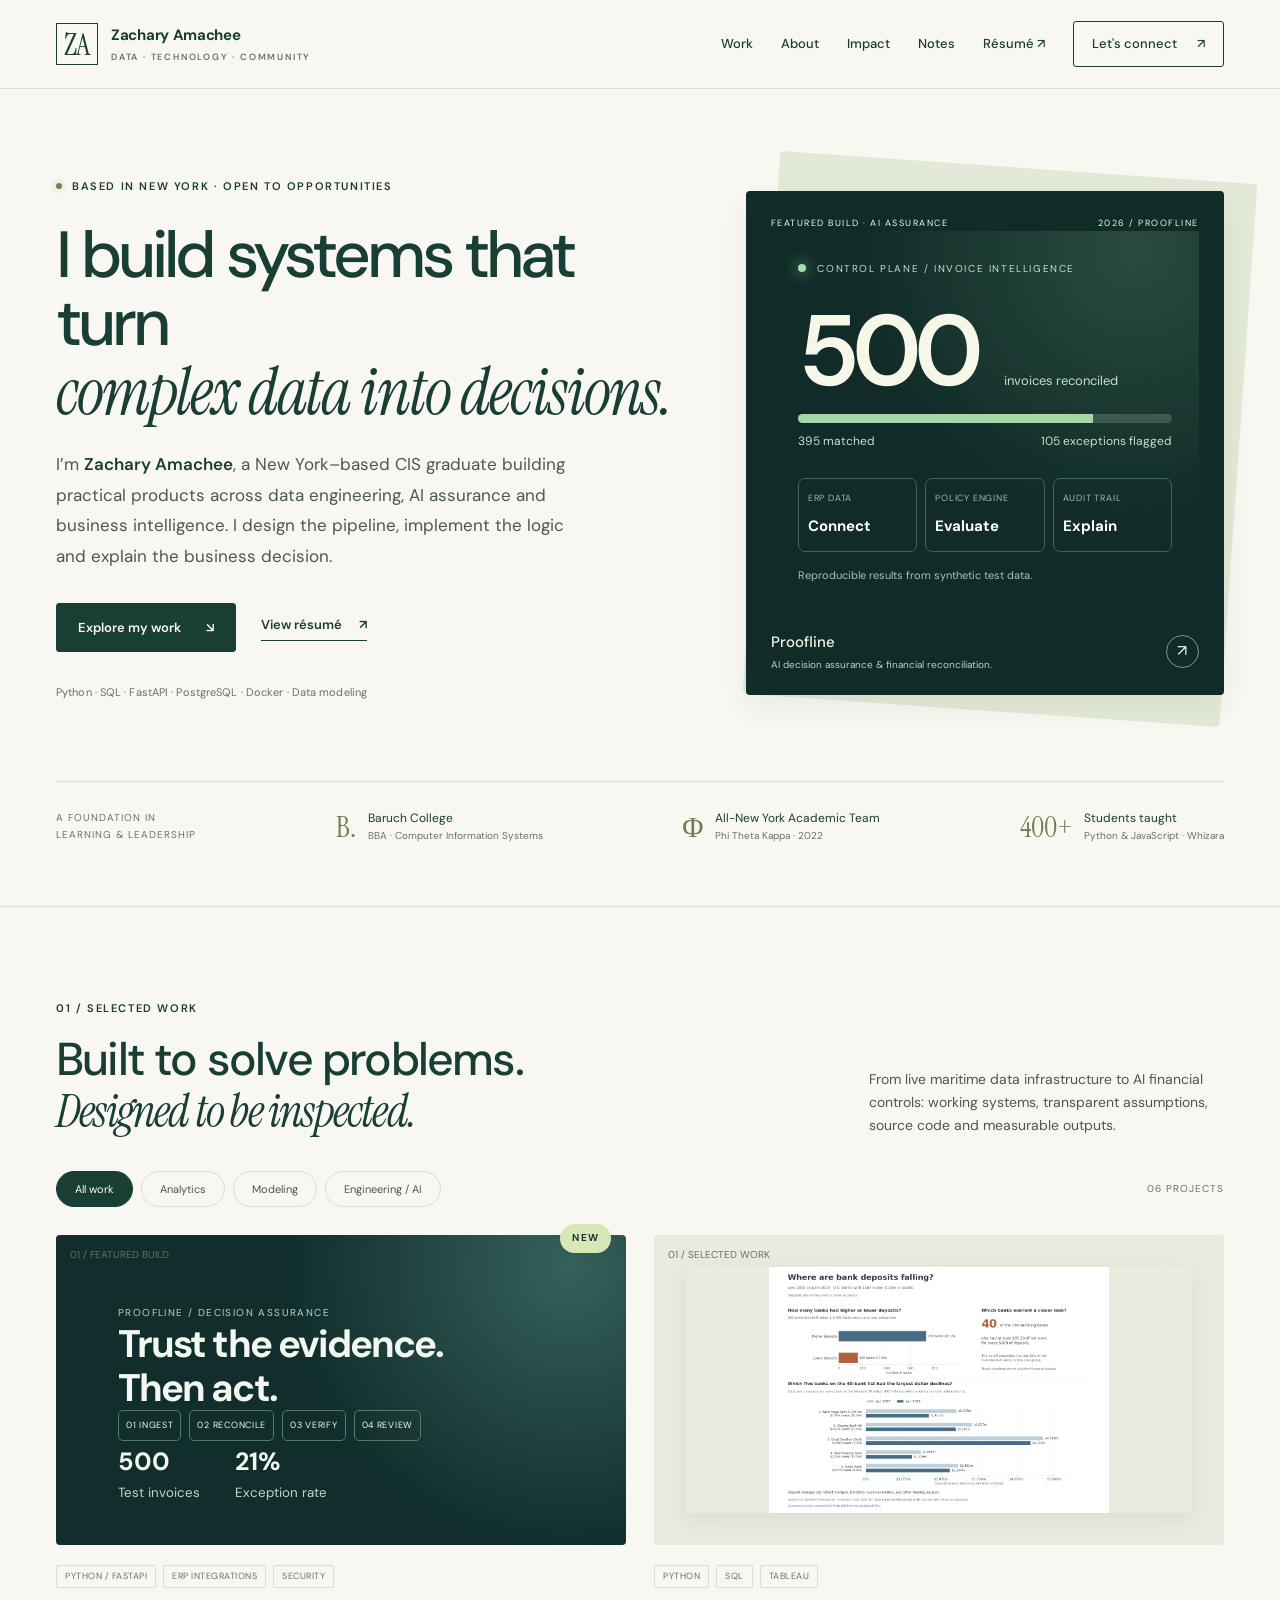
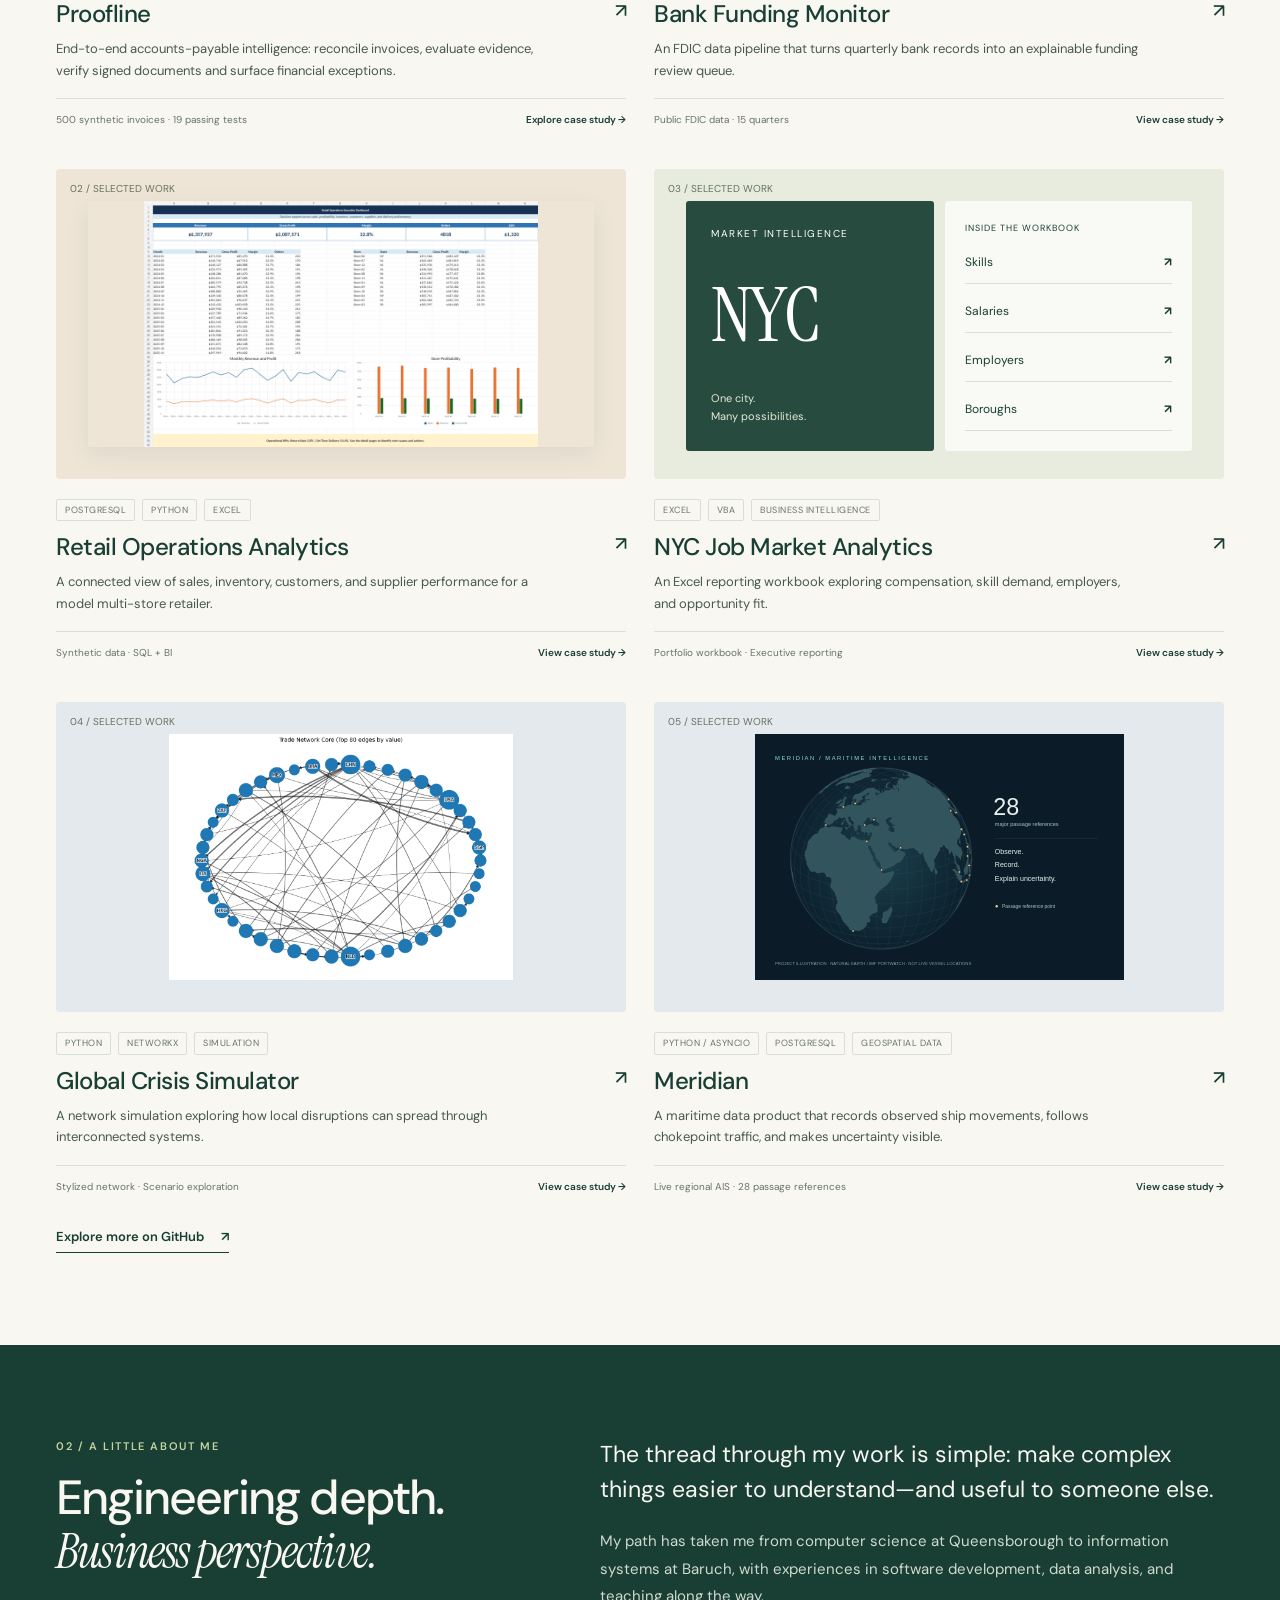
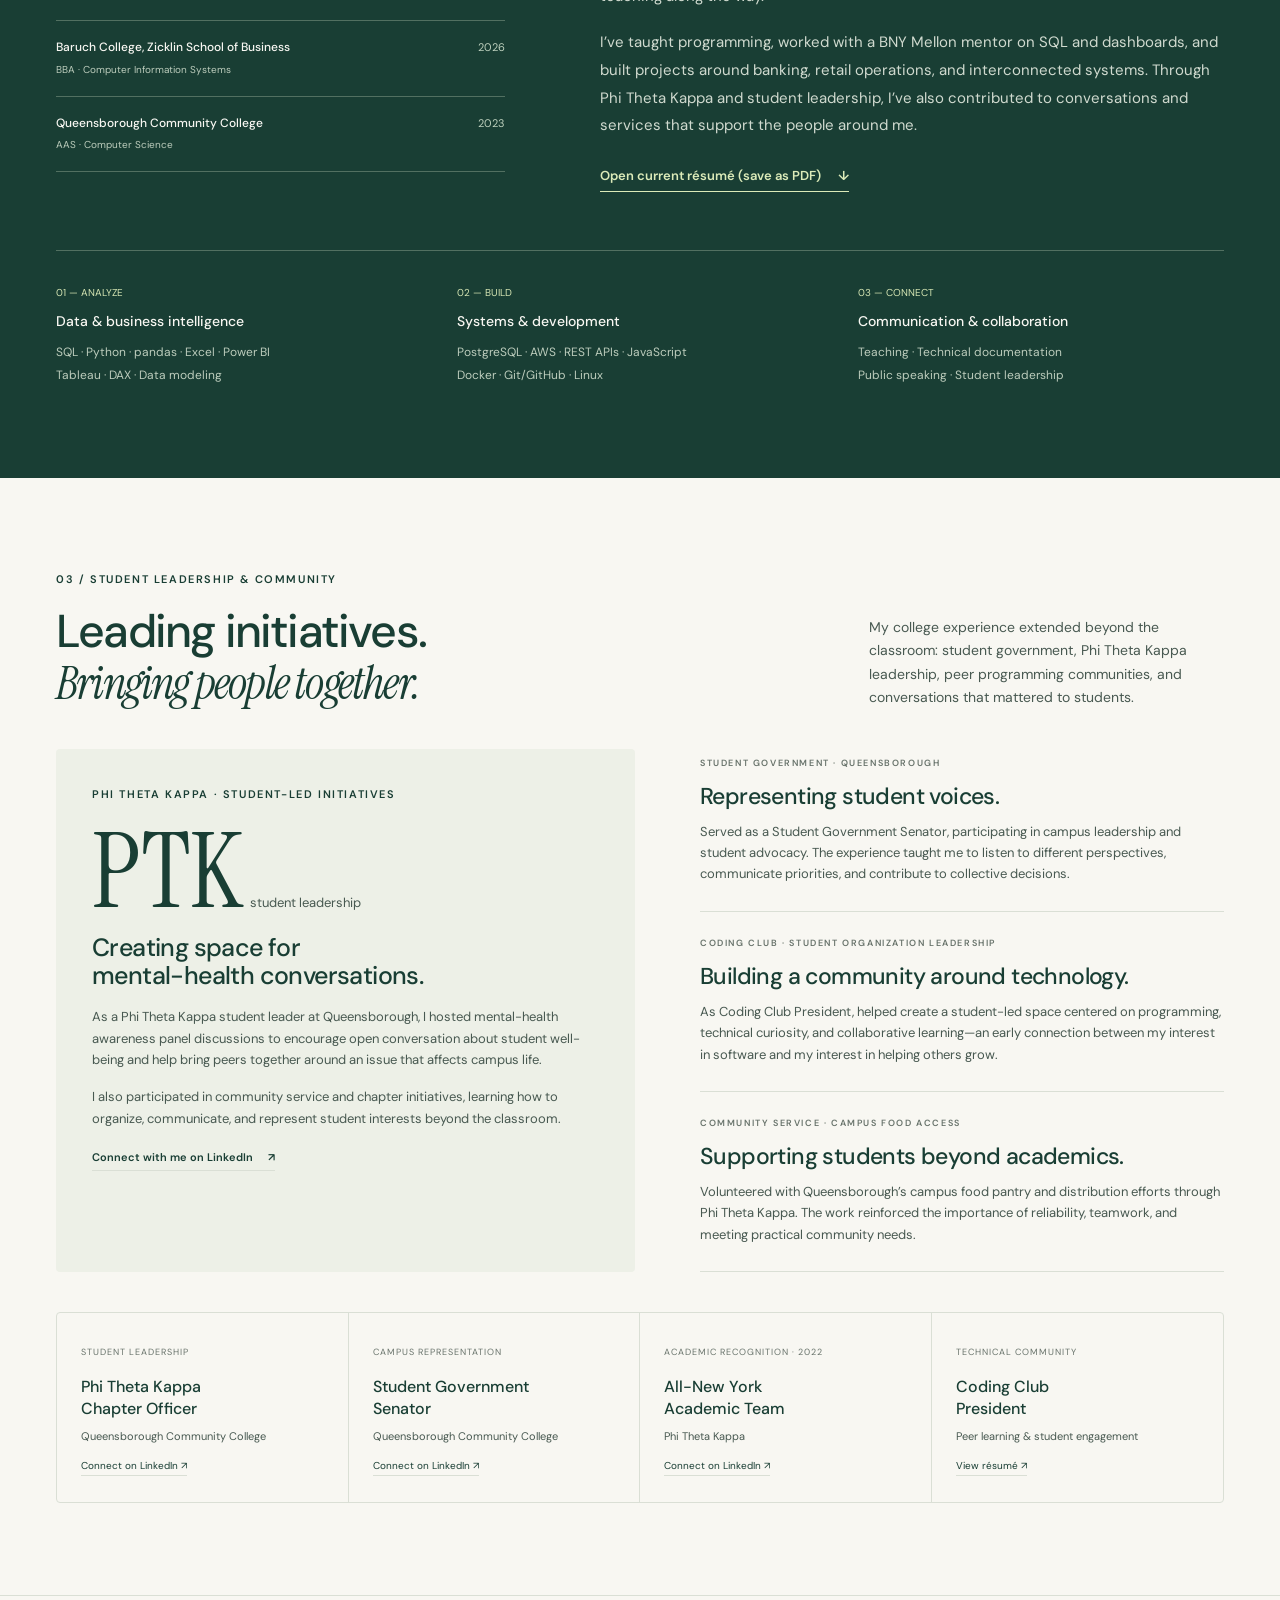
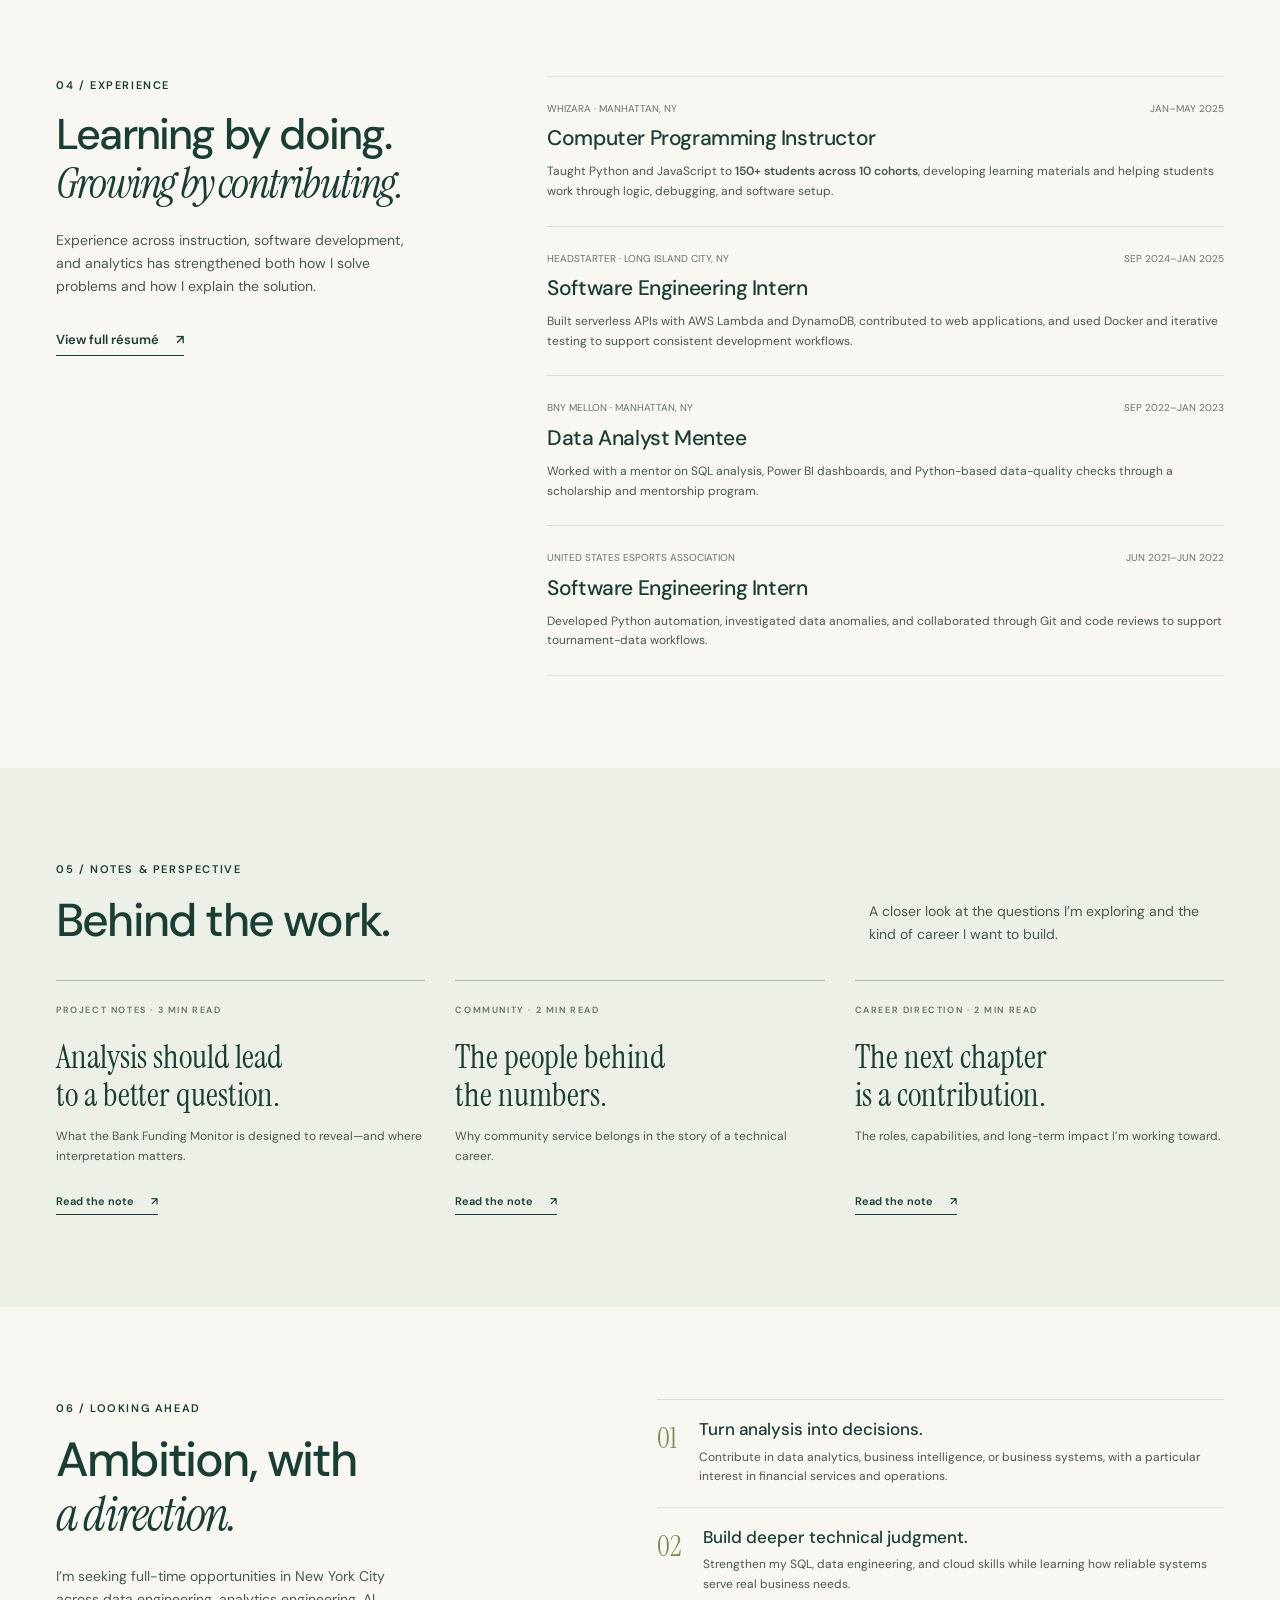
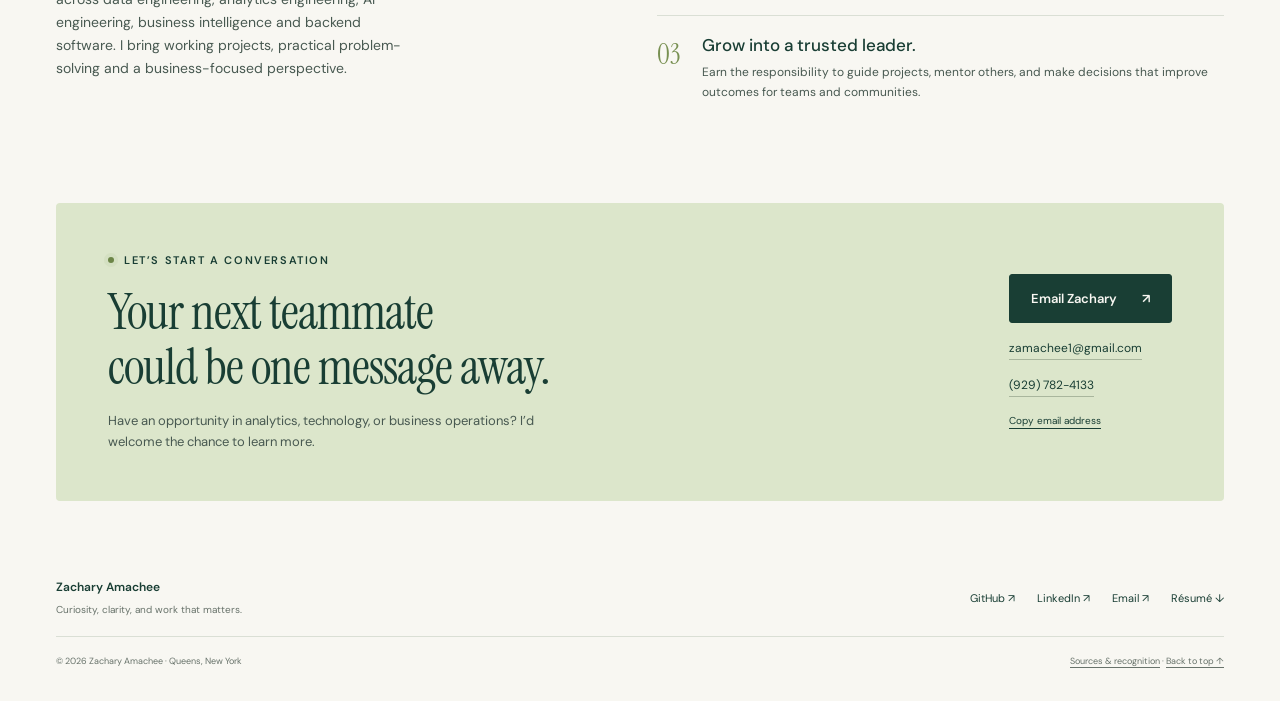
<file: index.html>
<!doctype html><html lang="en"><head><meta charset="utf-8"><meta name="viewport" content="width=device-width,initial-scale=1"><title>Zachary Amachee | Data Engineer & AI Systems Builder</title><meta name="description" content="Zachary Amachee builds data pipelines, AI assurance systems and decision intelligence products. Explore Proofline, Meridian and financial analytics projects. Open to NYC data and software opportunities."><meta name="theme-color" content="#193e34"><link rel="canonical" href="https://zachetc.github.io/"><meta property="og:type" content="website"><meta property="og:title" content="Zachary Amachee | Data, Technology &amp; Community"><meta property="og:description" content="Meet Zachary Amachee, a Baruch College CIS graduate exploring data analytics, business intelligence, and technology through projects and community leadership."><meta property="og:url" content="https://zachetc.github.io/"><meta property="og:image" content="https://zachetc.github.io/assets/social-card.png"><meta name="twitter:card" content="summary_large_image"><link rel="icon" href="/assets/favicon.svg" type="image/svg+xml"><link rel="stylesheet" href="/styles.css"><script type="application/ld+json">{"@context": "https://schema.org", "@type": "Person", "name": "Zachary Amachee", "url": "https://zachetc.github.io", "sameAs": ["https://github.com/Zachetc", "https://www.linkedin.com/in/zacharyamachee/"], "email": "mailto:zamachee1@gmail.com", "alumniOf": [{"@type": "CollegeOrUniversity", "name": "Baruch College"}, {"@type": "CollegeOrUniversity", "name": "Queensborough Community College"}]}</script><script defer src="/app.js"></script></head><body><a class="skip" href="#main">Skip to content</a><header class="site-header"><div class="container header-inner">
    <a class="brand" href="/" aria-label="Zachary Amachee home"><span class="monogram" aria-hidden="true">ZA</span><span>Zachary Amachee<small>Data · Technology · Community</small></span></a>
    <button class="menu-button" aria-controls="main-navigation" aria-expanded="false">Menu +</button>
    <nav class="desktop-nav" id="main-navigation" aria-label="Main navigation"><a href="/#work">Work</a><a href="/#about">About</a><a href="/#impact">Impact</a><a href="/#notes">Notes</a><a href="/resume-september-2026.html" target="_blank" rel="noopener">Résumé ↗</a><a class="nav-contact" href="/#contact">Let's connect <span class="arrow" aria-hidden="true">↗</span></a></nav>
    </div></header><main id="main">
<section class="hero"><div class="container"><div class="hero-grid"><div class="hero-copy"><div class="eyebrow"><span class="dot"></span>Based in New York · Open to opportunities</div><h1>I build systems that turn<br><em>complex data into decisions.</em></h1><p>I’m <strong>Zachary Amachee</strong>, a New York–based CIS graduate building practical products across data engineering, AI assurance and business intelligence. I design the pipeline, implement the logic and explain the business decision.</p><div class="actions"><a class="button" href="#work">Explore my work <span aria-hidden="true">↘</span></a><a class="text-link" href="/resume-september-2026.html" target="_blank" rel="noopener">View résumé <span class="arrow" aria-hidden="true">↗</span></a></div><div class="hero-footnote">Python · SQL · FastAPI · PostgreSQL · Docker · Data modeling</div></div><div class="hero-showcase"><a class="feature-panel hero-proofline" href="/work/proofline.html"><div class="feature-top"><span>FEATURED BUILD · AI ASSURANCE</span><span>2026 / PROOFLINE</span></div><div class="proofline-showcase"><div class="proofline-signal"><span class="signal-dot"></span> CONTROL PLANE / INVOICE INTELLIGENCE</div><div class="proofline-big">500 <small>invoices reconciled</small></div><div class="proofline-track"><span style="width:79%"></span></div><div class="proofline-split"><span>395 matched</span><span>105 exceptions flagged</span></div><div class="proofline-grid"><div>ERP DATA<br><strong>Connect</strong></div><div>POLICY ENGINE<br><strong>Evaluate</strong></div><div>AUDIT TRAIL<br><strong>Explain</strong></div></div><p class="proofline-disclaimer">Reproducible results from synthetic test data.</p></div><div class="feature-bottom"><div><strong>Proofline</strong><small>AI decision assurance & financial reconciliation.</small></div><span class="round-arrow" aria-hidden="true">↗</span></div></a></div></div><div class="hero-bottom"><p>A foundation in<br>learning &amp; leadership</p><div class="credential"><span class="credential-symbol" aria-hidden="true">B.</span><span>Baruch College<small>BBA · Computer Information Systems</small></span></div><div class="credential"><span class="credential-symbol" aria-hidden="true">Φ</span><span>All-New York Academic Team<small>Phi Theta Kappa · 2022</small></span></div><div class="credential"><span class="credential-symbol" aria-hidden="true">400+</span><span>Students taught<small>Python &amp; JavaScript · Whizara</small></span></div></div></div></section>
<section class="section work" id="work"><div class="container"><div class="section-head"><div><div class="eyebrow">01 / Selected work</div><h2>Built to solve problems.<br><em>Designed to be inspected.</em></h2></div><p class="section-intro">From live maritime data infrastructure to AI financial controls: working systems, transparent assumptions, source code and measurable outputs.</p></div><div class="filter-bar" role="group" aria-label="Filter projects"><button class="filter" data-filter="all" aria-pressed="true">All work</button><button class="filter" data-filter="analytics" aria-pressed="false">Analytics</button><button class="filter" data-filter="modeling" aria-pressed="false">Modeling</button><button class="filter" data-filter="engineering" aria-pressed="false">Engineering / AI</button><span class="filter-count" aria-live="polite">06 projects</span></div><div class="project-grid"><article class="project-card project-card-featured" data-category="engineering"><a class="project-image proofline-art" href="/work/proofline.html" aria-label="Explore Proofline"><span class="project-number">01 / FEATURED BUILD</span><div class="proofline-art-inner"><span class="proofline-art-kicker">PROOFLINE / DECISION ASSURANCE</span><strong>Trust the evidence.<br>Then act.</strong><div class="proofline-art-steps"><span>01 INGEST</span><span>02 RECONCILE</span><span>03 VERIFY</span><span>04 REVIEW</span></div><div class="proofline-art-metrics"><div><b>500</b><small>Test invoices</small></div><div><b>21%</b><small>Exception rate</small></div></div></div></a><div class="card-meta"><span class="tag">Python / FastAPI</span><span class="tag">ERP integrations</span><span class="tag">Security</span></div><h3><a href="/work/proofline.html">Proofline <span class="arrow" aria-hidden="true">↗</span></a></h3><p>End-to-end accounts-payable intelligence: reconcile invoices, evaluate evidence, verify signed documents and surface financial exceptions.</p><div class="card-detail"><span>500 synthetic invoices · 19 passing tests</span><a href="/work/proofline.html">Explore case study →</a></div></article><article class="project-card" data-category="analytics"><a class="project-image bank" href="/work/bank-funding-monitor.html" aria-label="Explore Bank Funding Monitor"><span class="project-number">01 / SELECTED WORK</span><img src="/assets/bank-dashboard.png" alt="Bank Funding Monitor companion dashboard showing deposit changes and the bank review queue." loading="lazy" width="1000" height="700"></a><div class="card-meta"><span class="tag">Python</span><span class="tag">SQL</span><span class="tag">Tableau</span></div><h3><a href="/work/bank-funding-monitor.html">Bank Funding Monitor <span class="arrow" aria-hidden="true">↗</span></a></h3><p>An FDIC data pipeline that turns quarterly bank records into an explainable funding review queue.</p><div class="card-detail"><span>Public FDIC data · 15 quarters</span><a href="/work/bank-funding-monitor.html">View case study →</a></div></article><article class="project-card" data-category="analytics"><a class="project-image retail" href="/work/retail-operations.html" aria-label="Explore Retail Operations Analytics"><span class="project-number">02 / SELECTED WORK</span><img src="/assets/retail-dashboard.png" alt="Actual Retail Operations Analytics executive dashboard, based on synthetic retail data." loading="lazy" width="1000" height="700"></a><div class="card-meta"><span class="tag">PostgreSQL</span><span class="tag">Python</span><span class="tag">Excel</span></div><h3><a href="/work/retail-operations.html">Retail Operations Analytics <span class="arrow" aria-hidden="true">↗</span></a></h3><p>A connected view of sales, inventory, customers, and supplier performance for a model multi-store retailer.</p><div class="card-detail"><span>Synthetic data · SQL + BI</span><a href="/work/retail-operations.html">View case study →</a></div></article><article class="project-card" data-category="analytics"><a class="project-image bank" href="/work/nyc-job-market.html" aria-label="Explore NYC Job Market Analytics"><span class="project-number">03 / SELECTED WORK</span><div class="nyc-art" role="img" aria-label="NYC Job Market Analytics: workbook topics include skills, salaries, employers, and boroughs."><div class="nyc-main"><span>Market intelligence</span><b>NYC</b><small>One city.<br>Many possibilities.</small></div><div class="nyc-topics"><small>Inside the workbook</small><span>Skills <b>↗</b></span><span>Salaries <b>↗</b></span><span>Employers <b>↗</b></span><span>Boroughs <b>↗</b></span></div></div></a><div class="card-meta"><span class="tag">Excel</span><span class="tag">VBA</span><span class="tag">Business intelligence</span></div><h3><a href="/work/nyc-job-market.html">NYC Job Market Analytics <span class="arrow" aria-hidden="true">↗</span></a></h3><p>An Excel reporting workbook exploring compensation, skill demand, employers, and opportunity fit.</p><div class="card-detail"><span>Portfolio workbook · Executive reporting</span><a href="/work/nyc-job-market.html">View case study →</a></div></article><article class="project-card" data-category="modeling"><a class="project-image crisis" href="/work/global-crisis-simulator.html" aria-label="Explore Global Crisis Simulator"><span class="project-number">04 / SELECTED WORK</span><img src="/assets/crisis-network.png" alt="Sample trade-style dependency network from the Global Crisis Simulator repository." loading="lazy" width="1000" height="700"></a><div class="card-meta"><span class="tag">Python</span><span class="tag">NetworkX</span><span class="tag">Simulation</span></div><h3><a href="/work/global-crisis-simulator.html">Global Crisis Simulator <span class="arrow" aria-hidden="true">↗</span></a></h3><p>A network simulation exploring how local disruptions can spread through interconnected systems.</p><div class="card-detail"><span>Stylized network · Scenario exploration</span><a href="/work/global-crisis-simulator.html">View case study →</a></div></article><article class="project-card" data-category="engineering"><a class="project-image crisis" href="/work/meridian.html" aria-label="Explore Meridian Maritime Intelligence"><span class="project-number">05 / SELECTED WORK</span><img src="/assets/meridian-map.svg" alt="Meridian globe illustration with major maritime passage reference points." loading="lazy" width="1200" height="800"></a><div class="card-meta"><span class="tag">Python / asyncio</span><span class="tag">PostgreSQL</span><span class="tag">Geospatial data</span></div><h3><a href="/work/meridian.html">Meridian <span class="arrow" aria-hidden="true">↗</span></a></h3><p>A maritime data product that records observed ship movements, follows chokepoint traffic, and makes uncertainty visible.</p><div class="card-detail"><span>Live regional AIS · 28 passage references</span><a href="/work/meridian.html">View case study →</a></div></article></div><div class="actions"><a class="text-link" href="https://github.com/Zachetc" target="_blank" rel="noopener noreferrer">Explore more on GitHub <span class="arrow" aria-hidden="true">↗</span></a></div></div></section>
<section class="section about" id="about"><div class="container"><div class="about-grid"><div><div class="eyebrow">02 / A little about me</div><h2>Engineering depth.<br><em>Business perspective.</em></h2><div class="education"><div class="education-row"><div><strong>Baruch College, Zicklin School of Business</strong><small>BBA · Computer Information Systems</small></div><span>2026</span></div><div class="education-row"><div><strong>Queensborough Community College</strong><small>AAS · Computer Science</small></div><span>2023</span></div></div></div><div><p class="about-lead">The thread through my work is simple: make complex things easier to understand—and useful to someone else.</p><p>My path has taken me from computer science at Queensborough to information systems at Baruch, with experiences in software development, data analysis, and teaching along the way.</p><p>I’ve taught programming, worked with a BNY Mellon mentor on SQL and dashboards, and built projects around banking, retail operations, and interconnected systems. Through Phi Theta Kappa and student leadership, I’ve also contributed to conversations and services that support the people around me.</p><a class="text-link" href="/resume-september-2026.html">Open current résumé (save as PDF) <span aria-hidden="true">↓</span></a></div></div><div class="skills"><div><span class="skill-label">01 — ANALYZE</span><h3>Data &amp; business intelligence</h3><p>SQL · Python · pandas · Excel · Power BI<br>Tableau · DAX · Data modeling</p></div><div><span class="skill-label">02 — BUILD</span><h3>Systems &amp; development</h3><p>PostgreSQL · AWS · REST APIs · JavaScript<br>Docker · Git/GitHub · Linux</p></div><div><span class="skill-label">03 — CONNECT</span><h3>Communication &amp; collaboration</h3><p>Teaching · Technical documentation<br>Public speaking · Student leadership</p></div></div></div></section>
<section class="section" id="impact"><div class="container"><div class="section-head"><div><div class="eyebrow">03 / Student leadership &amp; community</div><h2>Leading initiatives.<br><em>Bringing people together.</em></h2></div><p class="section-intro">My college experience extended beyond the classroom: student government, Phi Theta Kappa leadership, peer programming communities, and conversations that mattered to students.</p></div><div class="impact-top"><article class="impact-feature"><div class="eyebrow">Phi Theta Kappa · Student-led initiatives</div><div class="big-number">PTK<span>student leadership</span></div><h3>Creating space for<br>mental-health conversations.</h3><p>As a Phi Theta Kappa student leader at Queensborough, I hosted mental-health awareness panel discussions to encourage open conversation about student well-being and help bring peers together around an issue that affects campus life.</p><p>I also participated in community service and chapter initiatives, learning how to organize, communicate, and represent student interests beyond the classroom.</p><a class="source-link" href="https://www.linkedin.com/in/zacharyamachee/" target="_blank" rel="noopener noreferrer">Connect with me on LinkedIn <span class="arrow" aria-hidden="true">↗</span></a></article><div class="impact-stories"><article class="impact-story"><div class="eyebrow">Student government · Queensborough</div><h3>Representing student voices.</h3><p>Served as a Student Government Senator, participating in campus leadership and student advocacy. The experience taught me to listen to different perspectives, communicate priorities, and contribute to collective decisions.</p></article><article class="impact-story"><div class="eyebrow">Coding Club · Student organization leadership</div><h3>Building a community around technology.</h3><p>As Coding Club President, helped create a student-led space centered on programming, technical curiosity, and collaborative learning—an early connection between my interest in software and my interest in helping others grow.</p></article><article class="impact-story"><div class="eyebrow">Community service · Campus food access</div><h3>Supporting students beyond academics.</h3><p>Volunteered with Queensborough’s campus food pantry and distribution efforts through Phi Theta Kappa. The work reinforced the importance of reliability, teamwork, and meeting practical community needs.</p></article></div></div><div class="honors"><article class="honor"><small>Student leadership</small><h3>Phi Theta Kappa<br>Chapter Officer</h3><p>Queensborough Community College</p><a href="https://www.linkedin.com/in/zacharyamachee/" target="_blank" rel="noopener noreferrer">Connect on LinkedIn <span class="arrow" aria-hidden="true">↗</span></a></article><article class="honor"><small>Campus representation</small><h3>Student Government<br>Senator</h3><p>Queensborough Community College</p><a href="https://www.linkedin.com/in/zacharyamachee/" target="_blank" rel="noopener noreferrer">Connect on LinkedIn <span class="arrow" aria-hidden="true">↗</span></a></article><article class="honor"><small>Academic recognition · 2022</small><h3>All-New York<br>Academic Team</h3><p>Phi Theta Kappa</p><a href="https://www.linkedin.com/in/zacharyamachee/" target="_blank" rel="noopener noreferrer">Connect on LinkedIn <span class="arrow" aria-hidden="true">↗</span></a></article><article class="honor"><small>Technical community</small><h3>Coding Club<br>President</h3><p>Peer learning &amp; student engagement</p><a href="/resume-september-2026.html" target="_blank" rel="noopener noreferrer">View résumé <span class="arrow" aria-hidden="true">↗</span></a></article></div></div></section>
<section class="section experience" id="experience"><div class="container experience-grid"><div><div class="eyebrow">04 / Experience</div><h2>Learning by doing.<br><em>Growing by contributing.</em></h2><p class="section-intro">Experience across instruction, software development, and analytics has strengthened both how I solve problems and how I explain the solution.</p><div class="actions"><a class="text-link" href="/resume-september-2026.html" target="_blank" rel="noopener">View full résumé <span class="arrow" aria-hidden="true">↗</span></a></div></div><div class="experience-list"><article class="experience-row"><div class="experience-meta"><span>WHIZARA · MANHATTAN, NY</span><span>JAN–MAY 2025</span></div><h3>Computer Programming Instructor</h3><p>Taught Python and JavaScript to <strong>150+ students across 10 cohorts</strong>, developing learning materials and helping students work through logic, debugging, and software setup.</p></article><article class="experience-row"><div class="experience-meta"><span>HEADSTARTER · LONG ISLAND CITY, NY</span><span>SEP 2024–JAN 2025</span></div><h3>Software Engineering Intern</h3><p>Built serverless APIs with AWS Lambda and DynamoDB, contributed to web applications, and used Docker and iterative testing to support consistent development workflows.</p></article><article class="experience-row"><div class="experience-meta"><span>BNY MELLON · MANHATTAN, NY</span><span>SEP 2022–JAN 2023</span></div><h3>Data Analyst Mentee</h3><p>Worked with a mentor on SQL analysis, Power BI dashboards, and Python-based data-quality checks through a scholarship and mentorship program.</p></article><article class="experience-row"><div class="experience-meta"><span>UNITED STATES ESPORTS ASSOCIATION</span><span>JUN 2021–JUN 2022</span></div><h3>Software Engineering Intern</h3><p>Developed Python automation, investigated data anomalies, and collaborated through Git and code reviews to support tournament-data workflows.</p></article></div></div></section>
<section class="section notes" id="notes"><div class="container"><div class="section-head"><div><div class="eyebrow">05 / Notes &amp; perspective</div><h2>Behind the work.</h2></div><p class="section-intro">A closer look at the questions I’m exploring and the kind of career I want to build.</p></div><div class="notes-grid"><article class="note-card"><div class="eyebrow">Project notes · 3 min read</div><h3>Analysis should lead<br>to a better question.</h3><p>What the Bank Funding Monitor is designed to reveal—and where interpretation matters.</p><a class="text-link" href="/notes/better-questions.html">Read the note <span class="arrow" aria-hidden="true">↗</span></a></article><article class="note-card"><div class="eyebrow">Community · 2 min read</div><h3>The people behind<br>the numbers.</h3><p>Why community service belongs in the story of a technical career.</p><a class="text-link" href="/notes/people-behind-the-numbers.html">Read the note <span class="arrow" aria-hidden="true">↗</span></a></article><article class="note-card"><div class="eyebrow">Career direction · 2 min read</div><h3>The next chapter<br>is a contribution.</h3><p>The roles, capabilities, and long-term impact I’m working toward.</p><a class="text-link" href="/notes/the-next-chapter.html">Read the note <span class="arrow" aria-hidden="true">↗</span></a></article></div></div></section>
<section class="section next"><div class="container next-grid"><div><div class="eyebrow">06 / Looking ahead</div><h2>Ambition, with<br><em>a direction.</em></h2><p class="section-intro" style="margin-top:23px">I’m seeking full-time opportunities in New York City across data engineering, analytics engineering, AI engineering, business intelligence and backend software. I bring working projects, practical problem-solving and a business-focused perspective.</p></div><div><article class="goal"><span>01</span><div><h3>Turn analysis into decisions.</h3><p>Contribute in data analytics, business intelligence, or business systems, with a particular interest in financial services and operations.</p></div></article><article class="goal"><span>02</span><div><h3>Build deeper technical judgment.</h3><p>Strengthen my SQL, data engineering, and cloud skills while learning how reliable systems serve real business needs.</p></div></article><article class="goal"><span>03</span><div><h3>Grow into a trusted leader.</h3><p>Earn the responsibility to guide projects, mentor others, and make decisions that improve outcomes for teams and communities.</p></div></article></div></div></section>
<section class="contact" id="contact"><div class="container"><div class="contact-inner"><div><div class="eyebrow"><span class="dot"></span>Let’s start a conversation</div><h2>Your next teammate<br>could be one message away.</h2><p>Have an opportunity in analytics, technology, or business operations? I’d welcome the chance to learn more.</p></div><div class="contact-actions"><a class="button" href="mailto:zamachee1@gmail.com?subject=Let%27s%20connect">Email Zachary <span class="arrow" aria-hidden="true">↗</span></a><a href="mailto:zamachee1@gmail.com">zamachee1@gmail.com</a><a href="tel:+19297824133">(929) 782-4133</a><button class="copy-button">Copy email address</button><span id="copy-status" class="sr-only" role="status" aria-live="polite"></span></div></div></div></section>
</main><footer class="site-footer"><div class="container"><div class="footer-top"><div class="footer-name">Zachary Amachee<small>Curiosity, clarity, and work that matters.</small></div><div class="footer-links"><a class="" href="https://github.com/Zachetc" target="_blank" rel="noopener noreferrer">GitHub <span class="arrow" aria-hidden="true">↗</span></a><a class="" href="https://www.linkedin.com/in/zacharyamachee/" target="_blank" rel="noopener noreferrer">LinkedIn <span class="arrow" aria-hidden="true">↗</span></a><a href="mailto:zamachee1@gmail.com">Email ↗</a><a href="/resume-september-2026.html" download>Résumé ↓</a></div></div><div class="footer-bottom"><span>© 2026 Zachary Amachee · Queens, New York</span><span><a href="/sources.html">Sources &amp; recognition</a> · <a href="#main">Back to top ↑</a></span></div></div></footer></body></html>
</file>
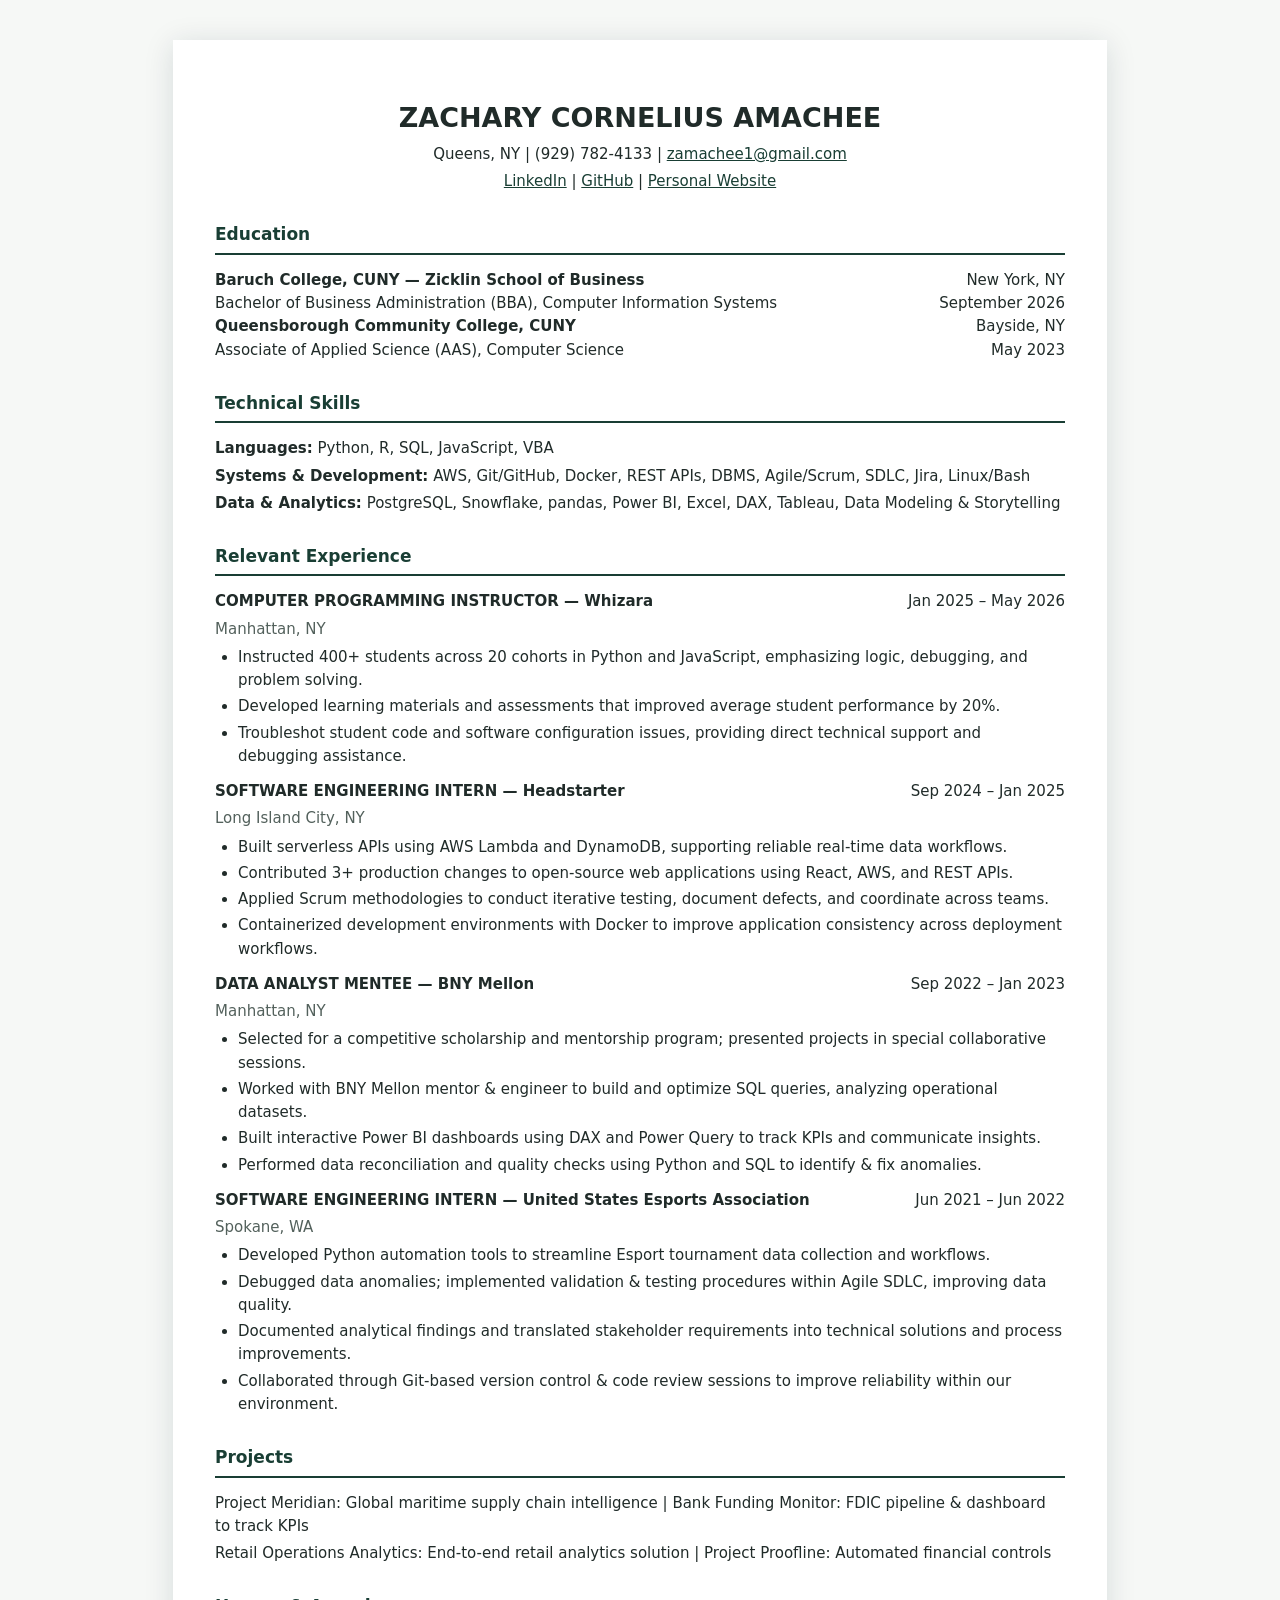
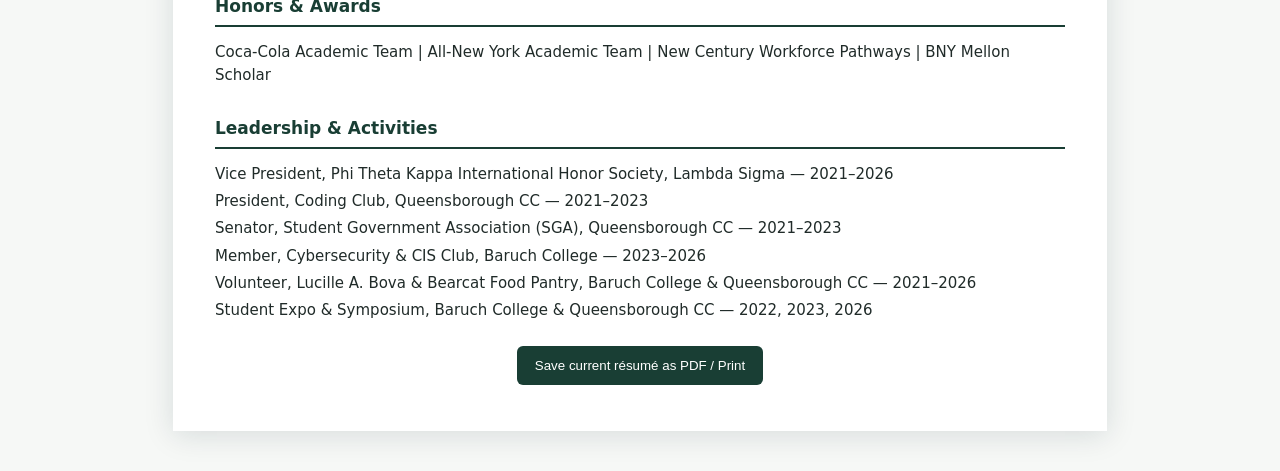
<file: resume-september-2026.html>
<!doctype html><html lang="en"><head><meta charset="utf-8"><meta name="viewport" content="width=device-width,initial-scale=1"><title>Résumé | Zachary Cornelius Amachee</title><meta name="description" content="Current résumé of Zachary Cornelius Amachee, Baruch College CIS graduate."><link rel="canonical" href="https://zachetc.github.io/resume.html"><style>body{font:15px/1.55 system-ui,Arial,sans-serif;color:#202b29;background:#f6f8f6;margin:0}main{max-width:850px;margin:40px auto;padding:42px;background:white;box-shadow:0 4px 28px #1232}h1{text-align:center;font-size:27px;margin:0}h2{font-size:17px;color:#193e34;border-bottom:2px solid #193e34;padding-bottom:5px;margin-top:28px}h3{font-size:15px;margin:17px 0 0}p{margin:4px 0}ul{margin:5px 0 12px;padding-left:23px}li{margin:3px 0}.center{text-align:center}.muted{color:#53615c}.entry{display:flex;justify-content:space-between;gap:15px}.entry span:last-child{white-space:nowrap}.top{margin:15px 0 25px}.top a{color:#193e34}@media(max-width:650px){main{margin:0;padding:22px}.entry{display:block}.entry span:last-child{white-space:normal}}@media print{button{display:none}body{background:white;font-size:10pt}main{margin:0;padding:0;box-shadow:none}a{color:inherit}}</style></head><body><main><div class="top"><h1>ZACHARY CORNELIUS AMACHEE</h1><p class="center">Queens, NY | (929) 782-4133 | <a href="mailto:zamachee1@gmail.com">zamachee1@gmail.com</a></p><p class="center"><a href="https://www.linkedin.com/in/zacharyamachee/">LinkedIn</a> | <a href="https://github.com/Zachetc">GitHub</a> | <a href="https://zachetc.github.io/">Personal Website</a></p></div><h2>Education</h2><div class="entry"><strong>Baruch College, CUNY — Zicklin School of Business</strong><span>New York, NY</span></div><div class="entry"><span>Bachelor of Business Administration (BBA), Computer Information Systems</span><span>September 2026</span></div><div class="entry"><strong>Queensborough Community College, CUNY</strong><span>Bayside, NY</span></div><div class="entry"><span>Associate of Applied Science (AAS), Computer Science</span><span>May 2023</span></div><h2>Technical Skills</h2><p><strong>Languages:</strong> Python, R, SQL, JavaScript, VBA</p><p><strong>Systems &amp; Development:</strong> AWS, Git/GitHub, Docker, REST APIs, DBMS, Agile/Scrum, SDLC, Jira, Linux/Bash</p><p><strong>Data &amp; Analytics:</strong> PostgreSQL, Snowflake, pandas, Power BI, Excel, DAX, Tableau, Data Modeling &amp; Storytelling</p><h2>Relevant Experience</h2><div class="entry"><strong>COMPUTER PROGRAMMING INSTRUCTOR — Whizara</strong><span>Jan 2025 – May 2026</span></div><p class="muted">Manhattan, NY</p><ul><li>Instructed 400+ students across 20 cohorts in Python and JavaScript, emphasizing logic, debugging, and problem solving.</li><li>Developed learning materials and assessments that improved average student performance by 20%.</li><li>Troubleshot student code and software configuration issues, providing direct technical support and debugging assistance.</li></ul><div class="entry"><strong>SOFTWARE ENGINEERING INTERN — Headstarter</strong><span>Sep 2024 – Jan 2025</span></div><p class="muted">Long Island City, NY</p><ul><li>Built serverless APIs using AWS Lambda and DynamoDB, supporting reliable real-time data workflows.</li><li>Contributed 3+ production changes to open-source web applications using React, AWS, and REST APIs.</li><li>Applied Scrum methodologies to conduct iterative testing, document defects, and coordinate across teams.</li><li>Containerized development environments with Docker to improve application consistency across deployment workflows.</li></ul><div class="entry"><strong>DATA ANALYST MENTEE — BNY Mellon</strong><span>Sep 2022 – Jan 2023</span></div><p class="muted">Manhattan, NY</p><ul><li>Selected for a competitive scholarship and mentorship program; presented projects in special collaborative sessions.</li><li>Worked with BNY Mellon mentor &amp; engineer to build and optimize SQL queries, analyzing operational datasets.</li><li>Built interactive Power BI dashboards using DAX and Power Query to track KPIs and communicate insights.</li><li>Performed data reconciliation and quality checks using Python and SQL to identify &amp; fix anomalies.</li></ul><div class="entry"><strong>SOFTWARE ENGINEERING INTERN — United States Esports Association</strong><span>Jun 2021 – Jun 2022</span></div><p class="muted">Spokane, WA</p><ul><li>Developed Python automation tools to streamline Esport tournament data collection and workflows.</li><li>Debugged data anomalies; implemented validation &amp; testing procedures within Agile SDLC, improving data quality.</li><li>Documented analytical findings and translated stakeholder requirements into technical solutions and process improvements.</li><li>Collaborated through Git-based version control &amp; code review sessions to improve reliability within our environment.</li></ul><h2>Projects</h2><p>Project Meridian: Global maritime supply chain intelligence | Bank Funding Monitor: FDIC pipeline &amp; dashboard to track KPIs</p><p>Retail Operations Analytics: End-to-end retail analytics solution | Project Proofline: Automated financial controls</p><h2>Honors &amp; Awards</h2><p>Coca-Cola Academic Team | All-New York Academic Team | New Century Workforce Pathways | BNY Mellon Scholar</p><h2>Leadership &amp; Activities</h2><p>Vice President, Phi Theta Kappa International Honor Society, Lambda Sigma — 2021–2026</p><p>President, Coding Club, Queensborough CC — 2021–2023</p><p>Senator, Student Government Association (SGA), Queensborough CC — 2021–2023</p><p>Member, Cybersecurity &amp; CIS Club, Baruch College — 2023–2026</p><p>Volunteer, Lucille A. Bova &amp; Bearcat Food Pantry, Baruch College &amp; Queensborough CC — 2021–2026</p><p>Student Expo &amp; Symposium, Baruch College &amp; Queensborough CC — 2022, 2023, 2026</p><p class="center" style="margin-top:24px"><button onclick="window.print()" style="padding:12px 18px;background:#193e34;color:white;border:0;border-radius:6px;cursor:pointer">Save current résumé as PDF / Print</button></p></main></body></html>
</file>
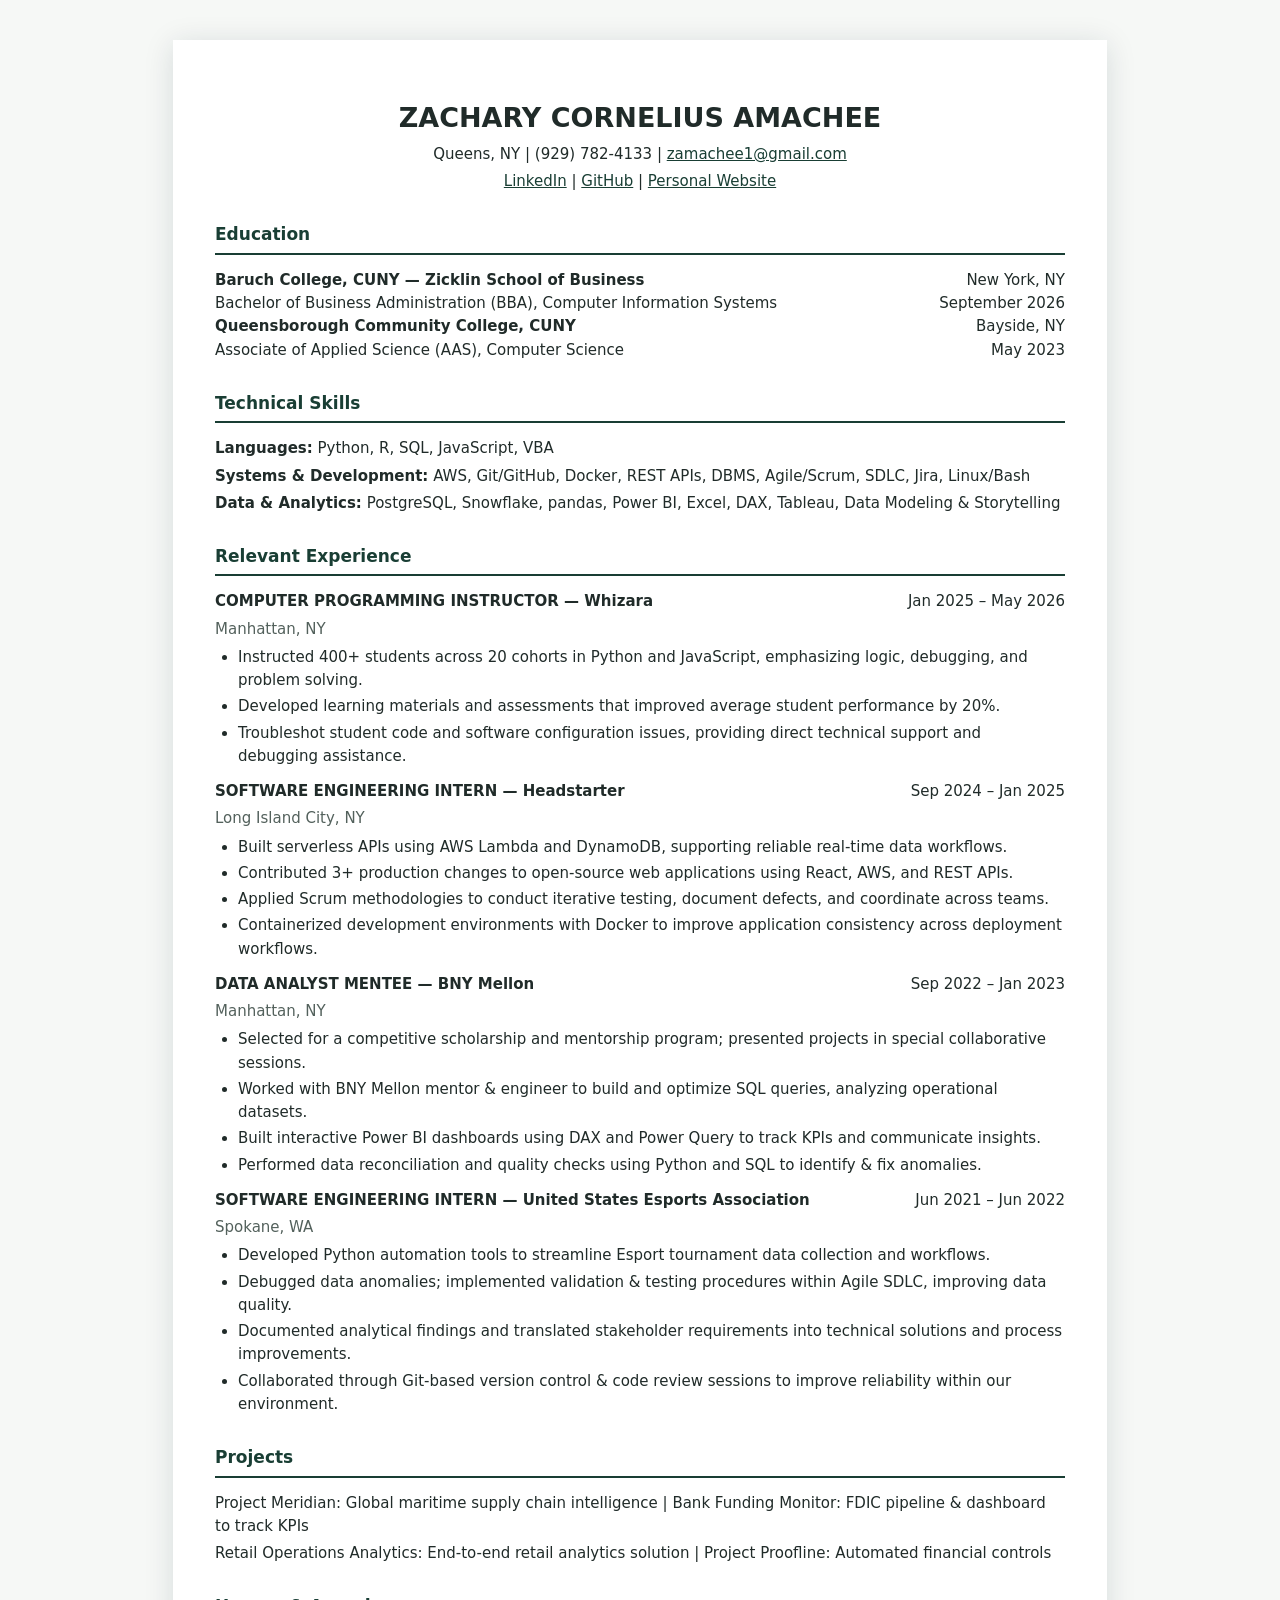
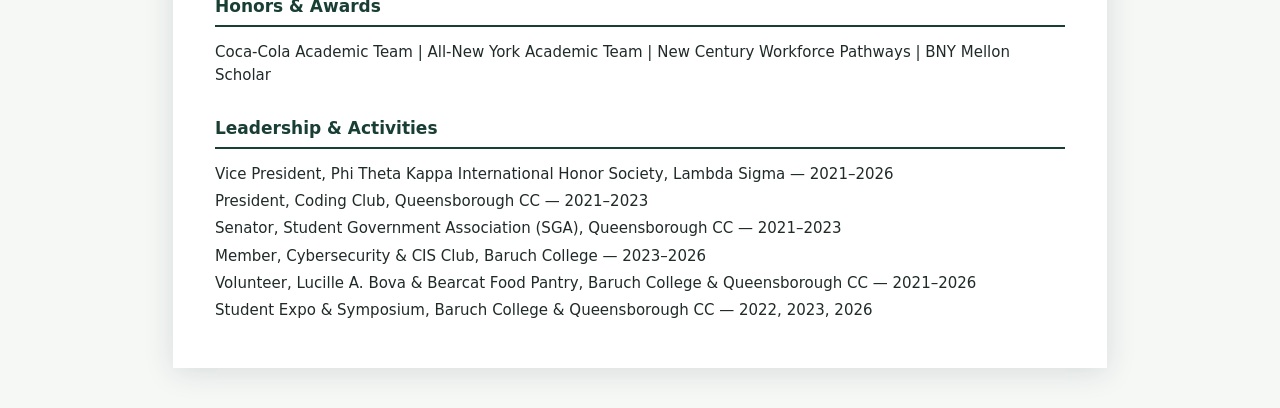
<file: resume.html>
<!doctype html><html lang="en"><head><meta charset="utf-8"><meta name="viewport" content="width=device-width,initial-scale=1"><title>Résumé | Zachary Cornelius Amachee</title><meta name="description" content="Current résumé of Zachary Cornelius Amachee, Baruch College CIS graduate."><link rel="canonical" href="https://zachetc.github.io/resume.html"><style>body{font:15px/1.55 system-ui,Arial,sans-serif;color:#202b29;background:#f6f8f6;margin:0}main{max-width:850px;margin:40px auto;padding:42px;background:white;box-shadow:0 4px 28px #1232}h1{text-align:center;font-size:27px;margin:0}h2{font-size:17px;color:#193e34;border-bottom:2px solid #193e34;padding-bottom:5px;margin-top:28px}h3{font-size:15px;margin:17px 0 0}p{margin:4px 0}ul{margin:5px 0 12px;padding-left:23px}li{margin:3px 0}.center{text-align:center}.muted{color:#53615c}.entry{display:flex;justify-content:space-between;gap:15px}.entry span:last-child{white-space:nowrap}.top{margin:15px 0 25px}.top a{color:#193e34}@media(max-width:650px){main{margin:0;padding:22px}.entry{display:block}.entry span:last-child{white-space:normal}}@media print{body{background:white;font-size:10pt}main{margin:0;padding:0;box-shadow:none}a{color:inherit}}</style></head><body><main><div class="top"><h1>ZACHARY CORNELIUS AMACHEE</h1><p class="center">Queens, NY | (929) 782-4133 | <a href="mailto:zamachee1@gmail.com">zamachee1@gmail.com</a></p><p class="center"><a href="https://www.linkedin.com/in/zacharyamachee/">LinkedIn</a> | <a href="https://github.com/Zachetc">GitHub</a> | <a href="https://zachetc.github.io/">Personal Website</a></p></div><h2>Education</h2><div class="entry"><strong>Baruch College, CUNY — Zicklin School of Business</strong><span>New York, NY</span></div><div class="entry"><span>Bachelor of Business Administration (BBA), Computer Information Systems</span><span>September 2026</span></div><div class="entry"><strong>Queensborough Community College, CUNY</strong><span>Bayside, NY</span></div><div class="entry"><span>Associate of Applied Science (AAS), Computer Science</span><span>May 2023</span></div><h2>Technical Skills</h2><p><strong>Languages:</strong> Python, R, SQL, JavaScript, VBA</p><p><strong>Systems &amp; Development:</strong> AWS, Git/GitHub, Docker, REST APIs, DBMS, Agile/Scrum, SDLC, Jira, Linux/Bash</p><p><strong>Data &amp; Analytics:</strong> PostgreSQL, Snowflake, pandas, Power BI, Excel, DAX, Tableau, Data Modeling &amp; Storytelling</p><h2>Relevant Experience</h2><div class="entry"><strong>COMPUTER PROGRAMMING INSTRUCTOR — Whizara</strong><span>Jan 2025 – May 2026</span></div><p class="muted">Manhattan, NY</p><ul><li>Instructed 400+ students across 20 cohorts in Python and JavaScript, emphasizing logic, debugging, and problem solving.</li><li>Developed learning materials and assessments that improved average student performance by 20%.</li><li>Troubleshot student code and software configuration issues, providing direct technical support and debugging assistance.</li></ul><div class="entry"><strong>SOFTWARE ENGINEERING INTERN — Headstarter</strong><span>Sep 2024 – Jan 2025</span></div><p class="muted">Long Island City, NY</p><ul><li>Built serverless APIs using AWS Lambda and DynamoDB, supporting reliable real-time data workflows.</li><li>Contributed 3+ production changes to open-source web applications using React, AWS, and REST APIs.</li><li>Applied Scrum methodologies to conduct iterative testing, document defects, and coordinate across teams.</li><li>Containerized development environments with Docker to improve application consistency across deployment workflows.</li></ul><div class="entry"><strong>DATA ANALYST MENTEE — BNY Mellon</strong><span>Sep 2022 – Jan 2023</span></div><p class="muted">Manhattan, NY</p><ul><li>Selected for a competitive scholarship and mentorship program; presented projects in special collaborative sessions.</li><li>Worked with BNY Mellon mentor &amp; engineer to build and optimize SQL queries, analyzing operational datasets.</li><li>Built interactive Power BI dashboards using DAX and Power Query to track KPIs and communicate insights.</li><li>Performed data reconciliation and quality checks using Python and SQL to identify &amp; fix anomalies.</li></ul><div class="entry"><strong>SOFTWARE ENGINEERING INTERN — United States Esports Association</strong><span>Jun 2021 – Jun 2022</span></div><p class="muted">Spokane, WA</p><ul><li>Developed Python automation tools to streamline Esport tournament data collection and workflows.</li><li>Debugged data anomalies; implemented validation &amp; testing procedures within Agile SDLC, improving data quality.</li><li>Documented analytical findings and translated stakeholder requirements into technical solutions and process improvements.</li><li>Collaborated through Git-based version control &amp; code review sessions to improve reliability within our environment.</li></ul><h2>Projects</h2><p>Project Meridian: Global maritime supply chain intelligence | Bank Funding Monitor: FDIC pipeline &amp; dashboard to track KPIs</p><p>Retail Operations Analytics: End-to-end retail analytics solution | Project Proofline: Automated financial controls</p><h2>Honors &amp; Awards</h2><p>Coca-Cola Academic Team | All-New York Academic Team | New Century Workforce Pathways | BNY Mellon Scholar</p><h2>Leadership &amp; Activities</h2><p>Vice President, Phi Theta Kappa International Honor Society, Lambda Sigma — 2021–2026</p><p>President, Coding Club, Queensborough CC — 2021–2023</p><p>Senator, Student Government Association (SGA), Queensborough CC — 2021–2023</p><p>Member, Cybersecurity &amp; CIS Club, Baruch College — 2023–2026</p><p>Volunteer, Lucille A. Bova &amp; Bearcat Food Pantry, Baruch College &amp; Queensborough CC — 2021–2026</p><p>Student Expo &amp; Symposium, Baruch College &amp; Queensborough CC — 2022, 2023, 2026</p></main></body></html>
</file>
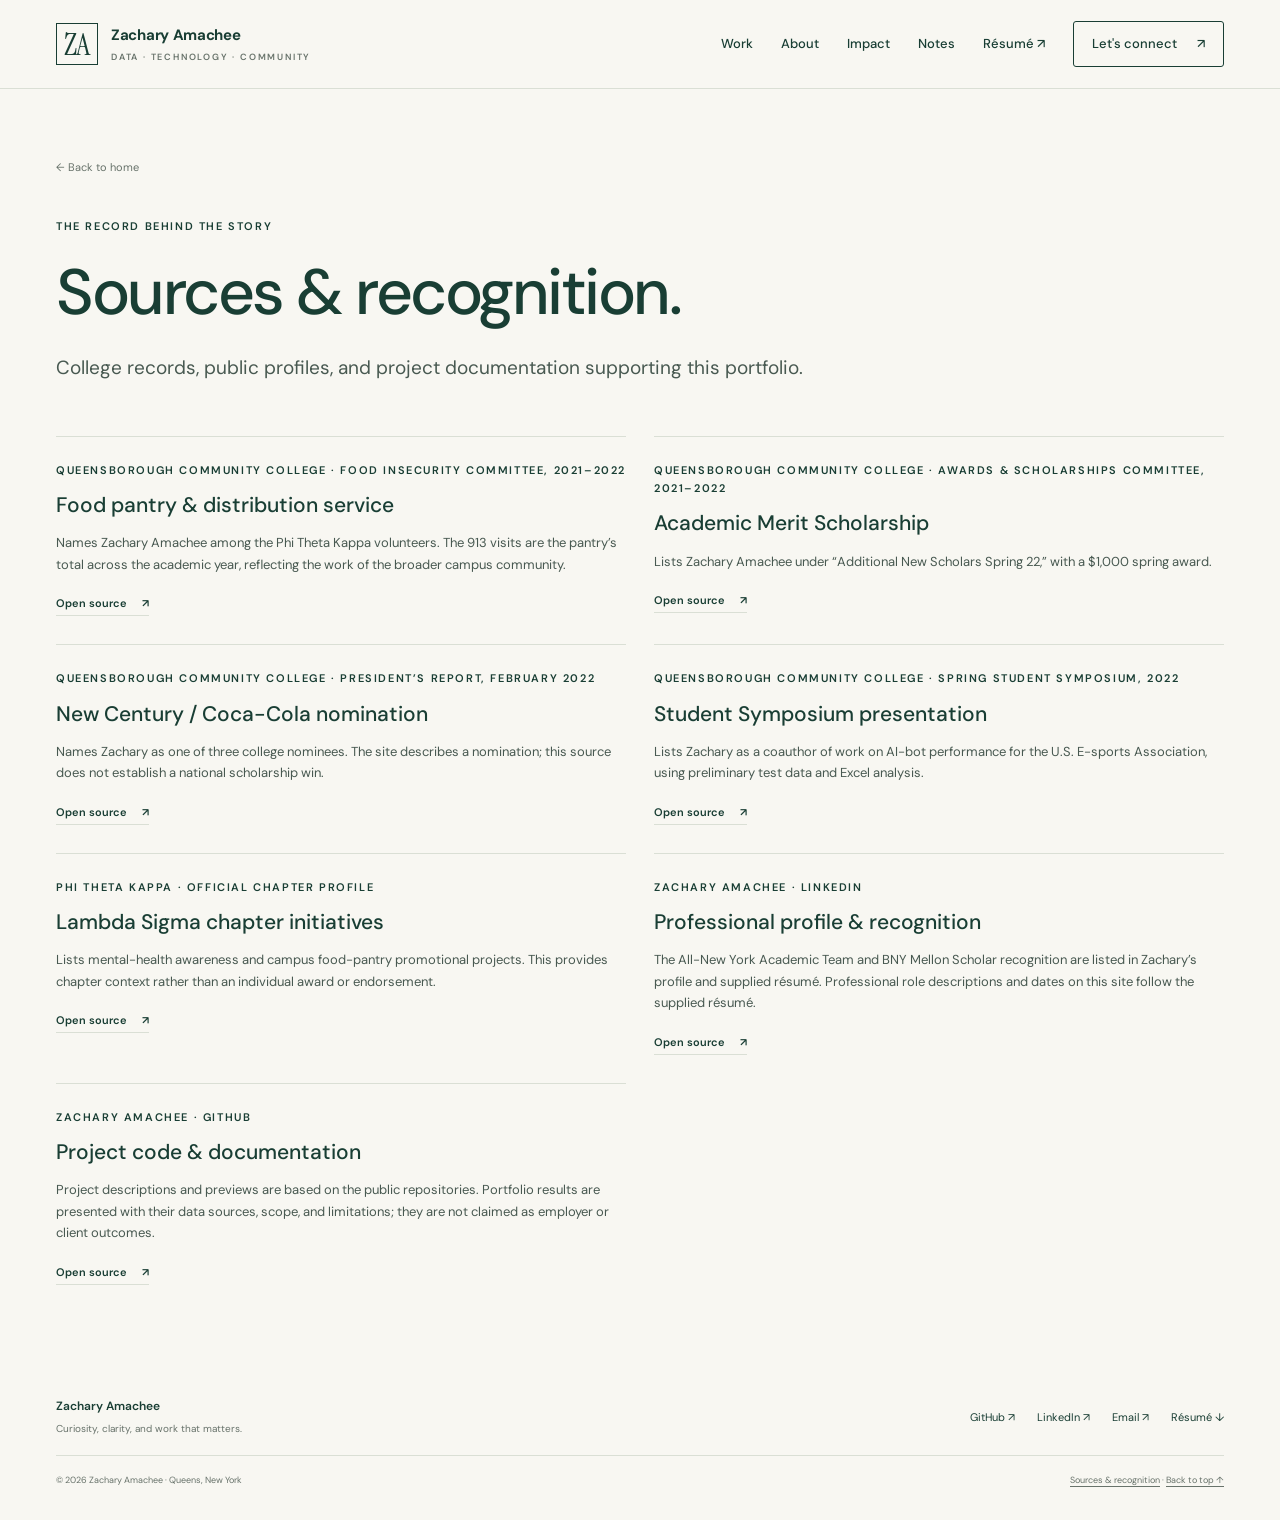
<file: sources.html>
<!doctype html><html lang="en"><head><meta charset="utf-8"><meta name="viewport" content="width=device-width,initial-scale=1"><title>Sources &amp; Recognition | Zachary Amachee</title><meta name="description" content="Official college records, public recognition, and source documentation for Zachary Amachee’s portfolio."><meta name="theme-color" content="#193e34"><link rel="canonical" href="https://zachetc.github.io/sources.html"><meta property="og:type" content="website"><meta property="og:title" content="Sources &amp; Recognition | Zachary Amachee"><meta property="og:description" content="Official college records, public recognition, and source documentation for Zachary Amachee’s portfolio."><meta property="og:url" content="https://zachetc.github.io/sources.html"><meta property="og:image" content="https://zachetc.github.io/assets/social-card.png"><meta name="twitter:card" content="summary_large_image"><link rel="icon" href="/assets/favicon.svg" type="image/svg+xml"><link rel="stylesheet" href="/styles.css"><script type="application/ld+json">{"@context": "https://schema.org", "@type": "Person", "name": "Zachary Amachee", "url": "https://zachetc.github.io", "sameAs": ["https://github.com/Zachetc", "https://www.linkedin.com/in/zacharyamachee/"], "email": "mailto:zamachee1@gmail.com", "alumniOf": [{"@type": "CollegeOrUniversity", "name": "Baruch College"}, {"@type": "CollegeOrUniversity", "name": "Queensborough Community College"}]}</script><script defer src="/app.js"></script></head><body><a class="skip" href="#main">Skip to content</a><header class="site-header"><div class="container header-inner">
    <a class="brand" href="/" aria-label="Zachary Amachee home"><span class="monogram" aria-hidden="true">ZA</span><span>Zachary Amachee<small>Data · Technology · Community</small></span></a>
    <button class="menu-button" aria-controls="main-navigation" aria-expanded="false">Menu +</button>
    <nav class="desktop-nav" id="main-navigation" aria-label="Main navigation"><a href="/#work">Work</a><a href="/#about">About</a><a href="/#impact">Impact</a><a href="/#notes">Notes</a><a href="/assets/Zachary-Amachee-Resume.pdf" target="_blank" rel="noopener">Résumé ↗</a><a class="nav-contact" href="/#contact">Let's connect <span class="arrow" aria-hidden="true">↗</span></a></nav>
    </div></header><main id="main"><div class="container"><section class="page-hero"><a class="back-link" href="/">← Back to home</a><div class="eyebrow">The record behind the story</div><h1>Sources &amp; recognition.</h1><p class="lead">College records, public profiles, and project documentation supporting this portfolio.</p></section><div class="source-list"><article class="source-item"><div class="eyebrow" style="margin-bottom:12px">Queensborough Community College · Food Insecurity Committee, 2021–2022</div><h2>Food pantry &amp; distribution service</h2><p>Names Zachary Amachee among the Phi Theta Kappa volunteers. The 913 visits are the pantry’s total across the academic year, reflecting the work of the broader campus community.</p><a class="source-link" href="https://www.qcc.cuny.edu/governance/academicSenate/cfi/reports/Annual-report-2021-2022.html" target="_blank" rel="noopener noreferrer">Open source <span class="arrow" aria-hidden="true">↗</span></a></article><article class="source-item"><div class="eyebrow" style="margin-bottom:12px">Queensborough Community College · Awards &amp; Scholarships Committee, 2021–2022</div><h2>Academic Merit Scholarship</h2><p>Lists Zachary Amachee under “Additional New Scholars Spring 22,” with a $1,000 spring award.</p><a class="source-link" href="https://www.qcc.cuny.edu/governance/academicSenate/awards/reports/annual-report-2021-22.html" target="_blank" rel="noopener noreferrer">Open source <span class="arrow" aria-hidden="true">↗</span></a></article><article class="source-item"><div class="eyebrow" style="margin-bottom:12px">Queensborough Community College · President’s Report, February 2022</div><h2>New Century / Coca-Cola nomination</h2><p>Names Zachary as one of three college nominees. The site describes a nomination; this source does not establish a national scholarship win.</p><a class="source-link" href="https://www.qcc.cuny.edu/governance/academicSenate/sc/president-reports/February-2022.html" target="_blank" rel="noopener noreferrer">Open source <span class="arrow" aria-hidden="true">↗</span></a></article><article class="source-item"><div class="eyebrow" style="margin-bottom:12px">Queensborough Community College · Spring Student Symposium, 2022</div><h2>Student Symposium presentation</h2><p>Lists Zachary as a coauthor of work on AI-bot performance for the U.S. E-sports Association, using preliminary test data and Excel analysis.</p><a class="source-link" href="https://www.qcc.cuny.edu/ur/StudentSymposiumAbstracts.html" target="_blank" rel="noopener noreferrer">Open source <span class="arrow" aria-hidden="true">↗</span></a></article><article class="source-item"><div class="eyebrow" style="margin-bottom:12px">Phi Theta Kappa · Official chapter profile</div><h2>Lambda Sigma chapter initiatives</h2><p>Lists mental-health awareness and campus food-pantry promotional projects. This provides chapter context rather than an individual award or endorsement.</p><a class="source-link" href="https://www.ptk.org/chapters/lambda-sigma-chapter/" target="_blank" rel="noopener noreferrer">Open source <span class="arrow" aria-hidden="true">↗</span></a></article><article class="source-item"><div class="eyebrow" style="margin-bottom:12px">Zachary Amachee · LinkedIn</div><h2>Professional profile &amp; recognition</h2><p>The All-New York Academic Team and BNY Mellon Scholar recognition are listed in Zachary’s profile and supplied résumé. Professional role descriptions and dates on this site follow the supplied résumé.</p><a class="source-link" href="https://www.linkedin.com/in/zacharyamachee/" target="_blank" rel="noopener noreferrer">Open source <span class="arrow" aria-hidden="true">↗</span></a></article><article class="source-item"><div class="eyebrow" style="margin-bottom:12px">Zachary Amachee · GitHub</div><h2>Project code &amp; documentation</h2><p>Project descriptions and previews are based on the public repositories. Portfolio results are presented with their data sources, scope, and limitations; they are not claimed as employer or client outcomes.</p><a class="source-link" href="https://github.com/Zachetc" target="_blank" rel="noopener noreferrer">Open source <span class="arrow" aria-hidden="true">↗</span></a></article></div></div></main><footer class="site-footer"><div class="container"><div class="footer-top"><div class="footer-name">Zachary Amachee<small>Curiosity, clarity, and work that matters.</small></div><div class="footer-links"><a class="" href="https://github.com/Zachetc" target="_blank" rel="noopener noreferrer">GitHub <span class="arrow" aria-hidden="true">↗</span></a><a class="" href="https://www.linkedin.com/in/zacharyamachee/" target="_blank" rel="noopener noreferrer">LinkedIn <span class="arrow" aria-hidden="true">↗</span></a><a href="mailto:zamachee1@gmail.com">Email ↗</a><a href="/assets/Zachary-Amachee-Resume.pdf" download>Résumé ↓</a></div></div><div class="footer-bottom"><span>© 2026 Zachary Amachee · Queens, New York</span><span><a href="/sources.html">Sources &amp; recognition</a> · <a href="#main">Back to top ↑</a></span></div></div></footer></body></html>
</file>
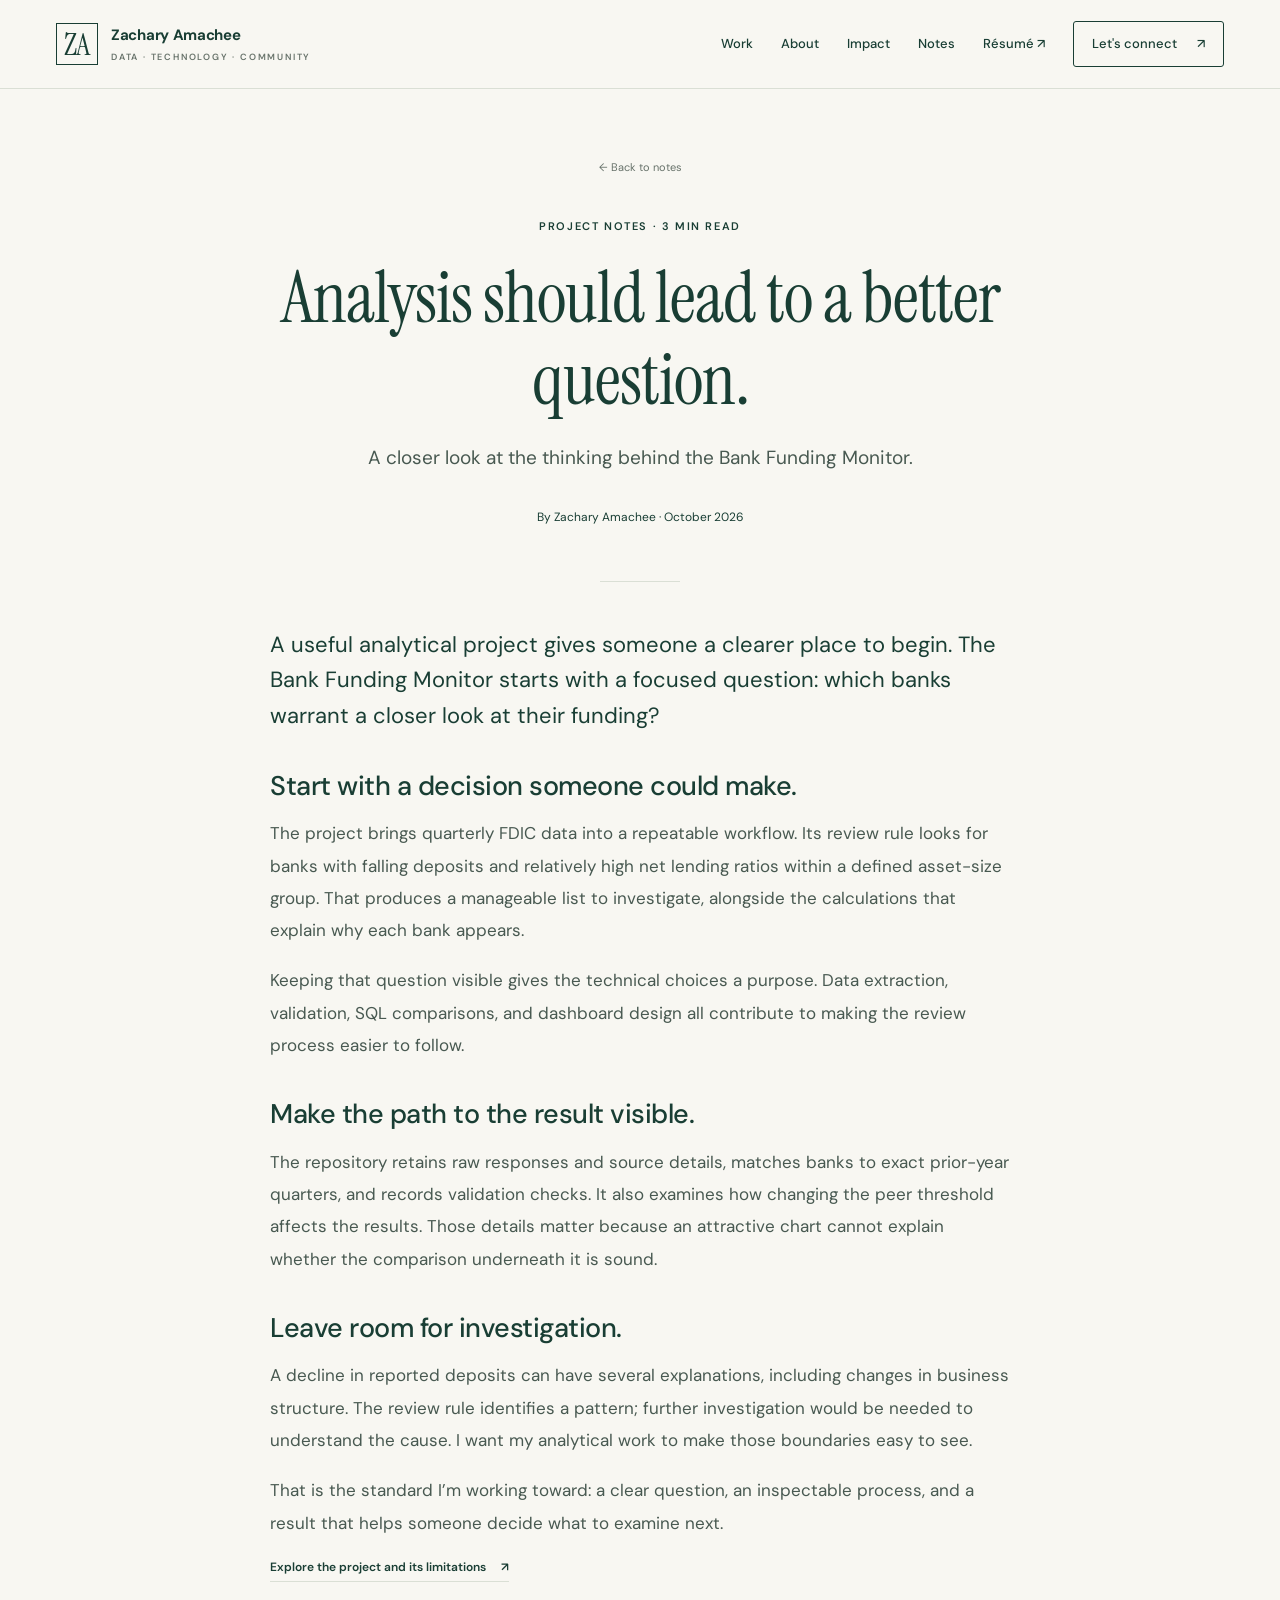
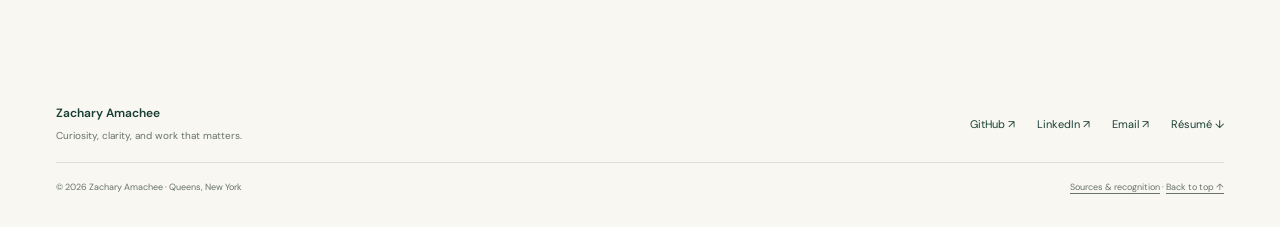
<file: notes/better-questions.html>
<!doctype html><html lang="en"><head><meta charset="utf-8"><meta name="viewport" content="width=device-width,initial-scale=1"><title>Analysis should lead to a better question. | Zachary Amachee</title><meta name="description" content="A closer look at the thinking behind the Bank Funding Monitor."><meta name="theme-color" content="#193e34"><link rel="canonical" href="https://zachetc.github.io/notes/better-questions.html"><meta property="og:type" content="website"><meta property="og:title" content="Analysis should lead to a better question. | Zachary Amachee"><meta property="og:description" content="A closer look at the thinking behind the Bank Funding Monitor."><meta property="og:url" content="https://zachetc.github.io/notes/better-questions.html"><meta property="og:image" content="https://zachetc.github.io/assets/social-card.png"><meta name="twitter:card" content="summary_large_image"><link rel="icon" href="/assets/favicon.svg" type="image/svg+xml"><link rel="stylesheet" href="/styles.css"><script type="application/ld+json">{"@context": "https://schema.org", "@type": "Person", "name": "Zachary Amachee", "url": "https://zachetc.github.io", "sameAs": ["https://github.com/Zachetc", "https://www.linkedin.com/in/zacharyamachee/"], "email": "mailto:zamachee1@gmail.com", "alumniOf": [{"@type": "CollegeOrUniversity", "name": "Baruch College"}, {"@type": "CollegeOrUniversity", "name": "Queensborough Community College"}]}</script><script defer src="/app.js"></script></head><body><a class="skip" href="#main">Skip to content</a><header class="site-header"><div class="container header-inner">
    <a class="brand" href="/" aria-label="Zachary Amachee home"><span class="monogram" aria-hidden="true">ZA</span><span>Zachary Amachee<small>Data · Technology · Community</small></span></a>
    <button class="menu-button" aria-controls="main-navigation" aria-expanded="false">Menu +</button>
    <nav class="desktop-nav" id="main-navigation" aria-label="Main navigation"><a href="/#work">Work</a><a href="/#about">About</a><a href="/#impact">Impact</a><a href="/#notes">Notes</a><a href="/assets/Zachary-Amachee-Resume.pdf" target="_blank" rel="noopener">Résumé ↗</a><a class="nav-contact" href="/#contact">Let's connect <span class="arrow" aria-hidden="true">↗</span></a></nav>
    </div></header><main id="main"><div class="container"><div class="page-hero note-hero"><a class="back-link" href="/#notes">← Back to notes</a><div class="eyebrow">Project notes · 3 min read</div><h1>Analysis should lead to a better question.</h1><p class="lead">A closer look at the thinking behind the Bank Funding Monitor.</p><div class="page-info" style="justify-content:center;border:0;padding-top:0"><span>By Zachary Amachee · October 2026</span></div></div></div><div class="note-divider"></div><article class="prose-wrap">
<p class="intro-paragraph">A useful analytical project gives someone a clearer place to begin. The Bank Funding Monitor starts with a focused question: which banks warrant a closer look at their funding?</p>
<h2>Start with a decision someone could make.</h2><p>The project brings quarterly FDIC data into a repeatable workflow. Its review rule looks for banks with falling deposits and relatively high net lending ratios within a defined asset-size group. That produces a manageable list to investigate, alongside the calculations that explain why each bank appears.</p><p>Keeping that question visible gives the technical choices a purpose. Data extraction, validation, SQL comparisons, and dashboard design all contribute to making the review process easier to follow.</p>
<h2>Make the path to the result visible.</h2><p>The repository retains raw responses and source details, matches banks to exact prior-year quarters, and records validation checks. It also examines how changing the peer threshold affects the results. Those details matter because an attractive chart cannot explain whether the comparison underneath it is sound.</p>
<h2>Leave room for investigation.</h2><p>A decline in reported deposits can have several explanations, including changes in business structure. The review rule identifies a pattern; further investigation would be needed to understand the cause. I want my analytical work to make those boundaries easy to see.</p><p>That is the standard I’m working toward: a clear question, an inspectable process, and a result that helps someone decide what to examine next.</p><a class="source-link" href="https://github.com/Zachetc/Bank-Funding-Monitor" target="_blank" rel="noopener noreferrer">Explore the project and its limitations <span class="arrow" aria-hidden="true">↗</span></a>
</article></main><footer class="site-footer"><div class="container"><div class="footer-top"><div class="footer-name">Zachary Amachee<small>Curiosity, clarity, and work that matters.</small></div><div class="footer-links"><a class="" href="https://github.com/Zachetc" target="_blank" rel="noopener noreferrer">GitHub <span class="arrow" aria-hidden="true">↗</span></a><a class="" href="https://www.linkedin.com/in/zacharyamachee/" target="_blank" rel="noopener noreferrer">LinkedIn <span class="arrow" aria-hidden="true">↗</span></a><a href="mailto:zamachee1@gmail.com">Email ↗</a><a href="/assets/Zachary-Amachee-Resume.pdf" download>Résumé ↓</a></div></div><div class="footer-bottom"><span>© 2026 Zachary Amachee · Queens, New York</span><span><a href="/sources.html">Sources &amp; recognition</a> · <a href="#main">Back to top ↑</a></span></div></div></footer></body></html>
</file>
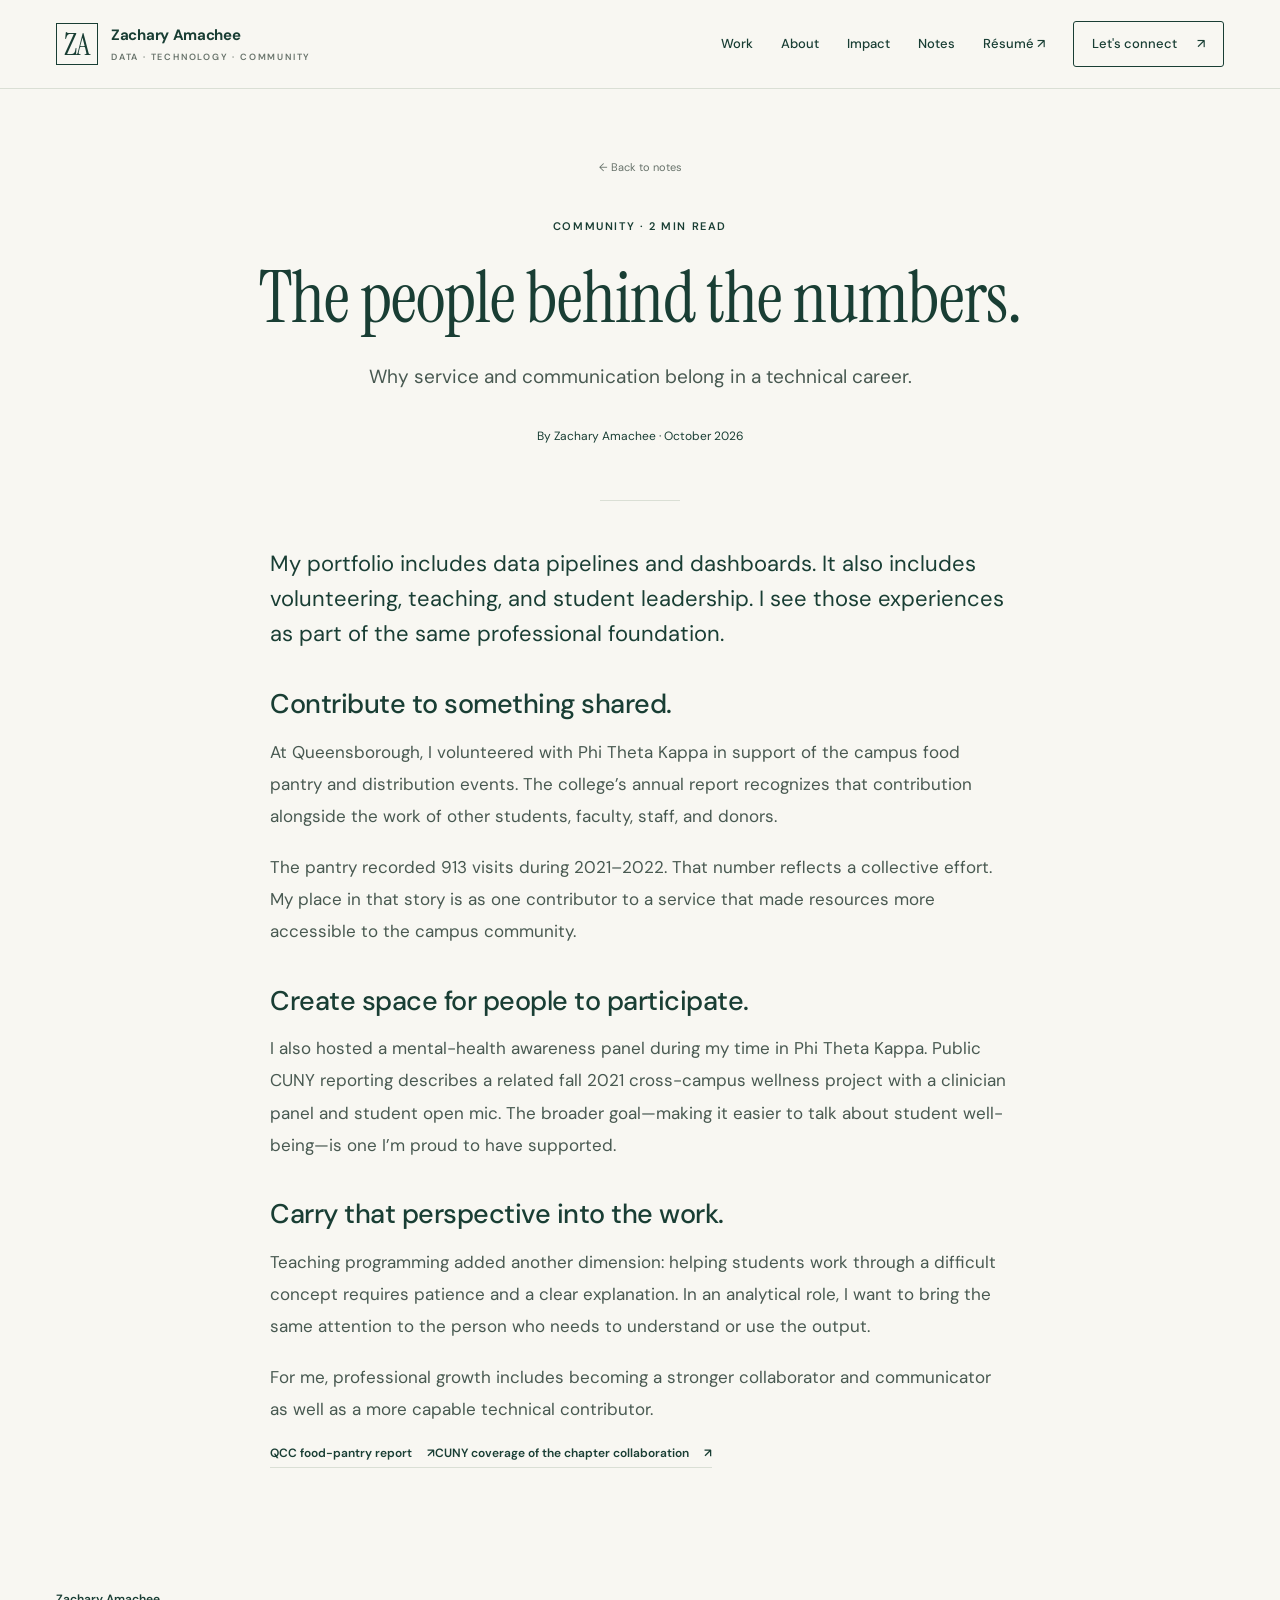
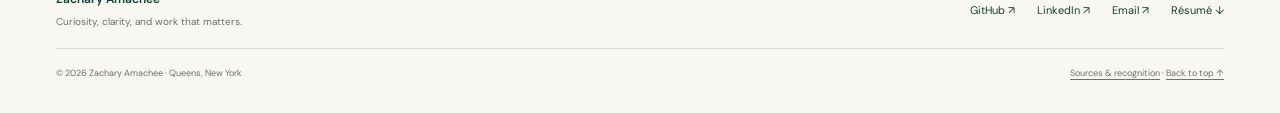
<file: notes/people-behind-the-numbers.html>
<!doctype html><html lang="en"><head><meta charset="utf-8"><meta name="viewport" content="width=device-width,initial-scale=1"><title>The people behind the numbers. | Zachary Amachee</title><meta name="description" content="Why service and communication belong in a technical career."><meta name="theme-color" content="#193e34"><link rel="canonical" href="https://zachetc.github.io/notes/people-behind-the-numbers.html"><meta property="og:type" content="website"><meta property="og:title" content="The people behind the numbers. | Zachary Amachee"><meta property="og:description" content="Why service and communication belong in a technical career."><meta property="og:url" content="https://zachetc.github.io/notes/people-behind-the-numbers.html"><meta property="og:image" content="https://zachetc.github.io/assets/social-card.png"><meta name="twitter:card" content="summary_large_image"><link rel="icon" href="/assets/favicon.svg" type="image/svg+xml"><link rel="stylesheet" href="/styles.css"><script type="application/ld+json">{"@context": "https://schema.org", "@type": "Person", "name": "Zachary Amachee", "url": "https://zachetc.github.io", "sameAs": ["https://github.com/Zachetc", "https://www.linkedin.com/in/zacharyamachee/"], "email": "mailto:zamachee1@gmail.com", "alumniOf": [{"@type": "CollegeOrUniversity", "name": "Baruch College"}, {"@type": "CollegeOrUniversity", "name": "Queensborough Community College"}]}</script><script defer src="/app.js"></script></head><body><a class="skip" href="#main">Skip to content</a><header class="site-header"><div class="container header-inner">
    <a class="brand" href="/" aria-label="Zachary Amachee home"><span class="monogram" aria-hidden="true">ZA</span><span>Zachary Amachee<small>Data · Technology · Community</small></span></a>
    <button class="menu-button" aria-controls="main-navigation" aria-expanded="false">Menu +</button>
    <nav class="desktop-nav" id="main-navigation" aria-label="Main navigation"><a href="/#work">Work</a><a href="/#about">About</a><a href="/#impact">Impact</a><a href="/#notes">Notes</a><a href="/assets/Zachary-Amachee-Resume.pdf" target="_blank" rel="noopener">Résumé ↗</a><a class="nav-contact" href="/#contact">Let's connect <span class="arrow" aria-hidden="true">↗</span></a></nav>
    </div></header><main id="main"><div class="container"><div class="page-hero note-hero"><a class="back-link" href="/#notes">← Back to notes</a><div class="eyebrow">Community · 2 min read</div><h1>The people behind the numbers.</h1><p class="lead">Why service and communication belong in a technical career.</p><div class="page-info" style="justify-content:center;border:0;padding-top:0"><span>By Zachary Amachee · October 2026</span></div></div></div><div class="note-divider"></div><article class="prose-wrap">
<p class="intro-paragraph">My portfolio includes data pipelines and dashboards. It also includes volunteering, teaching, and student leadership. I see those experiences as part of the same professional foundation.</p>
<h2>Contribute to something shared.</h2><p>At Queensborough, I volunteered with Phi Theta Kappa in support of the campus food pantry and distribution events. The college’s annual report recognizes that contribution alongside the work of other students, faculty, staff, and donors.</p><p>The pantry recorded 913 visits during 2021–2022. That number reflects a collective effort. My place in that story is as one contributor to a service that made resources more accessible to the campus community.</p>
<h2>Create space for people to participate.</h2><p>I also hosted a mental-health awareness panel during my time in Phi Theta Kappa. Public CUNY reporting describes a related fall 2021 cross-campus wellness project with a clinician panel and student open mic. The broader goal—making it easier to talk about student well-being—is one I’m proud to have supported.</p>
<h2>Carry that perspective into the work.</h2><p>Teaching programming added another dimension: helping students work through a difficult concept requires patience and a clear explanation. In an analytical role, I want to bring the same attention to the person who needs to understand or use the output.</p><p>For me, professional growth includes becoming a stronger collaborator and communicator as well as a more capable technical contributor.</p><a class="source-link" href="https://www.qcc.cuny.edu/governance/academicSenate/cfi/reports/Annual-report-2021-2022.html" target="_blank" rel="noopener noreferrer">QCC food-pantry report <span class="arrow" aria-hidden="true">↗</span></a><a class="source-link" href="https://guttman.cuny.edu/2022/06/23/guttmans-chapter-of-ptk-achieves-5-star-status-and-wins-multiple-awards/" target="_blank" rel="noopener noreferrer">CUNY coverage of the chapter collaboration <span class="arrow" aria-hidden="true">↗</span></a>
</article></main><footer class="site-footer"><div class="container"><div class="footer-top"><div class="footer-name">Zachary Amachee<small>Curiosity, clarity, and work that matters.</small></div><div class="footer-links"><a class="" href="https://github.com/Zachetc" target="_blank" rel="noopener noreferrer">GitHub <span class="arrow" aria-hidden="true">↗</span></a><a class="" href="https://www.linkedin.com/in/zacharyamachee/" target="_blank" rel="noopener noreferrer">LinkedIn <span class="arrow" aria-hidden="true">↗</span></a><a href="mailto:zamachee1@gmail.com">Email ↗</a><a href="/assets/Zachary-Amachee-Resume.pdf" download>Résumé ↓</a></div></div><div class="footer-bottom"><span>© 2026 Zachary Amachee · Queens, New York</span><span><a href="/sources.html">Sources &amp; recognition</a> · <a href="#main">Back to top ↑</a></span></div></div></footer></body></html>
</file>
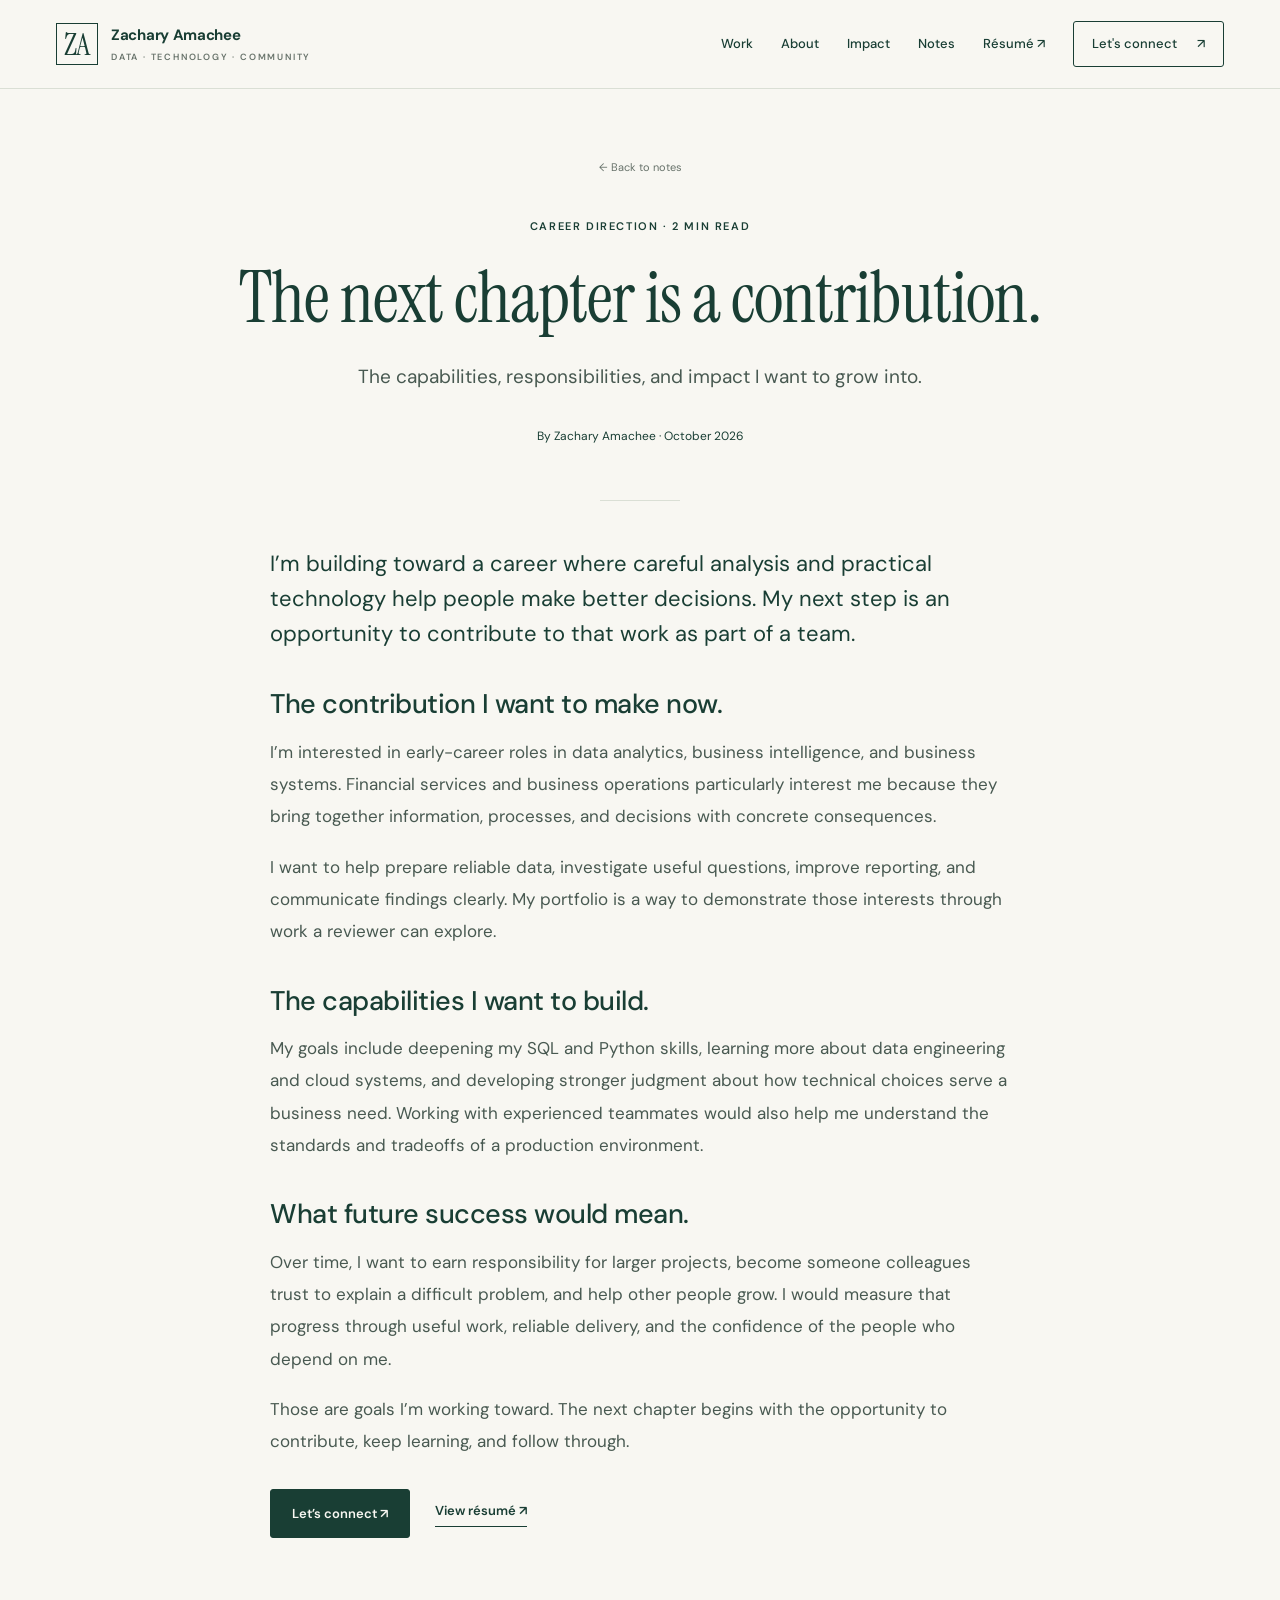
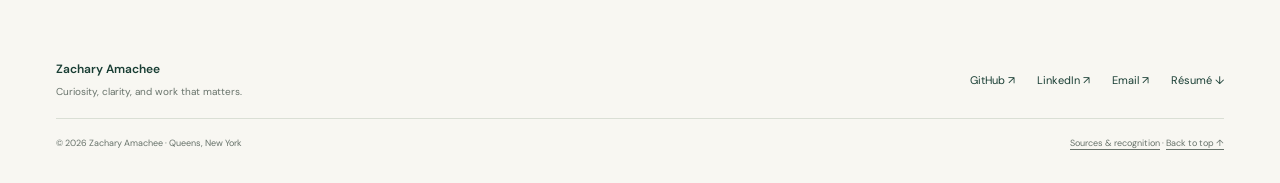
<file: notes/the-next-chapter.html>
<!doctype html><html lang="en"><head><meta charset="utf-8"><meta name="viewport" content="width=device-width,initial-scale=1"><title>The next chapter is a contribution. | Zachary Amachee</title><meta name="description" content="The capabilities, responsibilities, and impact I want to grow into."><meta name="theme-color" content="#193e34"><link rel="canonical" href="https://zachetc.github.io/notes/the-next-chapter.html"><meta property="og:type" content="website"><meta property="og:title" content="The next chapter is a contribution. | Zachary Amachee"><meta property="og:description" content="The capabilities, responsibilities, and impact I want to grow into."><meta property="og:url" content="https://zachetc.github.io/notes/the-next-chapter.html"><meta property="og:image" content="https://zachetc.github.io/assets/social-card.png"><meta name="twitter:card" content="summary_large_image"><link rel="icon" href="/assets/favicon.svg" type="image/svg+xml"><link rel="stylesheet" href="/styles.css"><script type="application/ld+json">{"@context": "https://schema.org", "@type": "Person", "name": "Zachary Amachee", "url": "https://zachetc.github.io", "sameAs": ["https://github.com/Zachetc", "https://www.linkedin.com/in/zacharyamachee/"], "email": "mailto:zamachee1@gmail.com", "alumniOf": [{"@type": "CollegeOrUniversity", "name": "Baruch College"}, {"@type": "CollegeOrUniversity", "name": "Queensborough Community College"}]}</script><script defer src="/app.js"></script></head><body><a class="skip" href="#main">Skip to content</a><header class="site-header"><div class="container header-inner">
    <a class="brand" href="/" aria-label="Zachary Amachee home"><span class="monogram" aria-hidden="true">ZA</span><span>Zachary Amachee<small>Data · Technology · Community</small></span></a>
    <button class="menu-button" aria-controls="main-navigation" aria-expanded="false">Menu +</button>
    <nav class="desktop-nav" id="main-navigation" aria-label="Main navigation"><a href="/#work">Work</a><a href="/#about">About</a><a href="/#impact">Impact</a><a href="/#notes">Notes</a><a href="/assets/Zachary-Amachee-Resume.pdf" target="_blank" rel="noopener">Résumé ↗</a><a class="nav-contact" href="/#contact">Let's connect <span class="arrow" aria-hidden="true">↗</span></a></nav>
    </div></header><main id="main"><div class="container"><div class="page-hero note-hero"><a class="back-link" href="/#notes">← Back to notes</a><div class="eyebrow">Career direction · 2 min read</div><h1>The next chapter is a contribution.</h1><p class="lead">The capabilities, responsibilities, and impact I want to grow into.</p><div class="page-info" style="justify-content:center;border:0;padding-top:0"><span>By Zachary Amachee · October 2026</span></div></div></div><div class="note-divider"></div><article class="prose-wrap">
<p class="intro-paragraph">I’m building toward a career where careful analysis and practical technology help people make better decisions. My next step is an opportunity to contribute to that work as part of a team.</p>
<h2>The contribution I want to make now.</h2><p>I’m interested in early-career roles in data analytics, business intelligence, and business systems. Financial services and business operations particularly interest me because they bring together information, processes, and decisions with concrete consequences.</p><p>I want to help prepare reliable data, investigate useful questions, improve reporting, and communicate findings clearly. My portfolio is a way to demonstrate those interests through work a reviewer can explore.</p>
<h2>The capabilities I want to build.</h2><p>My goals include deepening my SQL and Python skills, learning more about data engineering and cloud systems, and developing stronger judgment about how technical choices serve a business need. Working with experienced teammates would also help me understand the standards and tradeoffs of a production environment.</p>
<h2>What future success would mean.</h2><p>Over time, I want to earn responsibility for larger projects, become someone colleagues trust to explain a difficult problem, and help other people grow. I would measure that progress through useful work, reliable delivery, and the confidence of the people who depend on me.</p><p>Those are goals I’m working toward. The next chapter begins with the opportunity to contribute, keep learning, and follow through.</p><div class="actions"><a class="button" href="mailto:zamachee1@gmail.com">Let’s connect ↗</a><a class="text-link" href="/assets/Zachary-Amachee-Resume.pdf">View résumé ↗</a></div>
</article></main><footer class="site-footer"><div class="container"><div class="footer-top"><div class="footer-name">Zachary Amachee<small>Curiosity, clarity, and work that matters.</small></div><div class="footer-links"><a class="" href="https://github.com/Zachetc" target="_blank" rel="noopener noreferrer">GitHub <span class="arrow" aria-hidden="true">↗</span></a><a class="" href="https://www.linkedin.com/in/zacharyamachee/" target="_blank" rel="noopener noreferrer">LinkedIn <span class="arrow" aria-hidden="true">↗</span></a><a href="mailto:zamachee1@gmail.com">Email ↗</a><a href="/assets/Zachary-Amachee-Resume.pdf" download>Résumé ↓</a></div></div><div class="footer-bottom"><span>© 2026 Zachary Amachee · Queens, New York</span><span><a href="/sources.html">Sources &amp; recognition</a> · <a href="#main">Back to top ↑</a></span></div></div></footer></body></html>
</file>
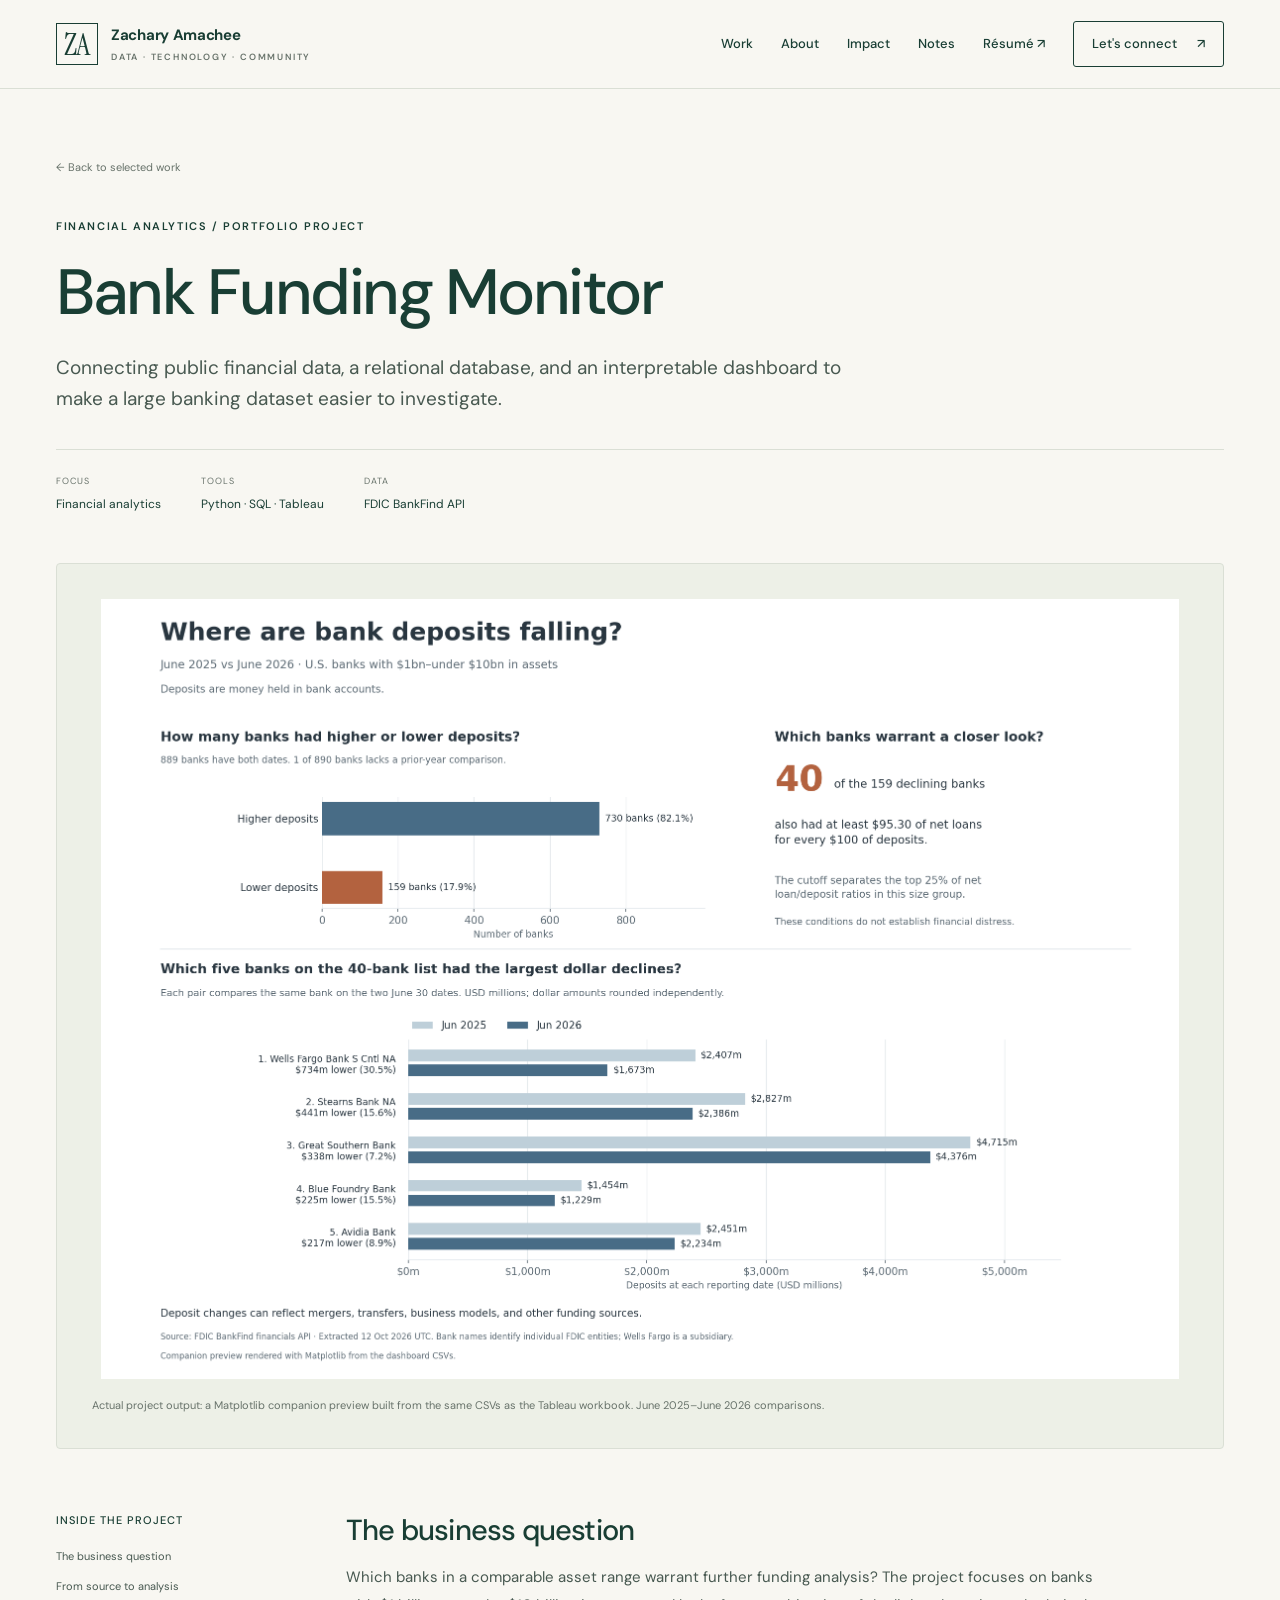
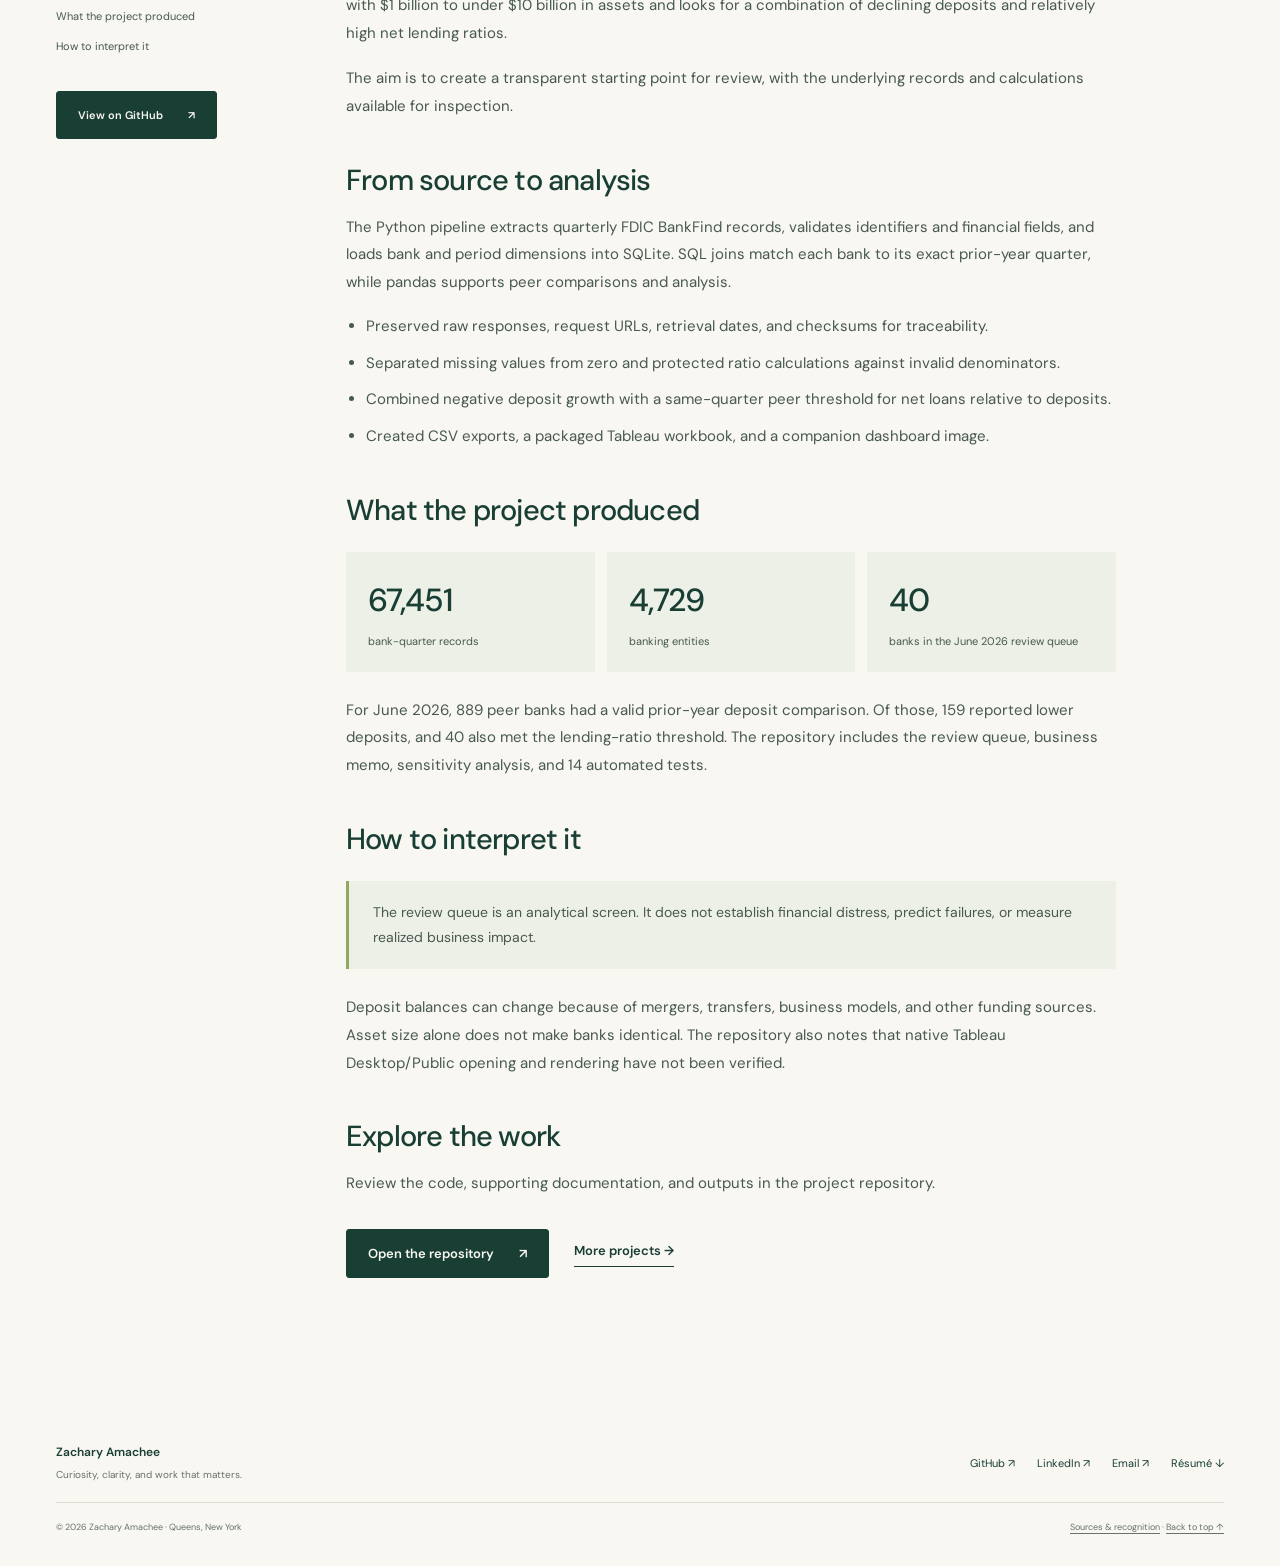
<file: work/bank-funding-monitor.html>
<!doctype html><html lang="en"><head><meta charset="utf-8"><meta name="viewport" content="width=device-width,initial-scale=1"><title>Bank Funding Monitor | Zachary Amachee</title><meta name="description" content="An FDIC data pipeline that turns quarterly bank records into an explainable funding review queue."><meta name="theme-color" content="#193e34"><link rel="canonical" href="https://zachetc.github.io/work/bank-funding-monitor.html"><meta property="og:type" content="website"><meta property="og:title" content="Bank Funding Monitor | Zachary Amachee"><meta property="og:description" content="An FDIC data pipeline that turns quarterly bank records into an explainable funding review queue."><meta property="og:url" content="https://zachetc.github.io/work/bank-funding-monitor.html"><meta property="og:image" content="https://zachetc.github.io/assets/social-card.png"><meta name="twitter:card" content="summary_large_image"><link rel="icon" href="/assets/favicon.svg" type="image/svg+xml"><link rel="stylesheet" href="/styles.css"><script type="application/ld+json">{"@context": "https://schema.org", "@type": "Person", "name": "Zachary Amachee", "url": "https://zachetc.github.io", "sameAs": ["https://github.com/Zachetc", "https://www.linkedin.com/in/zacharyamachee/"], "email": "mailto:zamachee1@gmail.com", "alumniOf": [{"@type": "CollegeOrUniversity", "name": "Baruch College"}, {"@type": "CollegeOrUniversity", "name": "Queensborough Community College"}]}</script><script defer src="/app.js"></script></head><body><a class="skip" href="#main">Skip to content</a><header class="site-header"><div class="container header-inner">
    <a class="brand" href="/" aria-label="Zachary Amachee home"><span class="monogram" aria-hidden="true">ZA</span><span>Zachary Amachee<small>Data · Technology · Community</small></span></a>
    <button class="menu-button" aria-controls="main-navigation" aria-expanded="false">Menu +</button>
    <nav class="desktop-nav" id="main-navigation" aria-label="Main navigation"><a href="/#work">Work</a><a href="/#about">About</a><a href="/#impact">Impact</a><a href="/#notes">Notes</a><a href="/assets/Zachary-Amachee-Resume.pdf" target="_blank" rel="noopener">Résumé ↗</a><a class="nav-contact" href="/#contact">Let's connect <span class="arrow" aria-hidden="true">↗</span></a></nav>
    </div></header><main id="main"><div class="container"><section class="page-hero"><a class="back-link" href="/#work">← Back to selected work</a><div class="eyebrow">Financial analytics / Portfolio project</div><h1>Bank Funding Monitor</h1><p class="lead">Connecting public financial data, a relational database, and an interpretable dashboard to make a large banking dataset easier to investigate.</p><div class="page-info"><div><small>Focus</small>Financial analytics</div><div><small>Tools</small>Python · SQL · Tableau</div><div><small>Data</small>FDIC BankFind API</div></div></section><figure class="case-visual"><img src="/assets/bank-dashboard.png" alt="Bank Funding Monitor companion dashboard showing deposit changes and the bank review queue." width="1200" height="850"><figcaption>Actual project output: a Matplotlib companion preview built from the same CSVs as the Tableau workbook. June 2025–June 2026 comparisons.</figcaption></figure><div class="case-content"><aside class="case-sidebar"><div><h2>Inside the project</h2><a href="#question">The business question</a><a href="#approach">From source to analysis</a><a href="#results">What the project produced</a><a href="#limits">How to interpret it</a><a class="button" href="https://github.com/Zachetc/Bank-Funding-Monitor" target="_blank" rel="noopener noreferrer">View on GitHub <span class="arrow" aria-hidden="true">↗</span></a></div></aside><article class="case-article"><section id="question"><h2>The business question</h2><p>Which banks in a comparable asset range warrant further funding analysis? The project focuses on banks with $1 billion to under $10 billion in assets and looks for a combination of declining deposits and relatively high net lending ratios.</p><p>The aim is to create a transparent starting point for review, with the underlying records and calculations available for inspection.</p></section><section id="approach"><h2>From source to analysis</h2><p>The Python pipeline extracts quarterly FDIC BankFind records, validates identifiers and financial fields, and loads bank and period dimensions into SQLite. SQL joins match each bank to its exact prior-year quarter, while pandas supports peer comparisons and analysis.</p><ul><li>Preserved raw responses, request URLs, retrieval dates, and checksums for traceability.</li><li>Separated missing values from zero and protected ratio calculations against invalid denominators.</li><li>Combined negative deposit growth with a same-quarter peer threshold for net loans relative to deposits.</li><li>Created CSV exports, a packaged Tableau workbook, and a companion dashboard image.</li></ul></section><section id="results"><h2>What the project produced</h2><div class="metric-row"><div class="metric"><b>67,451</b><span>bank-quarter records</span></div><div class="metric"><b>4,729</b><span>banking entities</span></div><div class="metric"><b>40</b><span>banks in the June 2026 review queue</span></div></div><p>For June 2026, 889 peer banks had a valid prior-year deposit comparison. Of those, 159 reported lower deposits, and 40 also met the lending-ratio threshold. The repository includes the review queue, business memo, sensitivity analysis, and 14 automated tests.</p></section><section id="limits"><h2>How to interpret it</h2><div class="callout">The review queue is an analytical screen. It does not establish financial distress, predict failures, or measure realized business impact.</div><p>Deposit balances can change because of mergers, transfers, business models, and other funding sources. Asset size alone does not make banks identical. The repository also notes that native Tableau Desktop/Public opening and rendering have not been verified.</p></section><section><h2>Explore the work</h2><p>Review the code, supporting documentation, and outputs in the project repository.</p><div class="actions"><a class="button" href="https://github.com/Zachetc/Bank-Funding-Monitor" target="_blank" rel="noopener noreferrer">Open the repository <span class="arrow" aria-hidden="true">↗</span></a><a class="text-link" href="/#work">More projects →</a></div></section></article></div></div></main><footer class="site-footer"><div class="container"><div class="footer-top"><div class="footer-name">Zachary Amachee<small>Curiosity, clarity, and work that matters.</small></div><div class="footer-links"><a class="" href="https://github.com/Zachetc" target="_blank" rel="noopener noreferrer">GitHub <span class="arrow" aria-hidden="true">↗</span></a><a class="" href="https://www.linkedin.com/in/zacharyamachee/" target="_blank" rel="noopener noreferrer">LinkedIn <span class="arrow" aria-hidden="true">↗</span></a><a href="mailto:zamachee1@gmail.com">Email ↗</a><a href="/assets/Zachary-Amachee-Resume.pdf" download>Résumé ↓</a></div></div><div class="footer-bottom"><span>© 2026 Zachary Amachee · Queens, New York</span><span><a href="/sources.html">Sources &amp; recognition</a> · <a href="#main">Back to top ↑</a></span></div></div></footer></body></html>
</file>
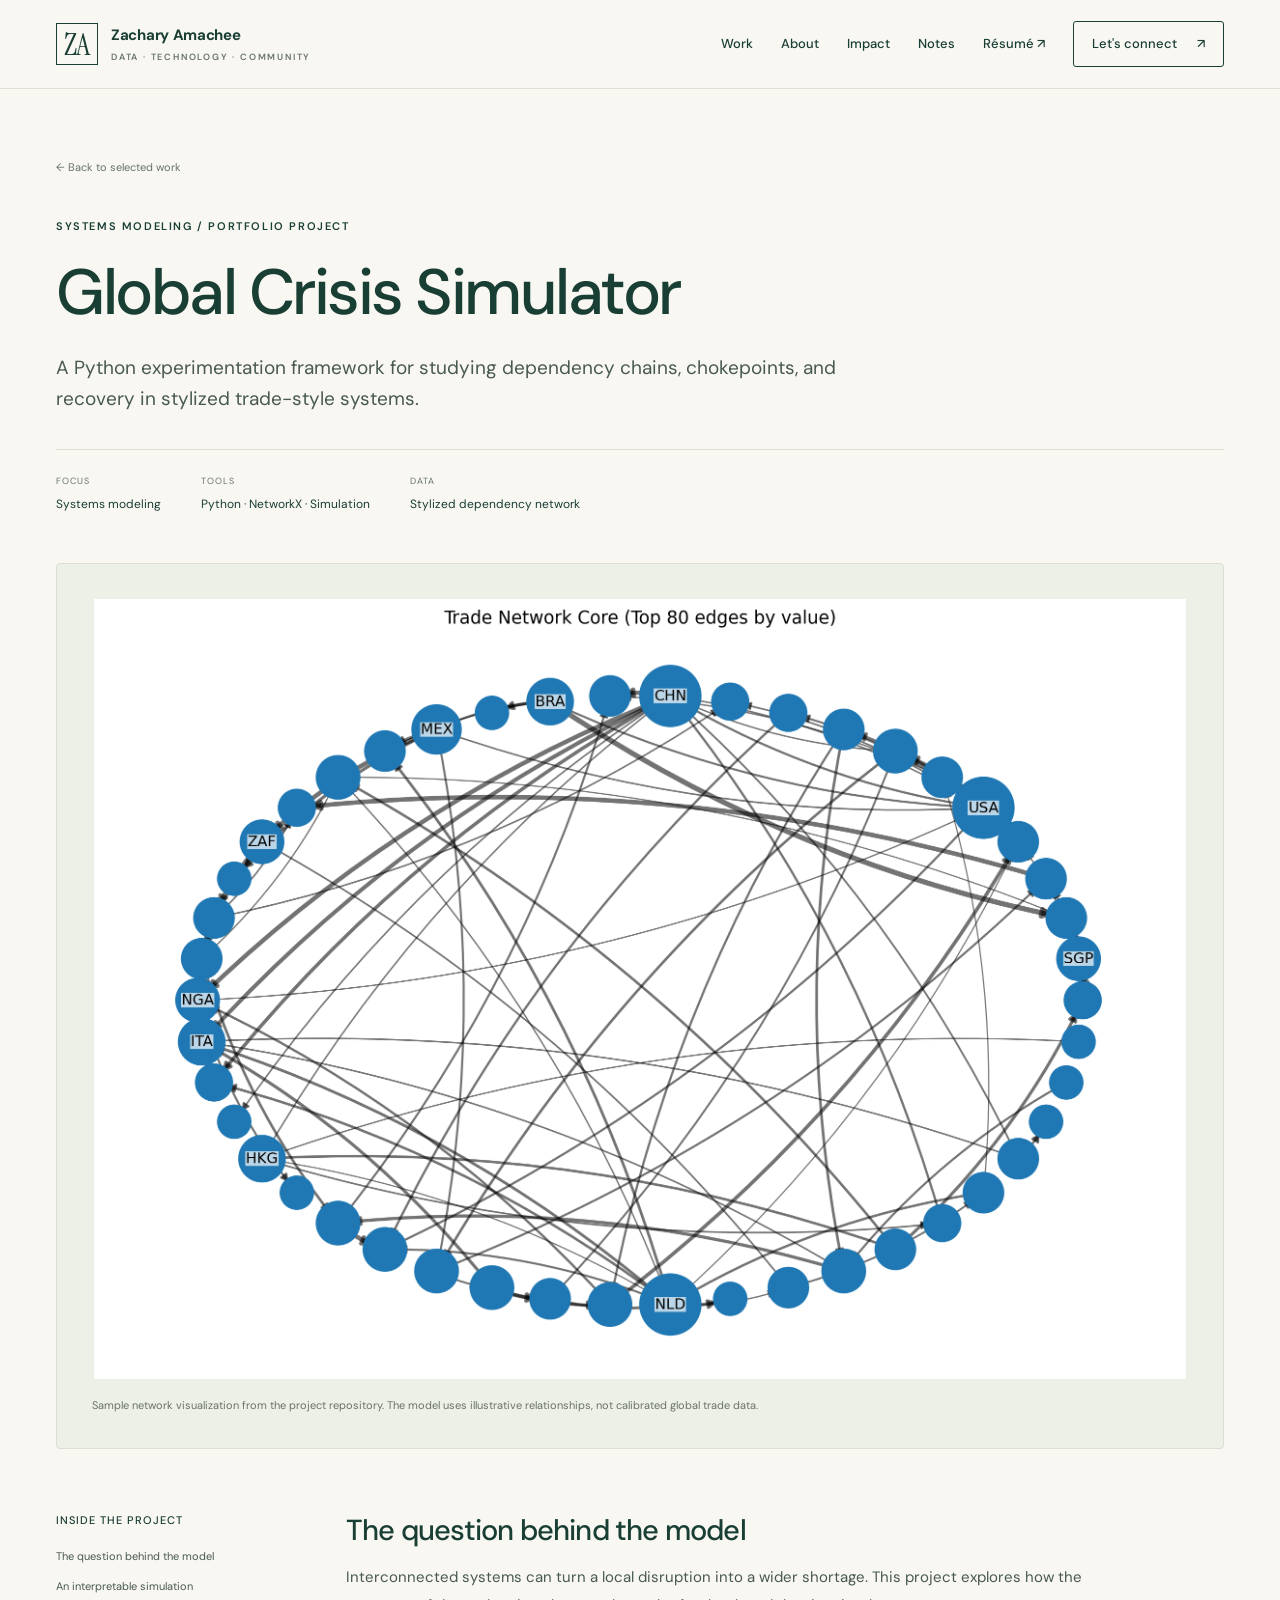
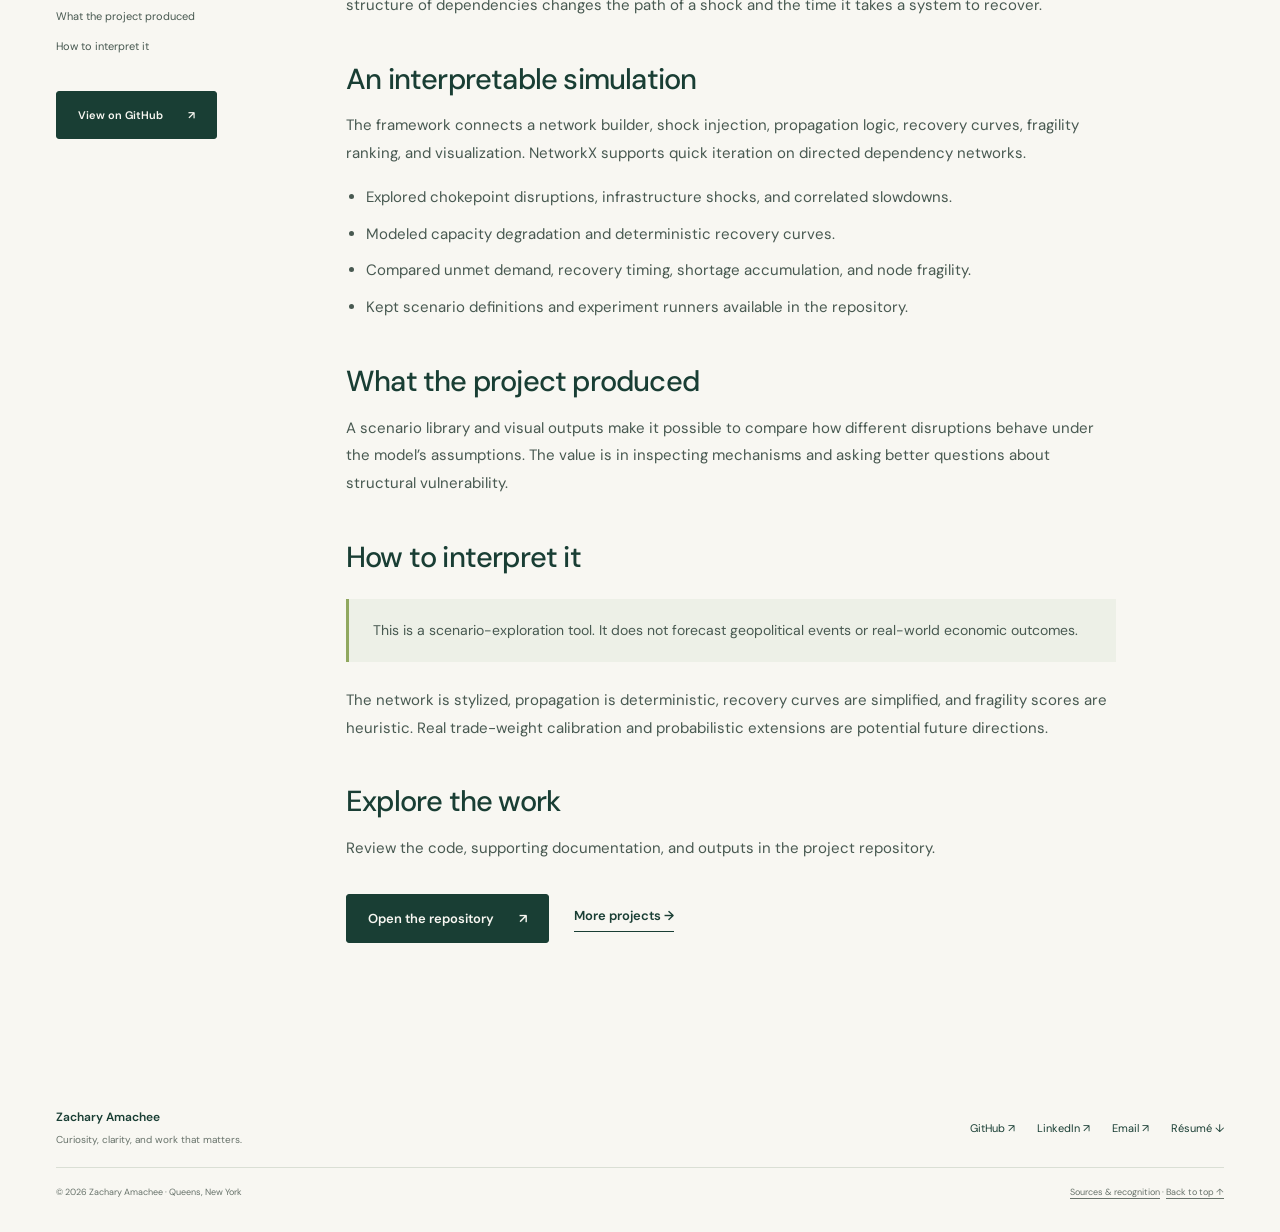
<file: work/global-crisis-simulator.html>
<!doctype html><html lang="en"><head><meta charset="utf-8"><meta name="viewport" content="width=device-width,initial-scale=1"><title>Global Crisis Simulator | Zachary Amachee</title><meta name="description" content="A network simulation exploring how local disruptions can spread through interconnected systems."><meta name="theme-color" content="#193e34"><link rel="canonical" href="https://zachetc.github.io/work/global-crisis-simulator.html"><meta property="og:type" content="website"><meta property="og:title" content="Global Crisis Simulator | Zachary Amachee"><meta property="og:description" content="A network simulation exploring how local disruptions can spread through interconnected systems."><meta property="og:url" content="https://zachetc.github.io/work/global-crisis-simulator.html"><meta property="og:image" content="https://zachetc.github.io/assets/social-card.png"><meta name="twitter:card" content="summary_large_image"><link rel="icon" href="/assets/favicon.svg" type="image/svg+xml"><link rel="stylesheet" href="/styles.css"><script type="application/ld+json">{"@context": "https://schema.org", "@type": "Person", "name": "Zachary Amachee", "url": "https://zachetc.github.io", "sameAs": ["https://github.com/Zachetc", "https://www.linkedin.com/in/zacharyamachee/"], "email": "mailto:zamachee1@gmail.com", "alumniOf": [{"@type": "CollegeOrUniversity", "name": "Baruch College"}, {"@type": "CollegeOrUniversity", "name": "Queensborough Community College"}]}</script><script defer src="/app.js"></script></head><body><a class="skip" href="#main">Skip to content</a><header class="site-header"><div class="container header-inner">
    <a class="brand" href="/" aria-label="Zachary Amachee home"><span class="monogram" aria-hidden="true">ZA</span><span>Zachary Amachee<small>Data · Technology · Community</small></span></a>
    <button class="menu-button" aria-controls="main-navigation" aria-expanded="false">Menu +</button>
    <nav class="desktop-nav" id="main-navigation" aria-label="Main navigation"><a href="/#work">Work</a><a href="/#about">About</a><a href="/#impact">Impact</a><a href="/#notes">Notes</a><a href="/assets/Zachary-Amachee-Resume.pdf" target="_blank" rel="noopener">Résumé ↗</a><a class="nav-contact" href="/#contact">Let's connect <span class="arrow" aria-hidden="true">↗</span></a></nav>
    </div></header><main id="main"><div class="container"><section class="page-hero"><a class="back-link" href="/#work">← Back to selected work</a><div class="eyebrow">Systems modeling / Portfolio project</div><h1>Global Crisis Simulator</h1><p class="lead">A Python experimentation framework for studying dependency chains, chokepoints, and recovery in stylized trade-style systems.</p><div class="page-info"><div><small>Focus</small>Systems modeling</div><div><small>Tools</small>Python · NetworkX · Simulation</div><div><small>Data</small>Stylized dependency network</div></div></section><figure class="case-visual"><img src="/assets/crisis-network.png" alt="Sample trade-style dependency network from the Global Crisis Simulator repository." width="1200" height="850"><figcaption>Sample network visualization from the project repository. The model uses illustrative relationships, not calibrated global trade data.</figcaption></figure><div class="case-content"><aside class="case-sidebar"><div><h2>Inside the project</h2><a href="#question">The question behind the model</a><a href="#approach">An interpretable simulation</a><a href="#results">What the project produced</a><a href="#limits">How to interpret it</a><a class="button" href="https://github.com/Zachetc/Global-Crisis-Simulator" target="_blank" rel="noopener noreferrer">View on GitHub <span class="arrow" aria-hidden="true">↗</span></a></div></aside><article class="case-article"><section id="question"><h2>The question behind the model</h2><p>Interconnected systems can turn a local disruption into a wider shortage. This project explores how the structure of dependencies changes the path of a shock and the time it takes a system to recover.</p></section><section id="approach"><h2>An interpretable simulation</h2><p>The framework connects a network builder, shock injection, propagation logic, recovery curves, fragility ranking, and visualization. NetworkX supports quick iteration on directed dependency networks.</p><ul><li>Explored chokepoint disruptions, infrastructure shocks, and correlated slowdowns.</li><li>Modeled capacity degradation and deterministic recovery curves.</li><li>Compared unmet demand, recovery timing, shortage accumulation, and node fragility.</li><li>Kept scenario definitions and experiment runners available in the repository.</li></ul></section><section id="results"><h2>What the project produced</h2><p>A scenario library and visual outputs make it possible to compare how different disruptions behave under the model’s assumptions. The value is in inspecting mechanisms and asking better questions about structural vulnerability.</p></section><section id="limits"><h2>How to interpret it</h2><div class="callout">This is a scenario-exploration tool. It does not forecast geopolitical events or real-world economic outcomes.</div><p>The network is stylized, propagation is deterministic, recovery curves are simplified, and fragility scores are heuristic. Real trade-weight calibration and probabilistic extensions are potential future directions.</p></section><section><h2>Explore the work</h2><p>Review the code, supporting documentation, and outputs in the project repository.</p><div class="actions"><a class="button" href="https://github.com/Zachetc/Global-Crisis-Simulator" target="_blank" rel="noopener noreferrer">Open the repository <span class="arrow" aria-hidden="true">↗</span></a><a class="text-link" href="/#work">More projects →</a></div></section></article></div></div></main><footer class="site-footer"><div class="container"><div class="footer-top"><div class="footer-name">Zachary Amachee<small>Curiosity, clarity, and work that matters.</small></div><div class="footer-links"><a class="" href="https://github.com/Zachetc" target="_blank" rel="noopener noreferrer">GitHub <span class="arrow" aria-hidden="true">↗</span></a><a class="" href="https://www.linkedin.com/in/zacharyamachee/" target="_blank" rel="noopener noreferrer">LinkedIn <span class="arrow" aria-hidden="true">↗</span></a><a href="mailto:zamachee1@gmail.com">Email ↗</a><a href="/assets/Zachary-Amachee-Resume.pdf" download>Résumé ↓</a></div></div><div class="footer-bottom"><span>© 2026 Zachary Amachee · Queens, New York</span><span><a href="/sources.html">Sources &amp; recognition</a> · <a href="#main">Back to top ↑</a></span></div></div></footer></body></html>
</file>
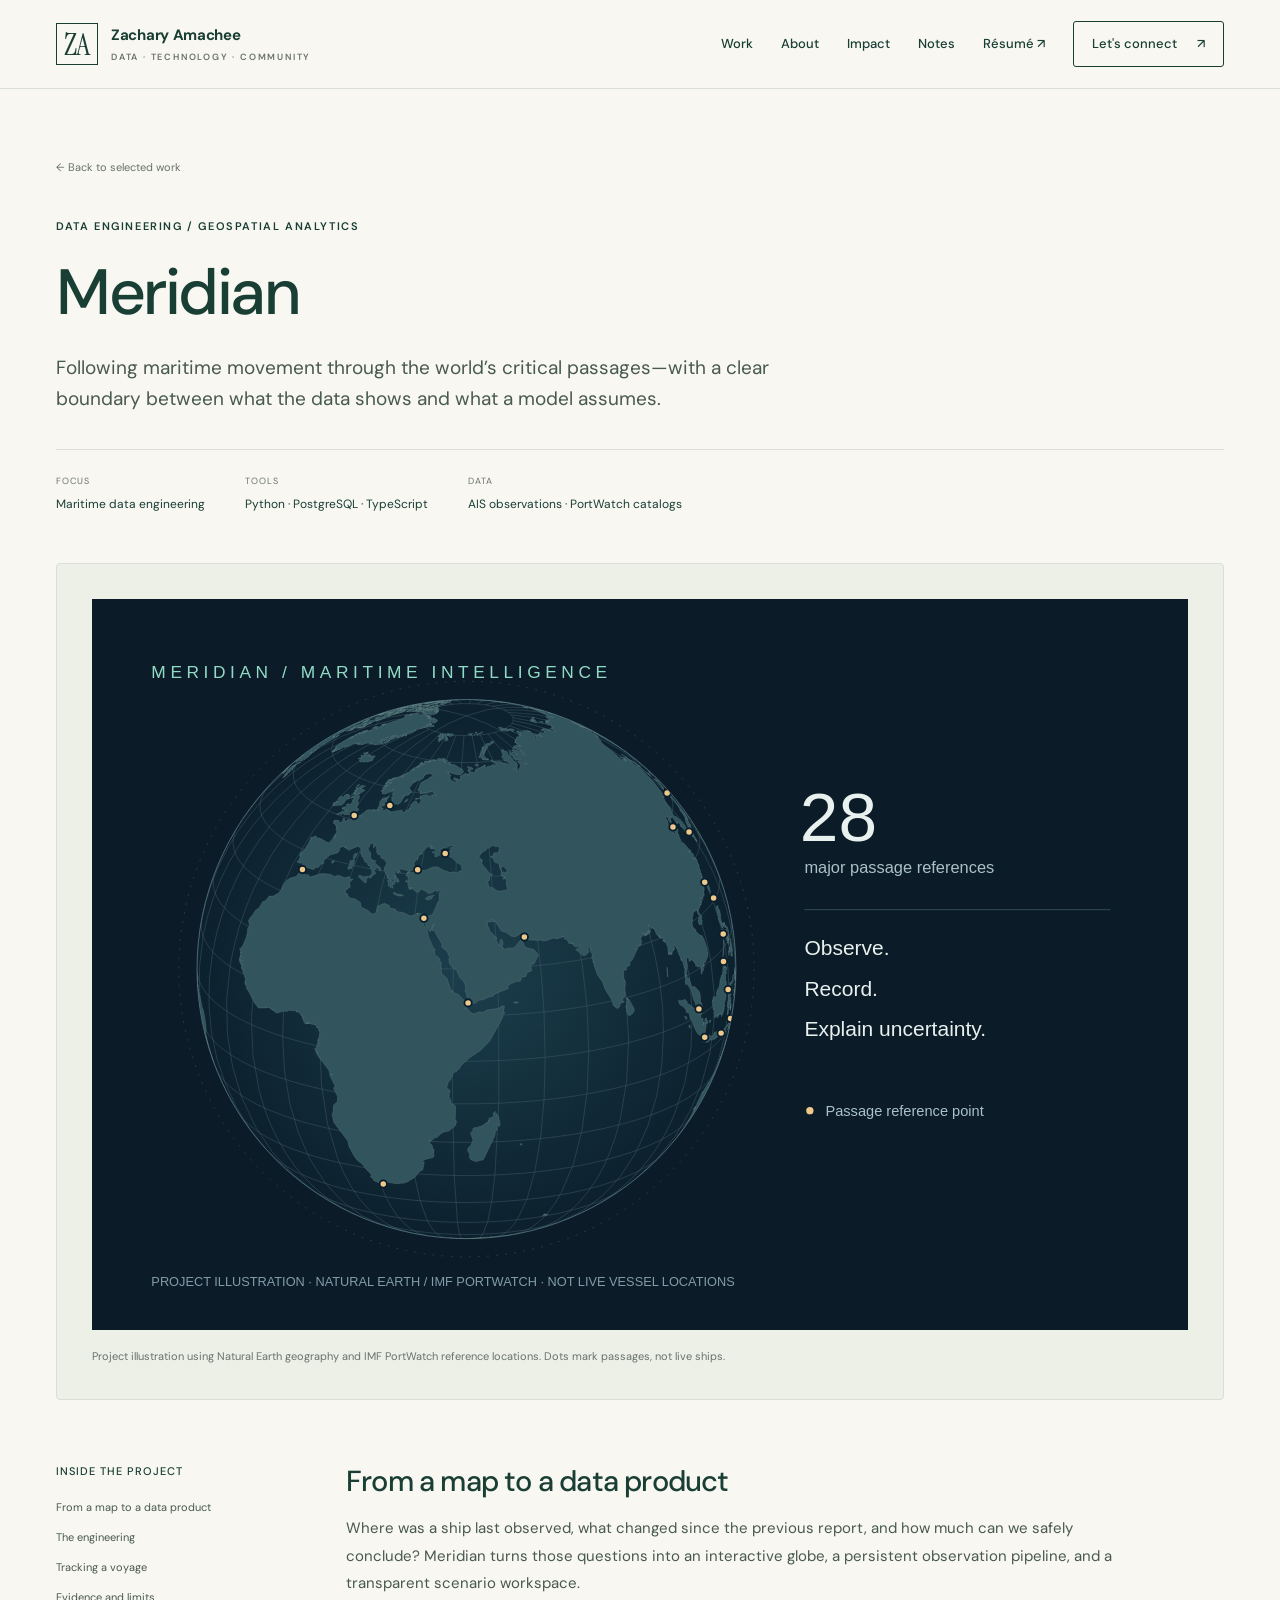
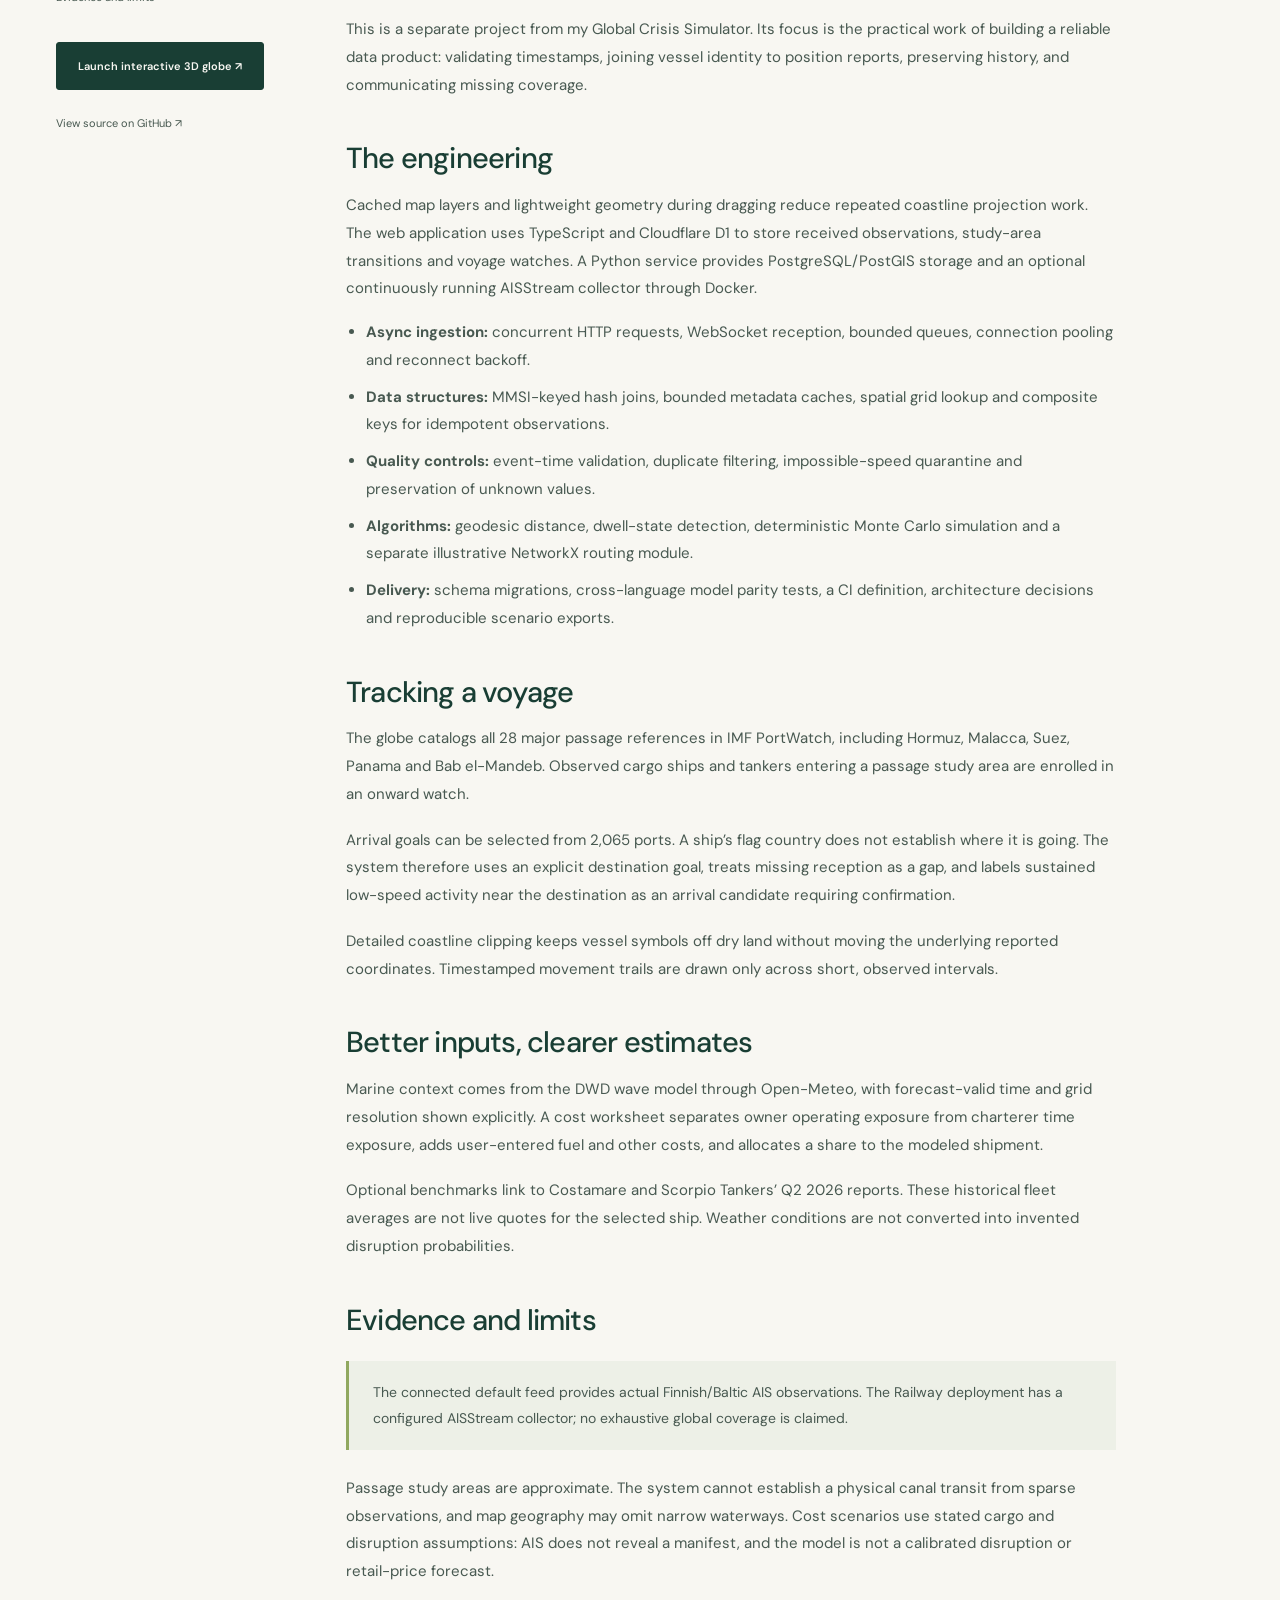
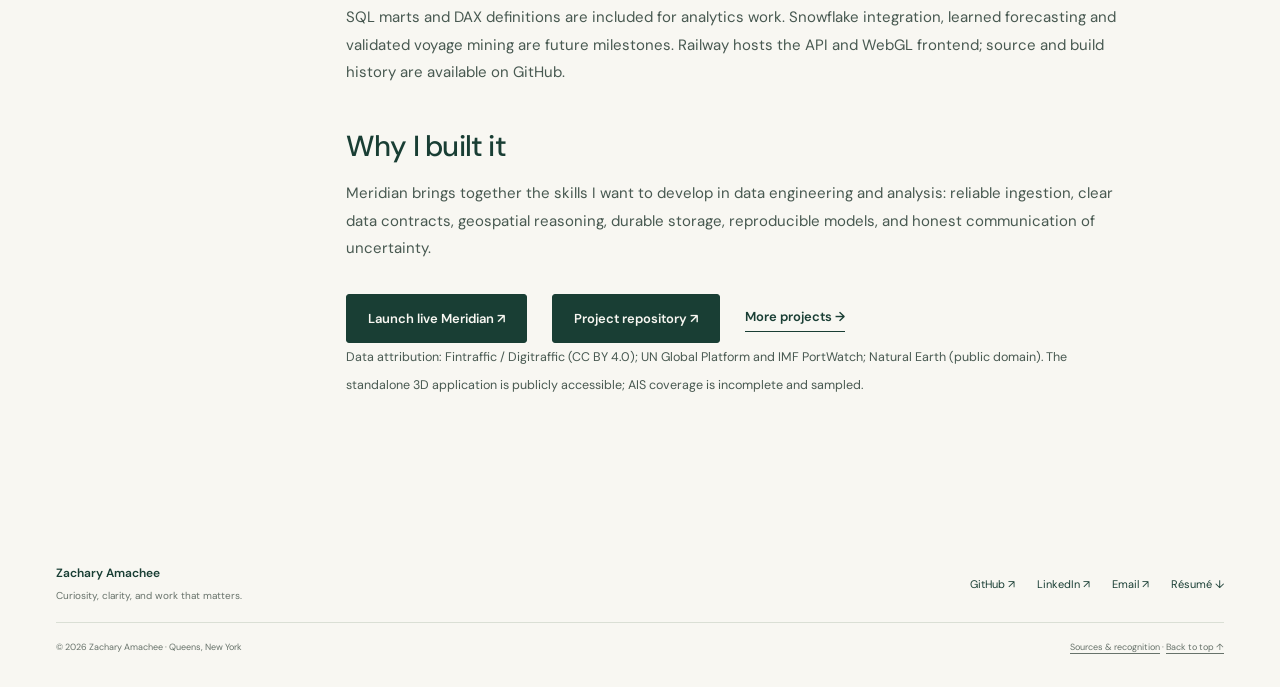
<file: work/meridian.html>
<!doctype html><html lang="en"><head><meta charset="utf-8"><meta name="viewport" content="width=device-width,initial-scale=1"><title>Meridian — Maritime Intelligence | Zachary Amachee</title><meta name="description" content="A maritime data engineering project connecting timestamped ship observations, chokepoint monitoring, durable history and transparent cost scenarios."><meta name="theme-color" content="#193e34"><link rel="canonical" href="https://zachetc.github.io/work/meridian.html"><meta property="og:type" content="website"><meta property="og:title" content="Meridian — Maritime Intelligence | Zachary Amachee"><meta property="og:description" content="A maritime data engineering project connecting timestamped ship observations, chokepoint monitoring, durable history and transparent cost scenarios."><meta property="og:url" content="https://zachetc.github.io/work/meridian.html"><meta property="og:image" content="https://zachetc.github.io/assets/social-card.png"><meta name="twitter:card" content="summary_large_image"><link rel="icon" href="/assets/favicon.svg" type="image/svg+xml"><link rel="stylesheet" href="/styles.css"><script type="application/ld+json">{"@context": "https://schema.org", "@type": "Person", "name": "Zachary Amachee", "url": "https://zachetc.github.io", "sameAs": ["https://github.com/Zachetc", "https://www.linkedin.com/in/zacharyamachee/"], "email": "mailto:zamachee1@gmail.com", "alumniOf": [{"@type": "CollegeOrUniversity", "name": "Baruch College"}, {"@type": "CollegeOrUniversity", "name": "Queensborough Community College"}]}</script><script defer src="/app.js"></script></head><body><a class="skip" href="#main">Skip to content</a><header class="site-header"><div class="container header-inner">
    <a class="brand" href="/" aria-label="Zachary Amachee home"><span class="monogram" aria-hidden="true">ZA</span><span>Zachary Amachee<small>Data · Technology · Community</small></span></a>
    <button class="menu-button" aria-controls="main-navigation" aria-expanded="false">Menu +</button>
    <nav class="desktop-nav" id="main-navigation" aria-label="Main navigation"><a href="/#work">Work</a><a href="/#about">About</a><a href="/#impact">Impact</a><a href="/#notes">Notes</a><a href="/assets/Zachary-Amachee-Resume.pdf" target="_blank" rel="noopener">Résumé ↗</a><a class="nav-contact" href="/#contact">Let's connect <span class="arrow" aria-hidden="true">↗</span></a></nav>
    </div></header><main id="main"><div class="container"><section class="page-hero"><a class="back-link" href="/#work">← Back to selected work</a><div class="eyebrow">Data engineering / Geospatial analytics</div><h1>Meridian</h1><p class="lead">Following maritime movement through the world’s critical passages—with a clear boundary between what the data shows and what a model assumes.</p><div class="page-info"><div><small>Focus</small>Maritime data engineering</div><div><small>Tools</small>Python · PostgreSQL · TypeScript</div><div><small>Data</small>AIS observations · PortWatch catalogs</div></div></section><figure class="case-visual"><img src="/assets/meridian-map.svg" alt="Globe illustration showing selected IMF PortWatch passage reference locations, including Hormuz, Suez and Malacca." width="1200" height="800"><figcaption>Project illustration using Natural Earth geography and IMF PortWatch reference locations. Dots mark passages, not live ships.</figcaption></figure><div class="case-content"><aside class="case-sidebar"><div><h2>Inside the project</h2><a href="#question">From a map to a data product</a><a href="#pipeline">The engineering</a><a href="#tracking">Tracking a voyage</a><a href="#limits">Evidence and limits</a><a class="button" href="https://meridian-api-production-24fe.up.railway.app/" target="_blank" rel="noopener noreferrer">Launch interactive 3D globe ↗</a><p><a href="https://github.com/Zachetc/Meridian-" target="_blank" rel="noopener noreferrer">View source on GitHub ↗</a></p></div></aside><article class="case-article"><section id="question"><h2>From a map to a data product</h2><p>Where was a ship last observed, what changed since the previous report, and how much can we safely conclude? Meridian turns those questions into an interactive globe, a persistent observation pipeline, and a transparent scenario workspace.</p><p>This is a separate project from my Global Crisis Simulator. Its focus is the practical work of building a reliable data product: validating timestamps, joining vessel identity to position reports, preserving history, and communicating missing coverage.</p></section><section id="pipeline"><h2>The engineering</h2><p>Cached map layers and lightweight geometry during dragging reduce repeated coastline projection work. The web application uses TypeScript and Cloudflare D1 to store received observations, study-area transitions and voyage watches. A Python service provides PostgreSQL/PostGIS storage and an optional continuously running AISStream collector through Docker.</p><ul><li><strong>Async ingestion:</strong> concurrent HTTP requests, WebSocket reception, bounded queues, connection pooling and reconnect backoff.</li><li><strong>Data structures:</strong> MMSI-keyed hash joins, bounded metadata caches, spatial grid lookup and composite keys for idempotent observations.</li><li><strong>Quality controls:</strong> event-time validation, duplicate filtering, impossible-speed quarantine and preservation of unknown values.</li><li><strong>Algorithms:</strong> geodesic distance, dwell-state detection, deterministic Monte Carlo simulation and a separate illustrative NetworkX routing module.</li><li><strong>Delivery:</strong> schema migrations, cross-language model parity tests, a CI definition, architecture decisions and reproducible scenario exports.</li></ul></section><section id="tracking"><h2>Tracking a voyage</h2><p>The globe catalogs all 28 major passage references in IMF PortWatch, including Hormuz, Malacca, Suez, Panama and Bab el-Mandeb. Observed cargo ships and tankers entering a passage study area are enrolled in an onward watch.</p><p>Arrival goals can be selected from 2,065 ports. A ship’s flag country does not establish where it is going. The system therefore uses an explicit destination goal, treats missing reception as a gap, and labels sustained low-speed activity near the destination as an arrival candidate requiring confirmation.</p><p>Detailed coastline clipping keeps vessel symbols off dry land without moving the underlying reported coordinates. Timestamped movement trails are drawn only across short, observed intervals.</p></section><section><h2>Better inputs, clearer estimates</h2><p>Marine context comes from the DWD wave model through Open-Meteo, with forecast-valid time and grid resolution shown explicitly. A cost worksheet separates owner operating exposure from charterer time exposure, adds user-entered fuel and other costs, and allocates a share to the modeled shipment.</p><p>Optional benchmarks link to Costamare and Scorpio Tankers’ Q2 2026 reports. These historical fleet averages are not live quotes for the selected ship. Weather conditions are not converted into invented disruption probabilities.</p></section><section id="limits"><h2>Evidence and limits</h2><div class="callout">The connected default feed provides actual Finnish/Baltic AIS observations. The Railway deployment has a configured AISStream collector; no exhaustive global coverage is claimed.</div><p>Passage study areas are approximate. The system cannot establish a physical canal transit from sparse observations, and map geography may omit narrow waterways. Cost scenarios use stated cargo and disruption assumptions: AIS does not reveal a manifest, and the model is not a calibrated disruption or retail-price forecast.</p><p>SQL marts and DAX definitions are included for analytics work. Snowflake integration, learned forecasting and validated voyage mining are future milestones. Railway hosts the API and WebGL frontend; source and build history are available on GitHub.</p></section><section><h2>Why I built it</h2><p>Meridian brings together the skills I want to develop in data engineering and analysis: reliable ingestion, clear data contracts, geospatial reasoning, durable storage, reproducible models, and honest communication of uncertainty.</p><div class="actions"><a class="button" href="https://meridian-api-production-24fe.up.railway.app/" target="_blank" rel="noopener noreferrer">Launch live Meridian ↗</a><a class="button" href="https://github.com/Zachetc/Meridian-" target="_blank" rel="noopener noreferrer">Project repository ↗</a><a class="text-link" href="/#work">More projects →</a></div><p><small>Data attribution: Fintraffic / Digitraffic (CC BY 4.0); UN Global Platform and IMF PortWatch; Natural Earth (public domain). The standalone 3D application is publicly accessible; AIS coverage is incomplete and sampled.</small></p></section></article></div></div></main><footer class="site-footer"><div class="container"><div class="footer-top"><div class="footer-name">Zachary Amachee<small>Curiosity, clarity, and work that matters.</small></div><div class="footer-links"><a class="" href="https://github.com/Zachetc" target="_blank" rel="noopener noreferrer">GitHub <span class="arrow" aria-hidden="true">↗</span></a><a class="" href="https://www.linkedin.com/in/zacharyamachee/" target="_blank" rel="noopener noreferrer">LinkedIn <span class="arrow" aria-hidden="true">↗</span></a><a href="mailto:zamachee1@gmail.com">Email ↗</a><a href="/assets/Zachary-Amachee-Resume.pdf" download>Résumé ↓</a></div></div><div class="footer-bottom"><span>© 2026 Zachary Amachee · Queens, New York</span><span><a href="/sources.html">Sources &amp; recognition</a> · <a href="#main">Back to top ↑</a></span></div></div></footer></body></html>
</file>
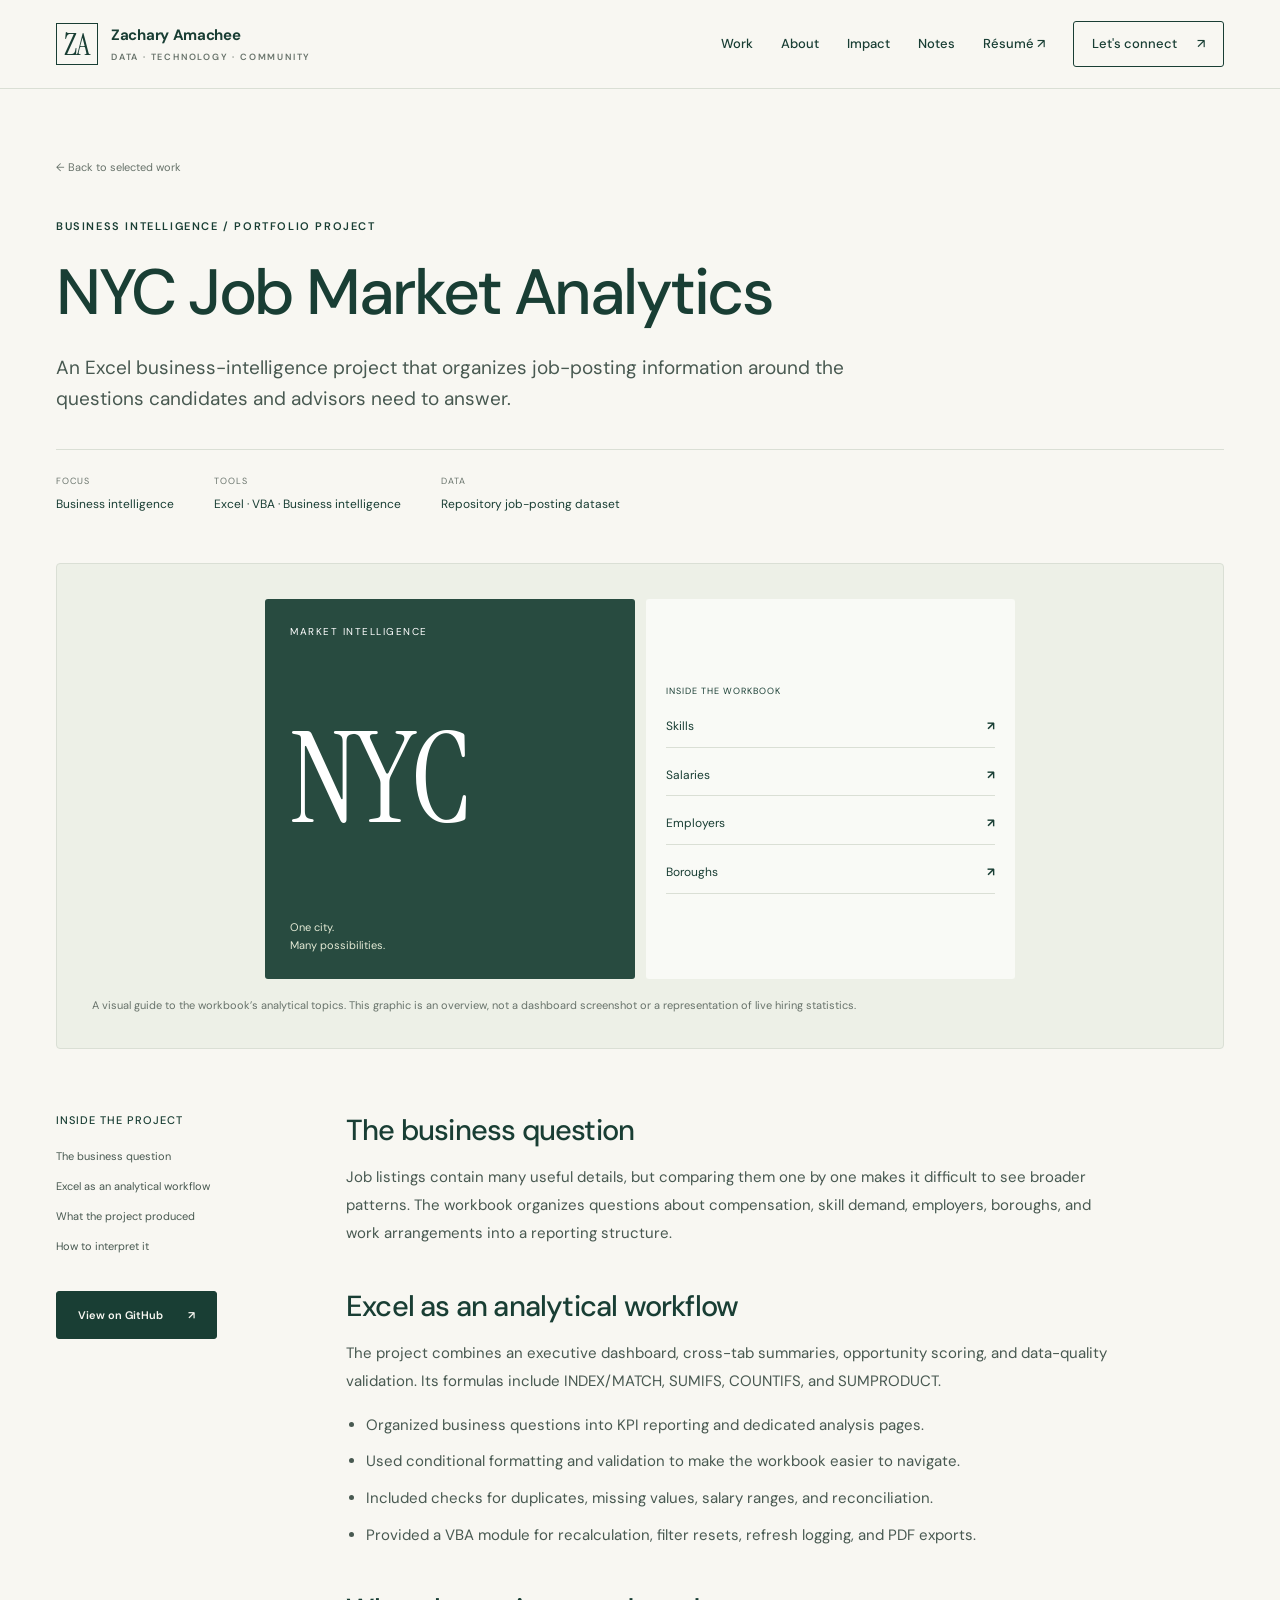
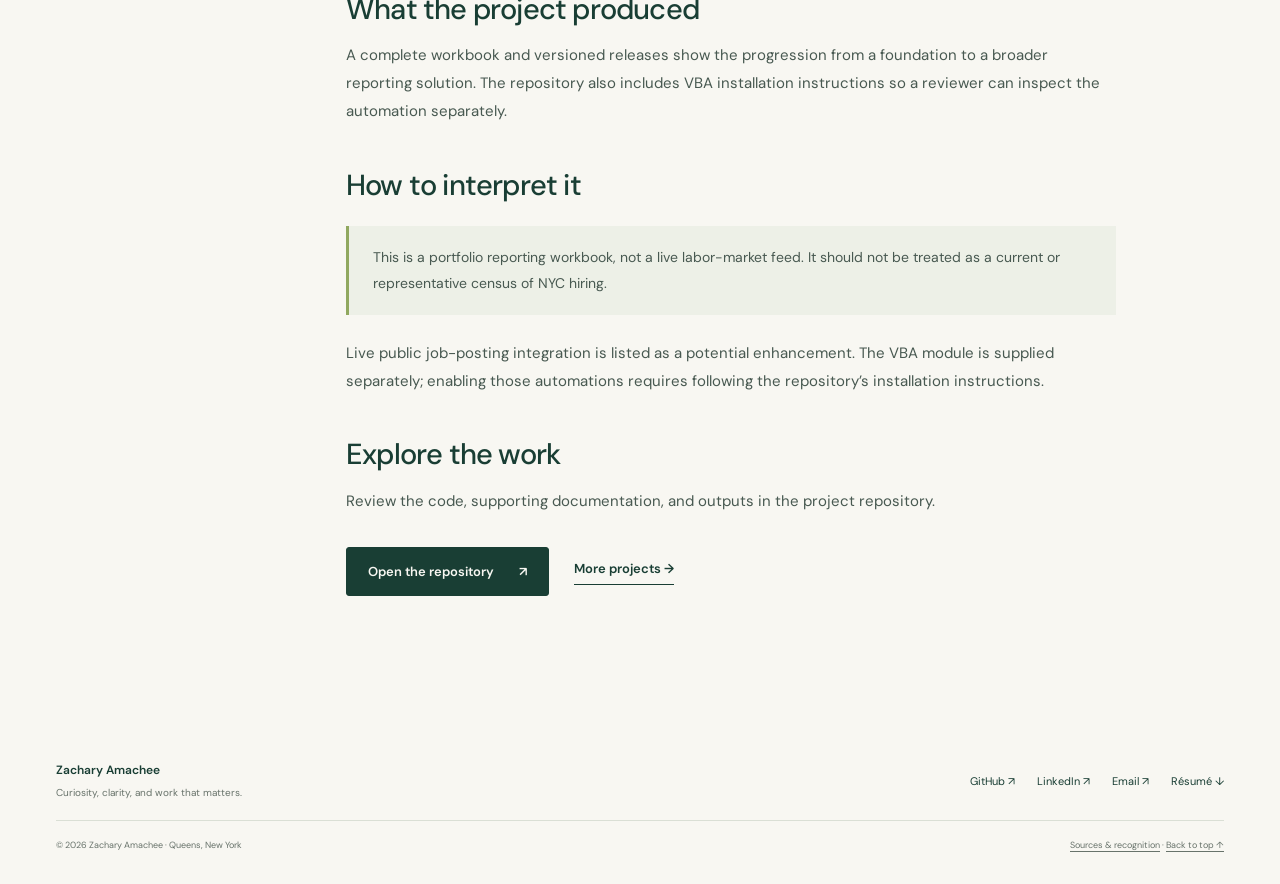
<file: work/nyc-job-market.html>
<!doctype html><html lang="en"><head><meta charset="utf-8"><meta name="viewport" content="width=device-width,initial-scale=1"><title>NYC Job Market Analytics | Zachary Amachee</title><meta name="description" content="An Excel reporting workbook exploring compensation, skill demand, employers, and opportunity fit."><meta name="theme-color" content="#193e34"><link rel="canonical" href="https://zachetc.github.io/work/nyc-job-market.html"><meta property="og:type" content="website"><meta property="og:title" content="NYC Job Market Analytics | Zachary Amachee"><meta property="og:description" content="An Excel reporting workbook exploring compensation, skill demand, employers, and opportunity fit."><meta property="og:url" content="https://zachetc.github.io/work/nyc-job-market.html"><meta property="og:image" content="https://zachetc.github.io/assets/social-card.png"><meta name="twitter:card" content="summary_large_image"><link rel="icon" href="/assets/favicon.svg" type="image/svg+xml"><link rel="stylesheet" href="/styles.css"><script type="application/ld+json">{"@context": "https://schema.org", "@type": "Person", "name": "Zachary Amachee", "url": "https://zachetc.github.io", "sameAs": ["https://github.com/Zachetc", "https://www.linkedin.com/in/zacharyamachee/"], "email": "mailto:zamachee1@gmail.com", "alumniOf": [{"@type": "CollegeOrUniversity", "name": "Baruch College"}, {"@type": "CollegeOrUniversity", "name": "Queensborough Community College"}]}</script><script defer src="/app.js"></script></head><body><a class="skip" href="#main">Skip to content</a><header class="site-header"><div class="container header-inner">
    <a class="brand" href="/" aria-label="Zachary Amachee home"><span class="monogram" aria-hidden="true">ZA</span><span>Zachary Amachee<small>Data · Technology · Community</small></span></a>
    <button class="menu-button" aria-controls="main-navigation" aria-expanded="false">Menu +</button>
    <nav class="desktop-nav" id="main-navigation" aria-label="Main navigation"><a href="/#work">Work</a><a href="/#about">About</a><a href="/#impact">Impact</a><a href="/#notes">Notes</a><a href="/assets/Zachary-Amachee-Resume.pdf" target="_blank" rel="noopener">Résumé ↗</a><a class="nav-contact" href="/#contact">Let's connect <span class="arrow" aria-hidden="true">↗</span></a></nav>
    </div></header><main id="main"><div class="container"><section class="page-hero"><a class="back-link" href="/#work">← Back to selected work</a><div class="eyebrow">Business intelligence / Portfolio project</div><h1>NYC Job Market Analytics</h1><p class="lead">An Excel business-intelligence project that organizes job-posting information around the questions candidates and advisors need to answer.</p><div class="page-info"><div><small>Focus</small>Business intelligence</div><div><small>Tools</small>Excel · VBA · Business intelligence</div><div><small>Data</small>Repository job-posting dataset</div></div></section><figure class="case-visual"><div class="nyc-art" role="img" aria-label="NYC Job Market Analytics: workbook topics include skills, salaries, employers, and boroughs."><div class="nyc-main"><span>Market intelligence</span><b>NYC</b><small>One city.<br>Many possibilities.</small></div><div class="nyc-topics"><small>Inside the workbook</small><span>Skills <b>↗</b></span><span>Salaries <b>↗</b></span><span>Employers <b>↗</b></span><span>Boroughs <b>↗</b></span></div></div><figcaption>A visual guide to the workbook’s analytical topics. This graphic is an overview, not a dashboard screenshot or a representation of live hiring statistics.</figcaption></figure><div class="case-content"><aside class="case-sidebar"><div><h2>Inside the project</h2><a href="#question">The business question</a><a href="#approach">Excel as an analytical workflow</a><a href="#results">What the project produced</a><a href="#limits">How to interpret it</a><a class="button" href="https://github.com/Zachetc/NYC-Job-Market-Analytics" target="_blank" rel="noopener noreferrer">View on GitHub <span class="arrow" aria-hidden="true">↗</span></a></div></aside><article class="case-article"><section id="question"><h2>The business question</h2><p>Job listings contain many useful details, but comparing them one by one makes it difficult to see broader patterns. The workbook organizes questions about compensation, skill demand, employers, boroughs, and work arrangements into a reporting structure.</p></section><section id="approach"><h2>Excel as an analytical workflow</h2><p>The project combines an executive dashboard, cross-tab summaries, opportunity scoring, and data-quality validation. Its formulas include INDEX/MATCH, SUMIFS, COUNTIFS, and SUMPRODUCT.</p><ul><li>Organized business questions into KPI reporting and dedicated analysis pages.</li><li>Used conditional formatting and validation to make the workbook easier to navigate.</li><li>Included checks for duplicates, missing values, salary ranges, and reconciliation.</li><li>Provided a VBA module for recalculation, filter resets, refresh logging, and PDF exports.</li></ul></section><section id="results"><h2>What the project produced</h2><p>A complete workbook and versioned releases show the progression from a foundation to a broader reporting solution. The repository also includes VBA installation instructions so a reviewer can inspect the automation separately.</p></section><section id="limits"><h2>How to interpret it</h2><div class="callout">This is a portfolio reporting workbook, not a live labor-market feed. It should not be treated as a current or representative census of NYC hiring.</div><p>Live public job-posting integration is listed as a potential enhancement. The VBA module is supplied separately; enabling those automations requires following the repository’s installation instructions.</p></section><section><h2>Explore the work</h2><p>Review the code, supporting documentation, and outputs in the project repository.</p><div class="actions"><a class="button" href="https://github.com/Zachetc/NYC-Job-Market-Analytics" target="_blank" rel="noopener noreferrer">Open the repository <span class="arrow" aria-hidden="true">↗</span></a><a class="text-link" href="/#work">More projects →</a></div></section></article></div></div></main><footer class="site-footer"><div class="container"><div class="footer-top"><div class="footer-name">Zachary Amachee<small>Curiosity, clarity, and work that matters.</small></div><div class="footer-links"><a class="" href="https://github.com/Zachetc" target="_blank" rel="noopener noreferrer">GitHub <span class="arrow" aria-hidden="true">↗</span></a><a class="" href="https://www.linkedin.com/in/zacharyamachee/" target="_blank" rel="noopener noreferrer">LinkedIn <span class="arrow" aria-hidden="true">↗</span></a><a href="mailto:zamachee1@gmail.com">Email ↗</a><a href="/assets/Zachary-Amachee-Resume.pdf" download>Résumé ↓</a></div></div><div class="footer-bottom"><span>© 2026 Zachary Amachee · Queens, New York</span><span><a href="/sources.html">Sources &amp; recognition</a> · <a href="#main">Back to top ↑</a></span></div></div></footer></body></html>
</file>
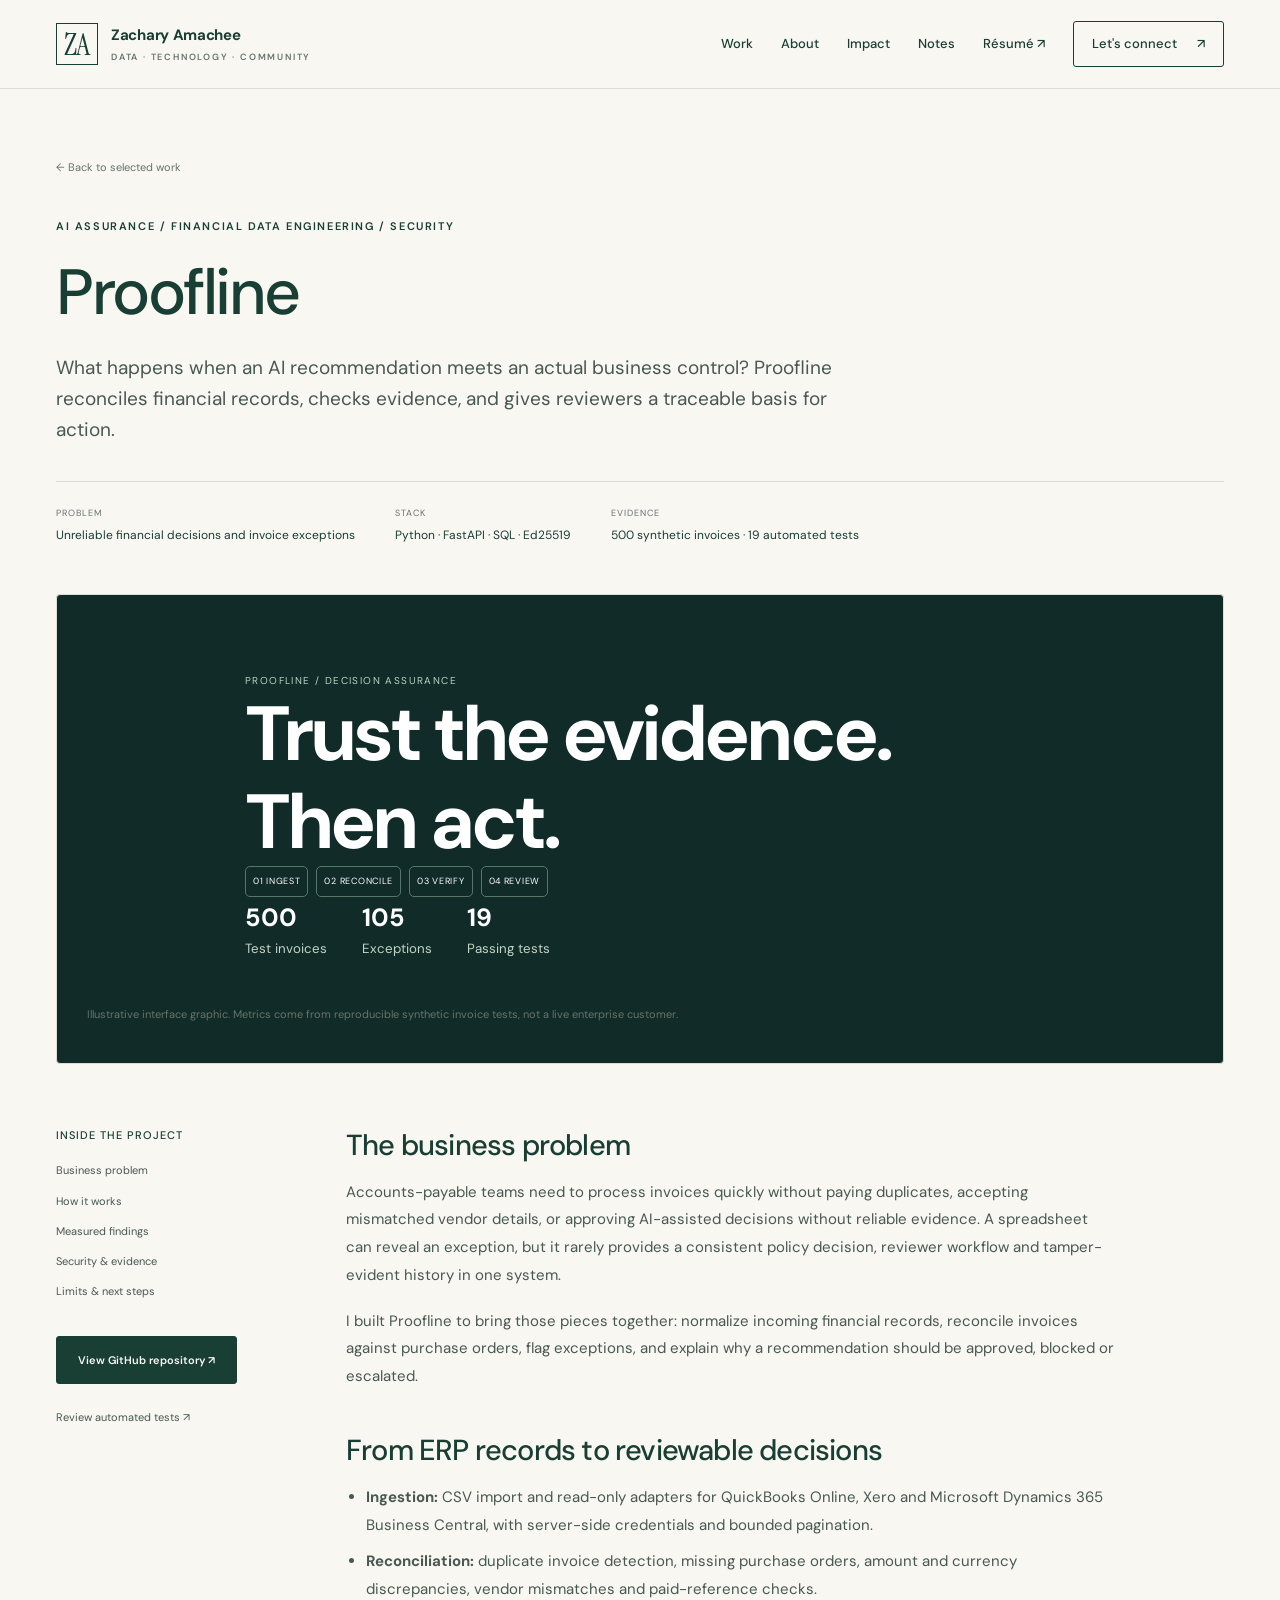
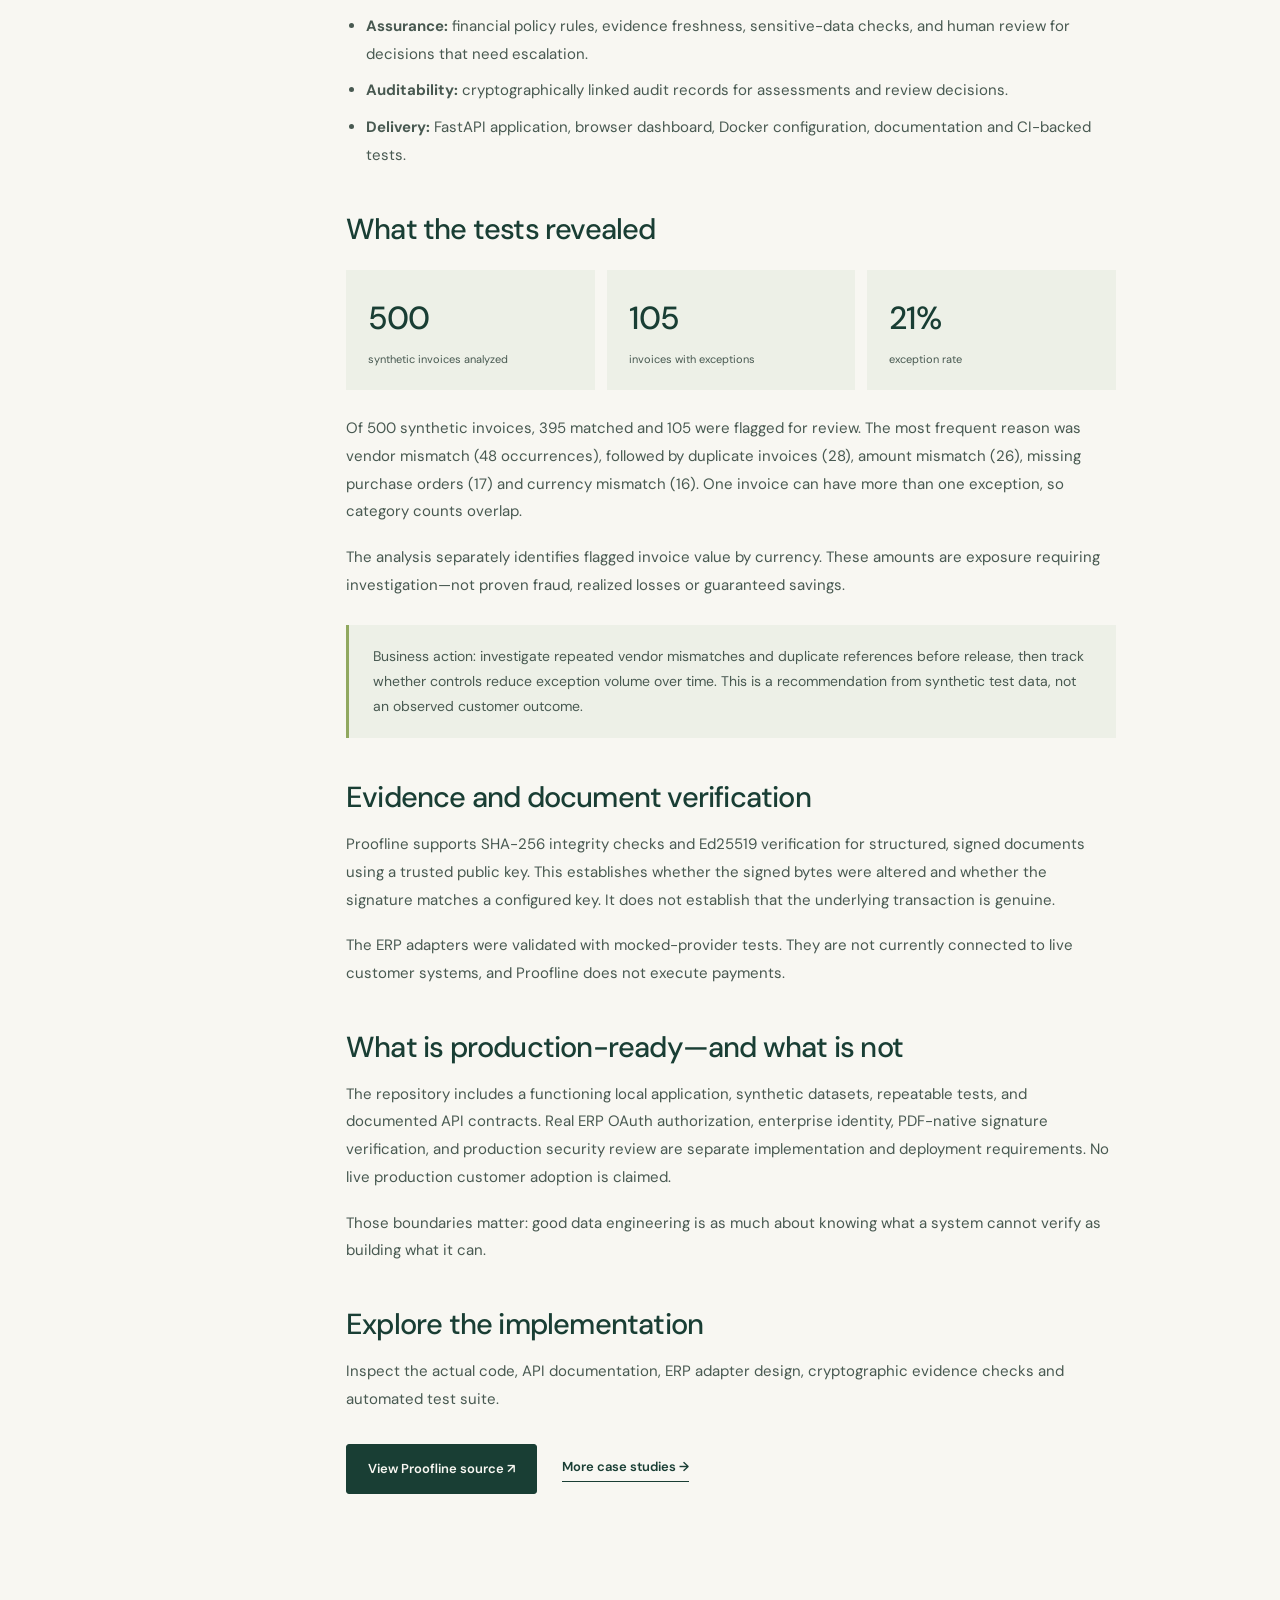
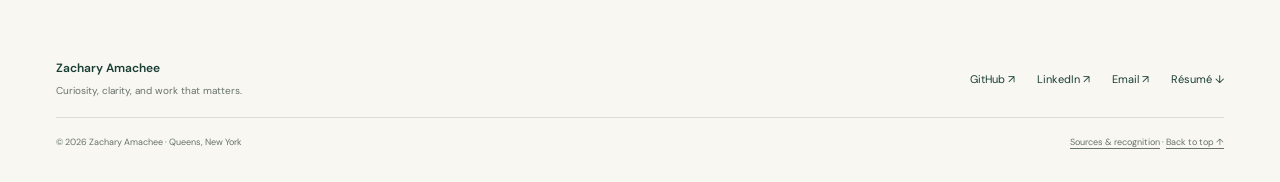
<file: work/proofline.html>
<!doctype html><html lang="en"><head><meta charset="utf-8"><meta name="viewport" content="width=device-width,initial-scale=1"><title>Proofline — AI Decision Assurance | Zachary Amachee</title><meta name="description" content="An AI decision assurance and accounts payable intelligence system with ERP adapters, financial reconciliation, cryptographic evidence checks and traceable review workflows."><meta name="theme-color" content="#193e34"><link rel="canonical" href="https://zachetc.github.io/work/proofline.html"><meta property="og:type" content="website"><meta property="og:title" content="Proofline — AI Decision Assurance | Zachary Amachee"><meta property="og:description" content="A maritime data engineering project connecting timestamped ship observations, chokepoint monitoring, durable history and transparent cost scenarios."><meta property="og:url" content="https://zachetc.github.io/work/proofline.html"><meta property="og:image" content="https://zachetc.github.io/assets/social-card.png"><meta name="twitter:card" content="summary_large_image"><link rel="icon" href="/assets/favicon.svg" type="image/svg+xml"><link rel="stylesheet" href="/styles.css"><script type="application/ld+json">{"@context": "https://schema.org", "@type": "Person", "name": "Zachary Amachee", "url": "https://zachetc.github.io", "sameAs": ["https://github.com/Zachetc", "https://www.linkedin.com/in/zacharyamachee/"], "email": "mailto:zamachee1@gmail.com", "alumniOf": [{"@type": "CollegeOrUniversity", "name": "Baruch College"}, {"@type": "CollegeOrUniversity", "name": "Queensborough Community College"}]}</script><script defer src="/app.js"></script></head><body><a class="skip" href="#main">Skip to content</a><header class="site-header"><div class="container header-inner">
    <a class="brand" href="/" aria-label="Zachary Amachee home"><span class="monogram" aria-hidden="true">ZA</span><span>Zachary Amachee<small>Data · Technology · Community</small></span></a>
    <button class="menu-button" aria-controls="main-navigation" aria-expanded="false">Menu +</button>
    <nav class="desktop-nav" id="main-navigation" aria-label="Main navigation"><a href="/#work">Work</a><a href="/#about">About</a><a href="/#impact">Impact</a><a href="/#notes">Notes</a><a href="/assets/Zachary-Amachee-Resume.pdf" target="_blank" rel="noopener">Résumé ↗</a><a class="nav-contact" href="/#contact">Let's connect <span class="arrow" aria-hidden="true">↗</span></a></nav>
    </div></header><main id="main"><div class="container"><section class="page-hero"><a class="back-link" href="/#work">← Back to selected work</a><div class="eyebrow">AI assurance / Financial data engineering / Security</div><h1>Proofline</h1><p class="lead">What happens when an AI recommendation meets an actual business control? Proofline reconciles financial records, checks evidence, and gives reviewers a traceable basis for action.</p><div class="page-info"><div><small>Problem</small>Unreliable financial decisions and invoice exceptions</div><div><small>Stack</small>Python · FastAPI · SQL · Ed25519</div><div><small>Evidence</small>500 synthetic invoices · 19 automated tests</div></div></section><figure class="case-visual proofline-case"><div class="proofline-art-inner"><span class="proofline-art-kicker">PROOFLINE / DECISION ASSURANCE</span><strong>Trust the evidence.<br>Then act.</strong><div class="proofline-art-steps"><span>01 INGEST</span><span>02 RECONCILE</span><span>03 VERIFY</span><span>04 REVIEW</span></div><div class="proofline-art-metrics"><div><b>500</b><small>Test invoices</small></div><div><b>105</b><small>Exceptions</small></div><div><b>19</b><small>Passing tests</small></div></div></div><figcaption>Illustrative interface graphic. Metrics come from reproducible synthetic invoice tests, not a live enterprise customer.</figcaption></figure><div class="case-content"><aside class="case-sidebar"><div><h2>Inside the project</h2><a href="#problem">Business problem</a><a href="#solution">How it works</a><a href="#findings">Measured findings</a><a href="#verification">Security & evidence</a><a href="#limitations">Limits & next steps</a><a class="button" href="https://github.com/Zachetc/Proofline" target="_blank" rel="noopener noreferrer">View GitHub repository ↗</a><p><a href="https://github.com/Zachetc/Proofline/actions" target="_blank" rel="noopener noreferrer">Review automated tests ↗</a></p></div></aside><article class="case-article"><section id="problem"><h2>The business problem</h2><p>Accounts-payable teams need to process invoices quickly without paying duplicates, accepting mismatched vendor details, or approving AI-assisted decisions without reliable evidence. A spreadsheet can reveal an exception, but it rarely provides a consistent policy decision, reviewer workflow and tamper-evident history in one system.</p><p>I built Proofline to bring those pieces together: normalize incoming financial records, reconcile invoices against purchase orders, flag exceptions, and explain why a recommendation should be approved, blocked or escalated.</p></section><section id="solution"><h2>From ERP records to reviewable decisions</h2><ul><li><strong>Ingestion:</strong> CSV import and read-only adapters for QuickBooks Online, Xero and Microsoft Dynamics 365 Business Central, with server-side credentials and bounded pagination.</li><li><strong>Reconciliation:</strong> duplicate invoice detection, missing purchase orders, amount and currency discrepancies, vendor mismatches and paid-reference checks.</li><li><strong>Assurance:</strong> financial policy rules, evidence freshness, sensitive-data checks, and human review for decisions that need escalation.</li><li><strong>Auditability:</strong> cryptographically linked audit records for assessments and review decisions.</li><li><strong>Delivery:</strong> FastAPI application, browser dashboard, Docker configuration, documentation and CI-backed tests.</li></ul></section><section id="findings"><h2>What the tests revealed</h2><div class="metric-row"><div class="metric"><b>500</b><span>synthetic invoices analyzed</span></div><div class="metric"><b>105</b><span>invoices with exceptions</span></div><div class="metric"><b>21%</b><span>exception rate</span></div></div><p>Of 500 synthetic invoices, 395 matched and 105 were flagged for review. The most frequent reason was vendor mismatch (48 occurrences), followed by duplicate invoices (28), amount mismatch (26), missing purchase orders (17) and currency mismatch (16). One invoice can have more than one exception, so category counts overlap.</p><p>The analysis separately identifies flagged invoice value by currency. These amounts are exposure requiring investigation—not proven fraud, realized losses or guaranteed savings.</p><div class="callout">Business action: investigate repeated vendor mismatches and duplicate references before release, then track whether controls reduce exception volume over time. This is a recommendation from synthetic test data, not an observed customer outcome.</div></section><section id="verification"><h2>Evidence and document verification</h2><p>Proofline supports SHA-256 integrity checks and Ed25519 verification for structured, signed documents using a trusted public key. This establishes whether the signed bytes were altered and whether the signature matches a configured key. It does not establish that the underlying transaction is genuine.</p><p>The ERP adapters were validated with mocked-provider tests. They are not currently connected to live customer systems, and Proofline does not execute payments.</p></section><section id="limitations"><h2>What is production-ready—and what is not</h2><p>The repository includes a functioning local application, synthetic datasets, repeatable tests, and documented API contracts. Real ERP OAuth authorization, enterprise identity, PDF-native signature verification, and production security review are separate implementation and deployment requirements. No live production customer adoption is claimed.</p><p>Those boundaries matter: good data engineering is as much about knowing what a system cannot verify as building what it can.</p></section><section><h2>Explore the implementation</h2><p>Inspect the actual code, API documentation, ERP adapter design, cryptographic evidence checks and automated test suite.</p><div class="actions"><a class="button" href="https://github.com/Zachetc/Proofline" target="_blank" rel="noopener noreferrer">View Proofline source ↗</a><a class="text-link" href="/#work">More case studies →</a></div></section></article></div></div></main><footer class="site-footer"><div class="container"><div class="footer-top"><div class="footer-name">Zachary Amachee<small>Curiosity, clarity, and work that matters.</small></div><div class="footer-links"><a class="" href="https://github.com/Zachetc" target="_blank" rel="noopener noreferrer">GitHub <span class="arrow" aria-hidden="true">↗</span></a><a class="" href="https://www.linkedin.com/in/zacharyamachee/" target="_blank" rel="noopener noreferrer">LinkedIn <span class="arrow" aria-hidden="true">↗</span></a><a href="mailto:zamachee1@gmail.com">Email ↗</a><a href="/assets/Zachary-Amachee-Resume.pdf" download>Résumé ↓</a></div></div><div class="footer-bottom"><span>© 2026 Zachary Amachee · Queens, New York</span><span><a href="/sources.html">Sources &amp; recognition</a> · <a href="#main">Back to top ↑</a></span></div></div></footer></body></html>
</file>
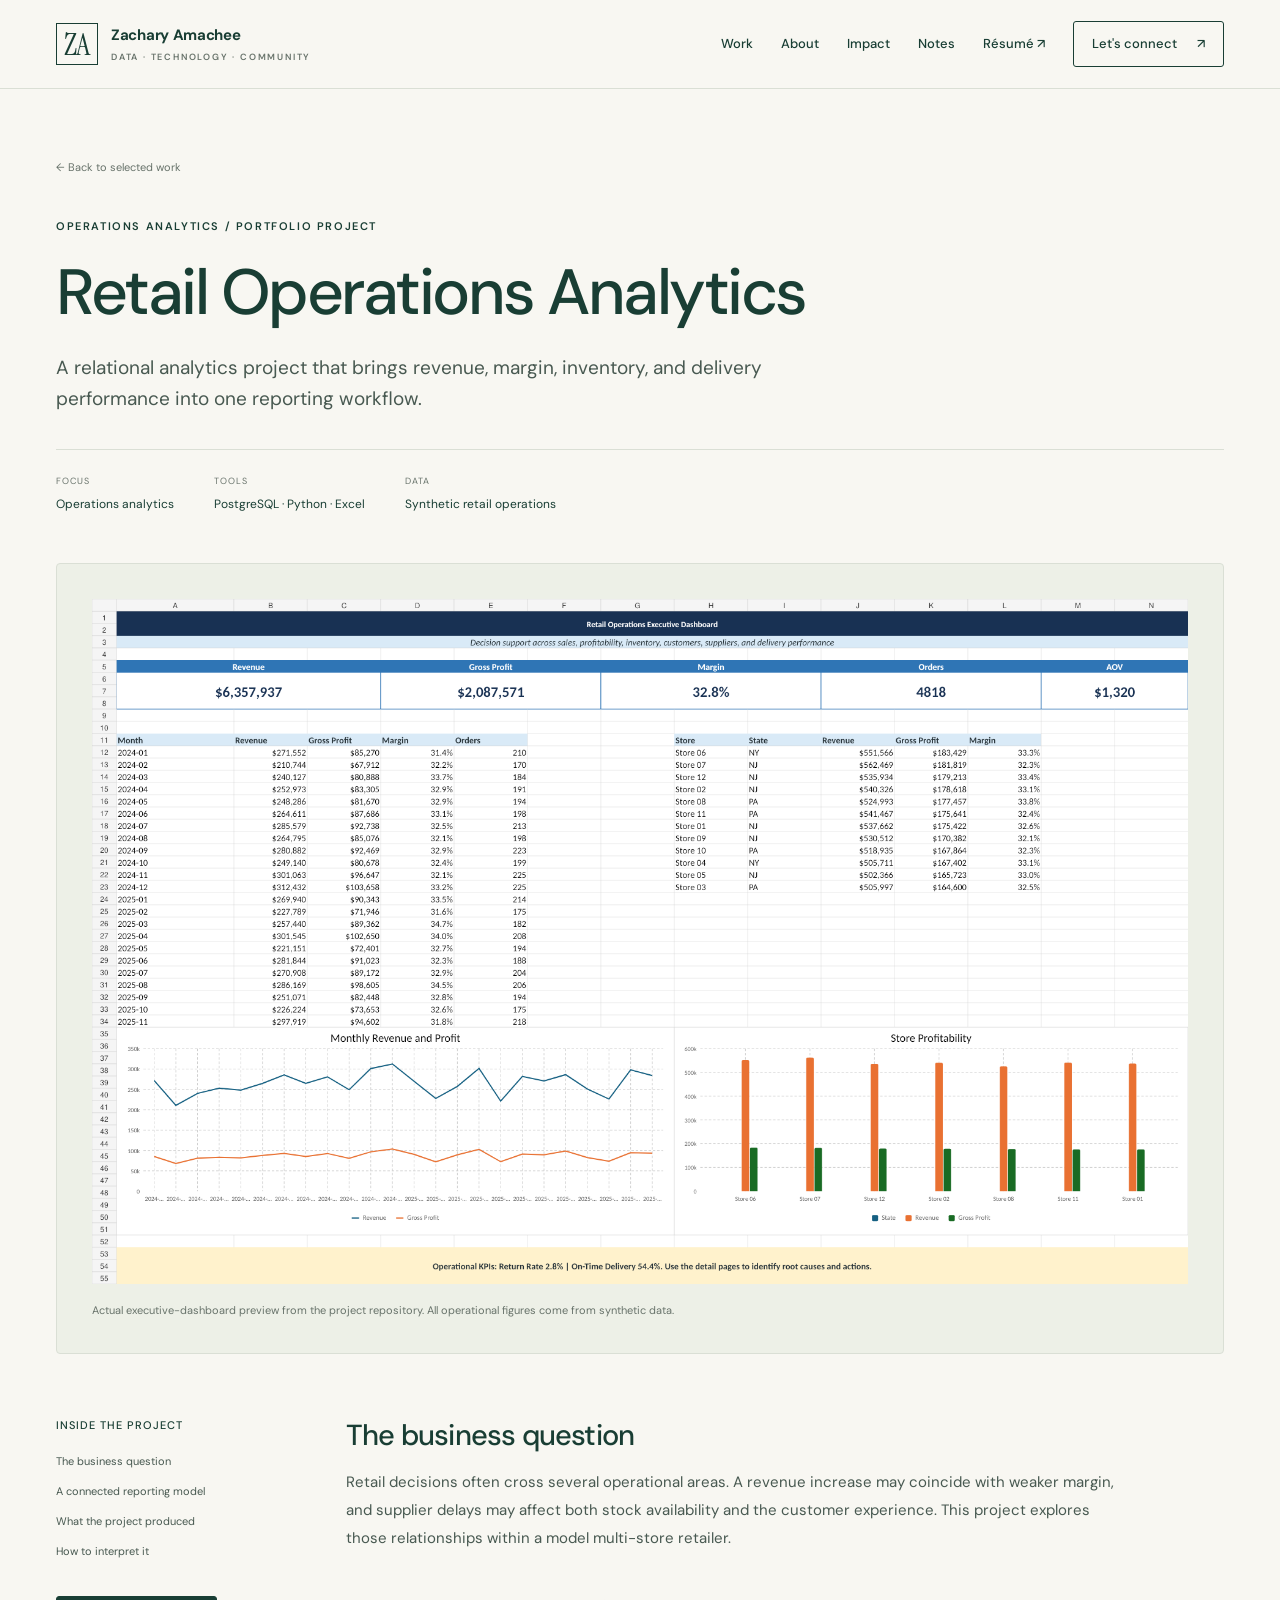
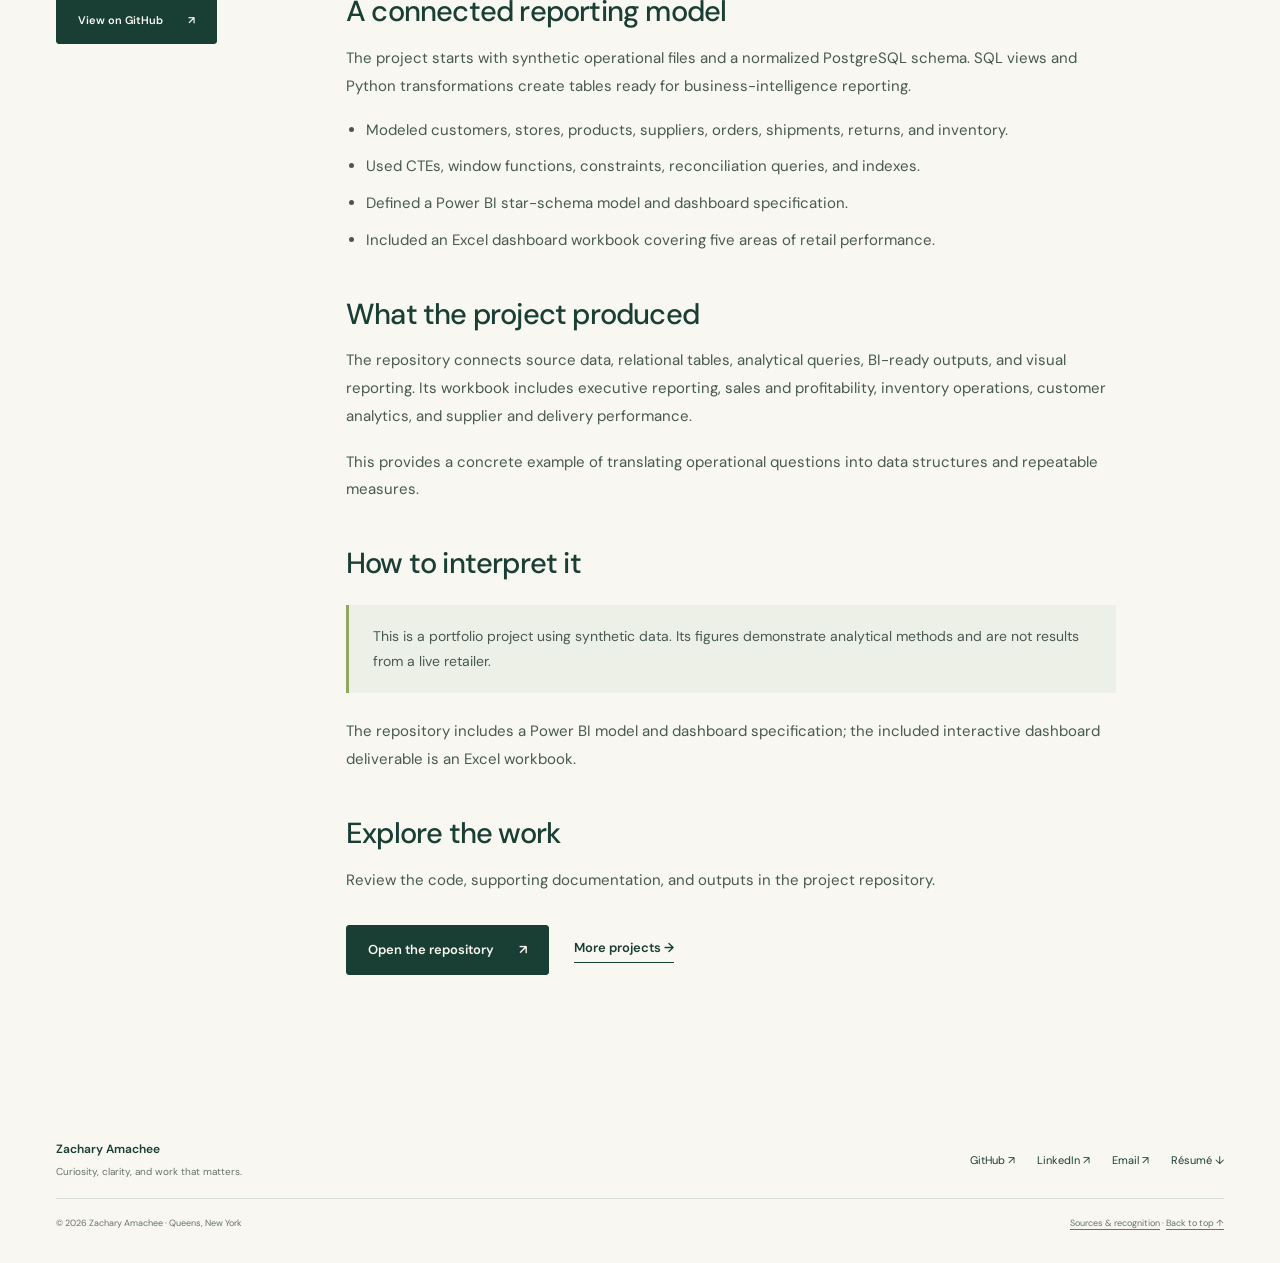
<file: work/retail-operations.html>
<!doctype html><html lang="en"><head><meta charset="utf-8"><meta name="viewport" content="width=device-width,initial-scale=1"><title>Retail Operations Analytics | Zachary Amachee</title><meta name="description" content="A connected view of sales, inventory, customers, and supplier performance for a model multi-store retailer."><meta name="theme-color" content="#193e34"><link rel="canonical" href="https://zachetc.github.io/work/retail-operations.html"><meta property="og:type" content="website"><meta property="og:title" content="Retail Operations Analytics | Zachary Amachee"><meta property="og:description" content="A connected view of sales, inventory, customers, and supplier performance for a model multi-store retailer."><meta property="og:url" content="https://zachetc.github.io/work/retail-operations.html"><meta property="og:image" content="https://zachetc.github.io/assets/social-card.png"><meta name="twitter:card" content="summary_large_image"><link rel="icon" href="/assets/favicon.svg" type="image/svg+xml"><link rel="stylesheet" href="/styles.css"><script type="application/ld+json">{"@context": "https://schema.org", "@type": "Person", "name": "Zachary Amachee", "url": "https://zachetc.github.io", "sameAs": ["https://github.com/Zachetc", "https://www.linkedin.com/in/zacharyamachee/"], "email": "mailto:zamachee1@gmail.com", "alumniOf": [{"@type": "CollegeOrUniversity", "name": "Baruch College"}, {"@type": "CollegeOrUniversity", "name": "Queensborough Community College"}]}</script><script defer src="/app.js"></script></head><body><a class="skip" href="#main">Skip to content</a><header class="site-header"><div class="container header-inner">
    <a class="brand" href="/" aria-label="Zachary Amachee home"><span class="monogram" aria-hidden="true">ZA</span><span>Zachary Amachee<small>Data · Technology · Community</small></span></a>
    <button class="menu-button" aria-controls="main-navigation" aria-expanded="false">Menu +</button>
    <nav class="desktop-nav" id="main-navigation" aria-label="Main navigation"><a href="/#work">Work</a><a href="/#about">About</a><a href="/#impact">Impact</a><a href="/#notes">Notes</a><a href="/assets/Zachary-Amachee-Resume.pdf" target="_blank" rel="noopener">Résumé ↗</a><a class="nav-contact" href="/#contact">Let's connect <span class="arrow" aria-hidden="true">↗</span></a></nav>
    </div></header><main id="main"><div class="container"><section class="page-hero"><a class="back-link" href="/#work">← Back to selected work</a><div class="eyebrow">Operations analytics / Portfolio project</div><h1>Retail Operations Analytics</h1><p class="lead">A relational analytics project that brings revenue, margin, inventory, and delivery performance into one reporting workflow.</p><div class="page-info"><div><small>Focus</small>Operations analytics</div><div><small>Tools</small>PostgreSQL · Python · Excel</div><div><small>Data</small>Synthetic retail operations</div></div></section><figure class="case-visual"><img src="/assets/retail-dashboard.png" alt="Actual Retail Operations Analytics executive dashboard, based on synthetic retail data." width="1200" height="850"><figcaption>Actual executive-dashboard preview from the project repository. All operational figures come from synthetic data.</figcaption></figure><div class="case-content"><aside class="case-sidebar"><div><h2>Inside the project</h2><a href="#question">The business question</a><a href="#approach">A connected reporting model</a><a href="#results">What the project produced</a><a href="#limits">How to interpret it</a><a class="button" href="https://github.com/Zachetc/Retail-Operations-Analytics" target="_blank" rel="noopener noreferrer">View on GitHub <span class="arrow" aria-hidden="true">↗</span></a></div></aside><article class="case-article"><section id="question"><h2>The business question</h2><p>Retail decisions often cross several operational areas. A revenue increase may coincide with weaker margin, and supplier delays may affect both stock availability and the customer experience. This project explores those relationships within a model multi-store retailer.</p></section><section id="approach"><h2>A connected reporting model</h2><p>The project starts with synthetic operational files and a normalized PostgreSQL schema. SQL views and Python transformations create tables ready for business-intelligence reporting.</p><ul><li>Modeled customers, stores, products, suppliers, orders, shipments, returns, and inventory.</li><li>Used CTEs, window functions, constraints, reconciliation queries, and indexes.</li><li>Defined a Power BI star-schema model and dashboard specification.</li><li>Included an Excel dashboard workbook covering five areas of retail performance.</li></ul></section><section id="results"><h2>What the project produced</h2><p>The repository connects source data, relational tables, analytical queries, BI-ready outputs, and visual reporting. Its workbook includes executive reporting, sales and profitability, inventory operations, customer analytics, and supplier and delivery performance.</p><p>This provides a concrete example of translating operational questions into data structures and repeatable measures.</p></section><section id="limits"><h2>How to interpret it</h2><div class="callout">This is a portfolio project using synthetic data. Its figures demonstrate analytical methods and are not results from a live retailer.</div><p>The repository includes a Power BI model and dashboard specification; the included interactive dashboard deliverable is an Excel workbook.</p></section><section><h2>Explore the work</h2><p>Review the code, supporting documentation, and outputs in the project repository.</p><div class="actions"><a class="button" href="https://github.com/Zachetc/Retail-Operations-Analytics" target="_blank" rel="noopener noreferrer">Open the repository <span class="arrow" aria-hidden="true">↗</span></a><a class="text-link" href="/#work">More projects →</a></div></section></article></div></div></main><footer class="site-footer"><div class="container"><div class="footer-top"><div class="footer-name">Zachary Amachee<small>Curiosity, clarity, and work that matters.</small></div><div class="footer-links"><a class="" href="https://github.com/Zachetc" target="_blank" rel="noopener noreferrer">GitHub <span class="arrow" aria-hidden="true">↗</span></a><a class="" href="https://www.linkedin.com/in/zacharyamachee/" target="_blank" rel="noopener noreferrer">LinkedIn <span class="arrow" aria-hidden="true">↗</span></a><a href="mailto:zamachee1@gmail.com">Email ↗</a><a href="/assets/Zachary-Amachee-Resume.pdf" download>Résumé ↓</a></div></div><div class="footer-bottom"><span>© 2026 Zachary Amachee · Queens, New York</span><span><a href="/sources.html">Sources &amp; recognition</a> · <a href="#main">Back to top ↑</a></span></div></div></footer></body></html>
</file>
<file: styles.css>
@import url('/assets/fonts.css');
:root{--paper:#f8f7f2;--ink:#193e34;--body:#485951;--muted:#68736b;--line:#dadfd5;--light:#edf0e7;--green:#254e3e;--lime:#d9ecaf;--white:#fff;--serif:'Instrument Serif',Georgia,serif;--sans:'DM Sans',Arial,sans-serif}
*{box-sizing:border-box}html{scroll-behavior:smooth;scroll-padding-top:100px}body{margin:0;background:var(--paper);color:var(--ink);font-family:var(--sans);font-size:16px;line-height:1.65;-webkit-font-smoothing:antialiased}a{color:inherit;text-decoration:none}button{font:inherit}button,a{-webkit-tap-highlight-color:transparent}button{cursor:pointer}img{display:block;width:100%;height:auto}svg{display:block}h1,h2,h3,p,figure{margin:0}h1,h2,h3{font-weight:500;line-height:1.13}p+p{margin-top:18px}::selection{background:var(--lime);color:var(--ink)}:focus-visible{outline:3px solid #8a9c45;outline-offset:5px}a:hover .arrow,.text-link:hover .arrow{transform:translate(3px,-3px)}.arrow{display:inline-block;transition:transform .2s}.container{width:min(1200px,calc(100% - 112px));margin:auto}.skip{position:absolute;top:-100px;left:16px;z-index:99;background:var(--ink);color:white;padding:10px 18px}.skip:focus{top:10px}.site-header{position:sticky;top:0;z-index:20;background:rgba(248,247,242,.96);backdrop-filter:blur(16px);border-bottom:1px solid var(--line)}.header-inner{height:88px;display:flex;align-items:center;justify-content:space-between;gap:24px}.brand{display:flex;gap:13px;align-items:center;font-weight:650;font-size:15px;letter-spacing:-.3px}.monogram{font:31px/1 var(--serif);border:1px solid var(--ink);width:42px;height:42px;display:grid;place-items:center}.brand small{display:block;font-size:9px;font-weight:550;letter-spacing:1.8px;text-transform:uppercase;margin-top:2px;color:var(--muted)}.desktop-nav{display:flex;align-items:center;gap:28px;font-size:13px;font-weight:500}.desktop-nav>a:not(.nav-contact):hover{color:#6a7e33}.nav-contact{padding:11px 18px;border:1px solid var(--ink);border-radius:3px;display:flex;gap:20px;align-items:center}.nav-contact:hover{background:var(--ink);color:var(--paper)}.menu-button{display:none;background:none;border:1px solid var(--line);padding:8px 12px;border-radius:3px;color:var(--ink)}.eyebrow{font-size:11px;font-weight:600;letter-spacing:1.6px;text-transform:uppercase;display:flex;align-items:center;gap:10px}.dot{width:6px;height:6px;border-radius:50%;background:#6c8547;box-shadow:0 0 0 4px #6c854711;flex-shrink:0}.hero{padding:78px 0 60px}.hero-grid{display:grid;grid-template-columns:1.3fr 1fr;gap:68px;align-items:center}.hero h1{font-size:clamp(52px,5.5vw,79px);letter-spacing:-4px;margin:26px 0 23px;line-height:1.05}.hero h1 em{font-family:var(--serif);font-weight:400;letter-spacing:-1.8px}.hero-copy>p{font-size:17px;line-height:1.8;max-width:535px;color:var(--body)}.hero-copy>p strong{font-weight:600;color:var(--ink)}.actions{display:flex;align-items:center;gap:25px;flex-wrap:wrap;margin-top:31px}.button{display:inline-flex;align-items:center;justify-content:center;gap:25px;min-height:48px;padding:13px 21px;font-size:13px;font-weight:550;border:1px solid var(--ink);border-radius:3px;background:var(--ink);color:var(--paper);transition:background .2s,transform .2s}.button:hover{background:#315d48;transform:translateY(-2px)}.button.secondary{background:transparent;color:var(--ink)}.button.secondary:hover{background:var(--light)}.text-link{font-size:13px;font-weight:550;display:inline-flex;gap:17px;align-items:center;border-bottom:1px solid currentColor;padding-bottom:4px}.hero-footnote{font-size:11px;letter-spacing:.1px;margin-top:31px;color:var(--muted)}.hero-showcase{position:relative;padding:24px 0 16px}.hero-showcase:before{content:'';position:absolute;inset:0 -15px 0 15px;background:#e3e9d7;border-radius:4px;transform:rotate(4deg)}.feature-panel{position:relative;display:block;background:var(--ink);color:var(--paper);padding:25px 25px 21px;border-radius:4px;box-shadow:0 12px 30px #233d2b10;transition:transform .3s}.feature-panel:hover{transform:translateY(-4px)}.feature-top{display:flex;justify-content:space-between;font-size:9px;letter-spacing:1.5px;color:#dae5d7}.feature-stats{display:flex;justify-content:space-between;align-items:end;margin:23px 0}.feature-number{font-size:45px;line-height:1;letter-spacing:-2px}.feature-number small{display:block;font-size:10px;color:#b9c9b9;line-height:1.6;letter-spacing:.2px;margin-top:6px}.feature-quarters{font-size:11px;color:#b9c9b9;text-align:right}.feature-preview{overflow:hidden;border-radius:2px;background:white;aspect-ratio:1.7}.feature-preview img{height:100%;object-fit:cover;object-position:top}.feature-bottom{display:flex;justify-content:space-between;align-items:center;margin-top:19px}.feature-bottom strong{font-size:15px;font-weight:500}.feature-bottom small{display:block;font-size:10px;color:#bccdbf;margin-top:2px}.round-arrow{display:grid;place-items:center;width:33px;height:33px;border:1px solid #7d9b86;border-radius:50%;flex-shrink:0}.hero-bottom{display:flex;align-items:center;justify-content:space-between;margin-top:70px;border-top:1px solid var(--line);padding-top:26px;gap:28px}.hero-bottom>p{font-size:10px;letter-spacing:1px;text-transform:uppercase;color:var(--muted);max-width:145px}.credential{display:flex;align-items:center;gap:12px;font-size:12px}.credential .credential-symbol{font:29px var(--serif);color:#6b7e4e}.credential small{display:block;color:var(--muted);font-size:10px}.section{padding:92px 0;scroll-margin-top:80px}.section-head{display:flex;justify-content:space-between;align-items:end;gap:40px;margin-bottom:34px}.section h2{font-size:clamp(35px,3.6vw,49px);letter-spacing:-1.8px;margin-top:16px}.section h2 em{font-family:var(--serif);font-weight:400}.section-intro{color:var(--body);max-width:355px;font-size:14px}.work{border-top:1px solid var(--line)}.filter-bar{display:flex;align-items:center;gap:8px;margin:29px 0 28px}.filter{border:1px solid var(--line);border-radius:30px;padding:8px 18px;font-size:11px;background:transparent;color:var(--body)}.filter[aria-pressed=true]{background:var(--ink);border-color:var(--ink);color:var(--paper)}.filter:hover{border-color:var(--ink)}.filter-count{margin-left:auto;font-size:10px;letter-spacing:1px;text-transform:uppercase;color:var(--muted)}.project-grid{display:grid;grid-template-columns:1fr 1fr;gap:40px 28px}.project-card[hidden]{display:none}.project-image{position:relative;display:block;overflow:hidden;height:310px;background:#e6eadd;padding:32px;border-radius:4px}.project-image img{height:100%;object-fit:contain;box-shadow:0 7px 22px #193e3413;transition:transform .4s}.project-image:hover img{transform:scale(1.025)}.project-image.bank{background:#e7ecdf}.project-image.retail{background:#eee5d7}.project-image.crisis{background:#e4e9ed}.project-image.crisis img{box-shadow:none}.project-number{position:absolute;left:14px;top:12px;font-size:10px;color:#65715f}.card-meta{display:flex;gap:7px;flex-wrap:wrap;margin:20px 0 12px}.tag{font-size:9px;letter-spacing:.5px;text-transform:uppercase;color:var(--muted);padding:3px 8px;border:1px solid var(--line);border-radius:2px}.project-card h3{font-size:24px;letter-spacing:-.5px;display:flex;justify-content:space-between;gap:16px}.project-card h3 a{width:100%;display:flex;justify-content:space-between;gap:16px}.project-card h3 .arrow{font-size:19px}.project-card p{font-size:13px;color:var(--body);margin-top:11px;max-width:485px}.card-detail{display:flex;align-items:center;justify-content:space-between;margin-top:17px;padding-top:13px;border-top:1px solid var(--line);gap:18px;font-size:10px;color:var(--muted)}.card-detail a{color:var(--ink);font-weight:550}.nyc-art{height:100%;display:grid;grid-template-columns:1fr 1fr;gap:11px;color:#fff}.nyc-art .nyc-main{background:#284b40;border-radius:3px;padding:25px;display:flex;flex-direction:column;justify-content:space-between}.nyc-art .nyc-main span{font-size:10px;text-transform:uppercase;letter-spacing:1.5px}.nyc-art .nyc-main b{font:76px/1 var(--serif);font-weight:400}.nyc-art .nyc-main small{font-size:11px;color:#e4ead5}.nyc-art .nyc-topics{display:flex;flex-direction:column;justify-content:center;background:#f9faf6;padding:20px;color:var(--ink);gap:18px;border-radius:3px}.nyc-topics span{font-size:12px;display:flex;justify-content:space-between;border-bottom:1px solid var(--line);padding-bottom:10px}.nyc-topics small{font-size:9px;text-transform:uppercase;letter-spacing:1px}.about{background:var(--ink);color:var(--paper)}.about-grid{display:grid;grid-template-columns:.9fr 1.25fr;gap:95px}.about .eyebrow{color:#c2d59e}.about h2{font-size:48px;max-width:420px}.about p{color:#d0dacf;font-size:15px;line-height:1.85}.about .about-lead{color:var(--paper);font-size:23px;line-height:1.55;font-weight:400;margin-bottom:20px}.about .text-link{margin-top:25px;color:#dcebb9}.education{margin-top:41px;border-top:1px solid #527061}.education-row{padding:17px 0;display:flex;justify-content:space-between;gap:25px;border-bottom:1px solid #527061;font-size:12px}.education-row strong{font-weight:500}.education-row small{display:block;font-size:10px;color:#bcccbc;margin-top:4px}.education-row>span{font-size:11px;color:#bdd0bd;white-space:nowrap}.skills{display:grid;grid-template-columns:1fr 1fr 1fr;gap:35px;border-top:1px solid #527061;padding-top:34px;margin-top:58px}.skills h3{font-size:14px;margin-bottom:11px}.skills p{font-size:12px;line-height:1.9;color:#bcccbc}.skills .skill-label{display:block;font-size:10px;color:#d5e5b3;margin-bottom:13px}.impact-top{display:grid;grid-template-columns:1.05fr .95fr;gap:65px;margin:40px 0}.impact-feature{background:var(--light);border-radius:4px;padding:36px}.impact-feature .big-number{font:104px/.95 var(--serif);margin:20px 0 12px}.impact-feature .big-number span{font:13px var(--sans);color:var(--body);margin-left:8px}.impact-feature h3{font-size:25px;letter-spacing:-.6px}.impact-feature p{font-size:13px;color:var(--body);margin-top:16px}.source-link{display:inline-flex;align-items:center;gap:15px;font-size:11px;font-weight:550;border-bottom:1px solid var(--line);padding-bottom:3px;margin-top:19px}.impact-stories{display:flex;flex-direction:column;justify-content:space-between}.impact-story{padding:7px 0 26px;border-bottom:1px solid var(--line)}.impact-story+.impact-story{padding-top:24px}.impact-story .eyebrow{font-size:9px;color:var(--muted);margin-bottom:12px}.impact-story h3{font-size:23px;letter-spacing:-.6px}.impact-story p{font-size:13px;color:var(--body);margin-top:12px}.honors{display:grid;grid-template-columns:repeat(4,1fr);border:1px solid var(--line);border-radius:4px;margin-top:40px}.honor{padding:24px;border-right:1px solid var(--line)}.honor:last-child{border:0}.honor small{font-size:9px;letter-spacing:1px;color:var(--muted);text-transform:uppercase}.honor h3{font-size:16px;line-height:1.4;margin:12px 0 7px}.honor p{font-size:11px;color:var(--body)}.honor a{display:inline-block;font-size:10px;margin-top:13px;border-bottom:1px solid var(--line)}.experience{border-top:1px solid var(--line);padding-top:80px}.experience-grid{display:grid;grid-template-columns:.8fr 1.35fr;gap:90px}.experience h2{font-size:43px}.experience .section-intro{margin-top:22px}.experience-list{border-top:1px solid var(--line)}.experience-row{padding:24px 0;border-bottom:1px solid var(--line)}.experience-meta{display:flex;justify-content:space-between;gap:15px;font-size:10px;color:var(--muted);margin-bottom:10px}.experience-row h3{font-size:21px;letter-spacing:-.4px}.experience-row p{font-size:12px;color:var(--body);margin-top:11px}.experience-row strong{font-weight:600}.notes{background:#edf0e7}.notes-grid{display:grid;grid-template-columns:repeat(3,1fr);gap:30px}.note-card{display:flex;flex-direction:column;border-top:1px solid #aebaa6;padding-top:22px;min-height:235px}.note-card .eyebrow{font-size:9px;color:var(--muted)}.note-card h3{font:33px/1.14 var(--serif);margin:20px 0 14px;max-width:290px}.note-card p{font-size:12px;color:var(--body);margin-bottom:22px}.note-card .text-link{margin-top:auto;align-self:start;font-size:11px}.next{padding-bottom:0}.next-grid{display:grid;grid-template-columns:1fr 1.1fr;gap:85px}.next h2{font-size:48px}.goal{padding:20px 0;border-top:1px solid var(--line);display:flex;gap:22px}.goal>span{font:28px var(--serif);color:#789052}.goal h3{font-size:17px;margin-bottom:8px}.goal p{font-size:12px;color:var(--body)}.contact{padding:80px 0 35px}.contact-inner{background:#dce6cb;border-radius:4px;padding:48px 52px;display:flex;align-items:center;justify-content:space-between;gap:40px}.contact h2{font:50px/1.1 var(--serif);letter-spacing:-1px;margin-top:16px}.contact p{font-size:13px;color:var(--body);margin-top:15px;max-width:470px}.contact-actions{flex-shrink:0;display:flex;align-items:start;flex-direction:column;gap:16px}.contact-actions>a:not(.button){font-size:12px;border-bottom:1px solid #a9b69d}.copy-button{border:0;background:none;color:var(--ink);font-size:10px;padding:0;text-decoration:underline;text-underline-offset:4px}.site-footer{padding:24px 0 32px}.footer-top{display:flex;justify-content:space-between;align-items:center;padding:18px 0;gap:25px}.footer-name{font-size:12px;font-weight:600}.footer-name small{font-weight:400;display:block;font-size:10px;color:var(--muted);margin-top:4px}.footer-links{display:flex;gap:22px;font-size:11px}.footer-links a:hover{text-decoration:underline}.footer-bottom{display:flex;justify-content:space-between;gap:24px;border-top:1px solid var(--line);padding-top:17px;font-size:9px;color:var(--muted)}.footer-bottom a{text-decoration:underline;text-underline-offset:3px}.page-hero{padding:64px 0 48px}.back-link{font-size:11px;display:inline-flex;gap:12px;color:var(--muted);margin-bottom:41px}.page-hero h1{font-size:clamp(44px,5vw,70px);letter-spacing:-2.5px;max-width:900px;margin:22px 0}.page-hero .lead{font-size:19px;line-height:1.65;color:var(--body);max-width:790px}.page-info{display:flex;gap:40px;margin-top:35px;padding-top:24px;border-top:1px solid var(--line);font-size:12px;flex-wrap:wrap}.page-info small{display:block;font-size:9px;text-transform:uppercase;letter-spacing:1px;color:var(--muted);margin-bottom:6px}.case-visual{padding:35px;background:var(--light);border:1px solid var(--line);border-radius:4px}.case-visual img{max-height:780px;object-fit:contain}.case-visual figcaption{font-size:11px;line-height:1.5;color:var(--muted);margin-top:18px}.case-visual .nyc-art{height:380px;max-width:750px;margin:auto}.case-visual .nyc-main b{font-size:125px}.case-content{display:grid;grid-template-columns:210px 1fr;gap:80px;padding:65px 0 80px}.case-sidebar{font-size:11px}.case-sidebar>div{position:sticky;top:130px}.case-sidebar h2{font-size:11px;text-transform:uppercase;letter-spacing:1px;margin-bottom:20px}.case-sidebar a{display:block;margin:12px 0;color:var(--body)}.case-sidebar .button{margin-top:24px;display:inline-flex;color:var(--paper);font-size:11px}.case-article{max-width:770px}.case-article section{margin-bottom:43px;scroll-margin-top:120px}.case-article h2{font-size:29px;letter-spacing:-.8px;margin-bottom:17px}.case-article p,.case-article li{color:var(--body);font-size:15px;line-height:1.85}.case-article li+li{margin-top:9px}.case-article ul{padding-left:20px}.callout{border-left:3px solid #90a85f;padding:19px 24px;background:var(--light);margin:25px 0;font-size:14px;line-height:1.8;color:var(--body)}.metric-row{display:grid;grid-template-columns:repeat(3,1fr);gap:12px;margin:25px 0}.metric{background:var(--light);padding:22px}.metric b{font-size:32px;font-weight:500;letter-spacing:-1px;display:block}.metric span{font-size:11px;color:var(--body);display:block;margin-top:5px}.prose-wrap{max-width:740px;margin:0 auto;padding-bottom:80px}.prose-wrap h2{font-size:27px;letter-spacing:-.5px;margin:38px 0 16px}.prose-wrap p{font-size:17px;color:var(--body);line-height:1.9}.prose-wrap .source-link{font-size:12px}.prose-wrap .intro-paragraph{font-size:22px;color:var(--ink);line-height:1.6}.note-hero{max-width:860px;margin:auto;text-align:center}.note-hero .eyebrow{justify-content:center}.note-hero h1{font-family:var(--serif);font-weight:400;font-size:72px;letter-spacing:-1px}.note-hero .lead{margin:0 auto}.note-divider{height:1px;background:var(--line);margin:5px auto 45px;width:80px}.source-list{display:grid;grid-template-columns:1fr 1fr;gap:28px;padding:5px 0 70px}.source-item{border-top:1px solid var(--line);padding-top:24px}.source-item h2{font-size:21px;line-height:1.35}.source-item p{font-size:13px;margin-top:13px;color:var(--body)}.source-item a{overflow-wrap:anywhere}.sr-only{position:absolute;width:1px;height:1px;padding:0;margin:-1px;overflow:hidden;clip:rect(0,0,0,0);white-space:nowrap;border:0}
@media(min-width:1550px){.container{width:1280px}.hero h1{font-size:84px}.project-image{height:345px}}
@media(max-width:1100px){.container{width:calc(100% - 64px)}.hero-grid{gap:40px}.hero h1{font-size:61px;letter-spacing:-3px}.desktop-nav{gap:19px}.brand small{display:none}.hero-bottom{gap:15px}.credential{font-size:11px}.about-grid,.experience-grid,.next-grid{gap:45px}.about h2{font-size:43px}.impact-top{gap:30px}.project-image{height:280px;padding:27px}.honor{padding:19px}.case-content{gap:40px}.contact-inner{padding:38px}.hero-showcase:before{right:-8px}}
@media(max-width:800px){.header-inner{height:74px}.menu-button{display:block}.desktop-nav{display:none;position:absolute;top:73px;left:0;right:0;background:var(--paper);border-bottom:1px solid var(--line);padding:24px 32px;align-items:stretch;gap:18px;flex-direction:column}.desktop-nav.open{display:flex}.nav-contact{align-self:start}.hero{padding:49px 0 40px}.hero-grid{grid-template-columns:1fr;gap:38px}.hero h1{font-size:67px;max-width:680px}.hero-copy>p{max-width:620px}.hero-showcase{max-width:560px;width:100%;margin:0 auto;padding:10px 0}.feature-panel{padding:24px}.feature-preview{aspect-ratio:2.1}.hero-bottom{margin-top:43px;display:grid;grid-template-columns:1fr 1fr;gap:25px}.hero-bottom>p{max-width:none}.section{padding:65px 0}.section-head{gap:25px}.section h2{font-size:39px}.section-intro{font-size:13px;max-width:270px}.project-image{height:230px;padding:22px}.nyc-art{gap:7px}.nyc-art .nyc-main{padding:15px}.nyc-art .nyc-main b{font-size:54px}.nyc-art .nyc-topics{padding:12px;gap:10px}.nyc-topics span{font-size:10px}.about-grid,.experience-grid,.next-grid{grid-template-columns:1fr;gap:30px}.about h2{max-width:600px}.about .about-lead{font-size:22px}.skills{margin-top:36px;gap:22px}.impact-top{grid-template-columns:1fr 1fr;gap:25px}.impact-feature{padding:26px}.impact-feature .big-number{font-size:78px}.impact-feature .big-number span{display:block;margin-top:8px;margin-left:0}.impact-story h3{font-size:21px}.honors{grid-template-columns:1fr 1fr}.honor:nth-child(2){border-right:0}.honor:nth-child(-n+2){border-bottom:1px solid var(--line)}.notes-grid{gap:22px}.note-card h3{font-size:28px}.contact-inner{flex-direction:column;align-items:start;gap:30px}.contact-actions{flex-direction:row;align-items:center;flex-wrap:wrap;gap:20px}.contact h2{font-size:43px}.case-content{grid-template-columns:1fr}.case-sidebar{display:none}.page-hero{padding-top:40px}.page-hero h1{font-size:52px}.note-hero h1{font-size:60px}.prose-wrap{width:calc(100% - 80px)}.footer-links{gap:15px}}
@media(max-width:540px){.container{width:calc(100% - 40px)}.brand{font-size:13px}.monogram{width:37px;height:37px;font-size:27px}.hero h1{font-size:52px;letter-spacing:-2.5px;line-height:1.08}.hero h1 em{letter-spacing:-1px}.eyebrow{font-size:9px;letter-spacing:1.2px}.hero-copy>p{font-size:15px}.actions{gap:19px}.button{font-size:12px;padding:12px 17px;gap:18px}.text-link{font-size:12px}.hero-footnote{font-size:10px}.hero-showcase:before{inset:0 0 0 10px;transform:rotate(3deg)}.feature-panel{padding:22px}.feature-number{font-size:40px}.hero-bottom{gap:22px 14px}.hero-bottom>p{font-size:9px}.credential{gap:9px;font-size:10px}.credential small{font-size:9px}.section-head{display:block}.section-intro{max-width:none;margin-top:22px}.section h2{font-size:36px;letter-spacing:-1.1px}.filter{padding:7px 14px;font-size:10px}.filter-count{font-size:8px;letter-spacing:.5px}.project-grid{grid-template-columns:1fr;gap:32px}.project-image{height:270px;padding:30px}.project-card h3{font-size:23px}.project-card p{font-size:13px}.nyc-art .nyc-main{padding:20px}.nyc-art .nyc-main b{font-size:69px}.nyc-art .nyc-topics{padding:16px}.nyc-topics span{font-size:12px}.about .about-lead{font-size:21px}.about p{font-size:14px}.education-row{font-size:11px}.skills{grid-template-columns:1fr;gap:26px}.skills .skill-label{display:inline;margin-right:10px}.skills h3{display:inline}.skills p{margin-top:10px}.impact-top{grid-template-columns:1fr;gap:24px}.impact-feature .big-number{font-size:91px}.impact-feature .big-number span{display:inline;font-size:12px}.impact-story{padding-bottom:23px}.honors{margin-top:26px}.honor{padding:19px 15px}.honor h3{font-size:14px}.experience-row h3{font-size:20px}.experience-meta{font-size:9px}.notes-grid{grid-template-columns:1fr;gap:32px}.note-card{min-height:0}.note-card h3{font-size:34px;max-width:340px;margin-top:15px}.note-card p{font-size:13px}.contact{padding-top:48px}.contact-inner{padding:30px 24px}.contact h2{font-size:40px}.contact-actions{gap:17px}.contact-actions>a:not(.button){font-size:11px}.footer-top{align-items:start;flex-direction:column;gap:22px}.footer-links{gap:24px}.footer-bottom{font-size:8px;gap:13px}.page-hero h1{font-size:43px;letter-spacing:-1.5px}.page-hero .lead{font-size:17px}.page-info{gap:23px;font-size:11px}.back-link{margin-bottom:30px}.case-visual{padding:15px}.case-visual .nyc-art{height:250px}.case-visual .nyc-main b{font-size:85px}.case-content{padding-top:40px}.case-article p,.case-article li{font-size:14px}.metric-row{gap:6px}.metric{padding:15px 10px}.metric b{font-size:24px}.metric span{font-size:9px}.note-hero h1{font-size:49px;letter-spacing:-.8px}.prose-wrap{width:calc(100% - 40px)}.prose-wrap p{font-size:16px}.prose-wrap .intro-paragraph{font-size:21px}.source-list{grid-template-columns:1fr}.source-item h2{font-size:20px}}
.hero h1{font-size:clamp(52px,5.1vw,72px)}
@media(min-width:1550px){.hero h1{font-size:76px}}
@media(max-width:1100px){.hero h1{font-size:61px}}
@media(max-width:800px){.hero h1{font-size:clamp(52px,8.4vw,67px)}}
@media(max-width:540px){.hero h1{font-size:clamp(36px,10vw,52px);letter-spacing:-2px}}
@media(prefers-reduced-motion:reduce){html{scroll-behavior:auto}*,*:before,*:after{transition:none!important;animation:none!important}}

/* 2026 career-focused portfolio refresh */
.hero-proofline{background:#102b28;color:#f6f6e9;overflow:hidden}.hero-proofline .feature-top,.hero-proofline .feature-bottom{color:#f4f7ec}.hero-proofline .feature-bottom small{color:#b5cfc3}.proofline-showcase{padding:30px 27px 26px;background:radial-gradient(ellipse at 85% 5%,rgba(145,201,152,.2),transparent 55%),#102b28;min-height:290px}.proofline-signal{font-size:10px;letter-spacing:.16em;color:#c6ddcd}.signal-dot{display:inline-block;width:8px;height:8px;border-radius:50%;background:#a4dfaa;margin-right:7px;box-shadow:0 0 15px #a4dfaa}.proofline-big{font-size:clamp(60px,8vw,100px);line-height:1.25;font-weight:600;letter-spacing:-.08em;margin-top:12px}.proofline-big small{font-size:13px;letter-spacing:0;font-weight:400;color:#c6ddcd;margin-left:12px}.proofline-track{height:9px;border-radius:20px;background:#3b5950;overflow:hidden}.proofline-track span{display:block;background:#a5d8a8;height:100%}.proofline-split{display:flex;justify-content:space-between;font-size:12px;color:#c5dfce;margin-top:9px}.proofline-grid{display:grid;grid-template-columns:repeat(3,1fr);gap:8px;margin-top:26px}.proofline-grid div{border:1px solid #436358;border-radius:7px;padding:12px 9px;color:#9fbaa9;font-size:9px;letter-spacing:.09em}.proofline-grid strong{display:block;color:#fff;font-size:15px;letter-spacing:0;margin-top:8px}.proofline-disclaimer{color:#a9c2b0;font-size:11px;margin-top:14px}.proofline-art{background:radial-gradient(circle at 90% 10%,#35615a,transparent 48%),#112e2d;color:#f2f8f0}.proofline-art-inner{padding:38px 30px 28px;min-height:260px;display:flex;flex-direction:column;justify-content:space-between}.proofline-art-kicker{color:#b8d3c2;font-size:10px;letter-spacing:.14em}.proofline-art-inner>strong{font-size:clamp(27px,3vw,40px);letter-spacing:-.05em;line-height:1.15}.proofline-art-steps{display:flex;flex-wrap:wrap;gap:8px}.proofline-art-steps span{font-size:9px;letter-spacing:.08em;border:1px solid #54796b;border-radius:5px;padding:7px}.proofline-art-metrics{display:flex;gap:35px}.proofline-art-metrics div{display:flex;flex-direction:column}.proofline-art-metrics b{font-size:25px}.proofline-art-metrics small{color:#c2d5c6}.project-card-featured{position:relative}.project-card-featured:before{content:'NEW';position:absolute;top:-11px;right:15px;z-index:2;background:#d8e7b7;color:#173a2e;font-size:10px;letter-spacing:.12em;font-weight:700;padding:6px 12px;border-radius:30px}.project-card[hidden]{display:none!important}.case-visual.proofline-case{background:#102b28;padding:40px 30px;color:white}.proofline-case .proofline-art-inner{max-width:850px;margin:auto;min-height:330px}.proofline-case .proofline-art-inner>strong{font-size:clamp(42px,6vw,78px)}@media(max-width:650px){.proofline-showcase{padding:20px 17px}.proofline-big small{display:block;margin-left:0;margin-top:5px}.proofline-grid{gap:4px}.proofline-grid div{padding:9px 6px}.proofline-grid strong{font-size:12px}.proofline-art-inner{padding:28px 18px}.proofline-art-steps span{font-size:8px}}
</file>
